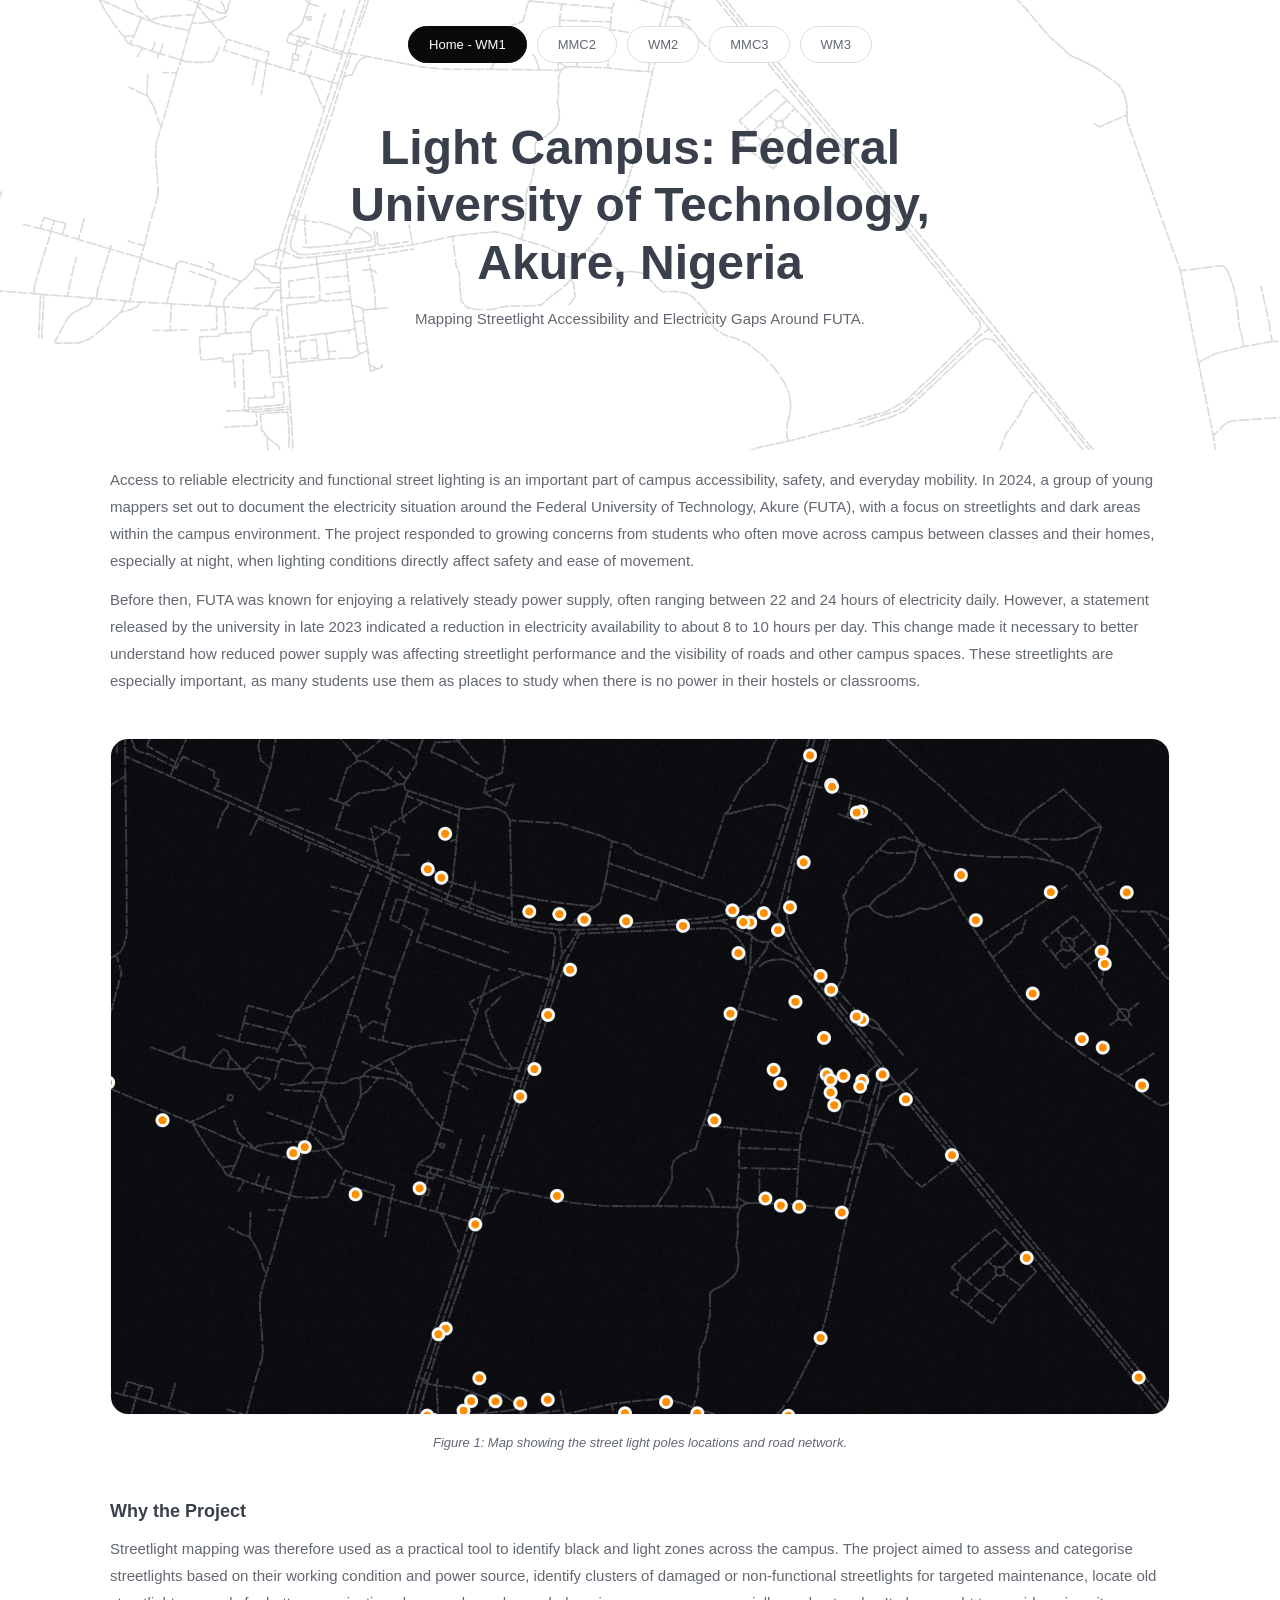
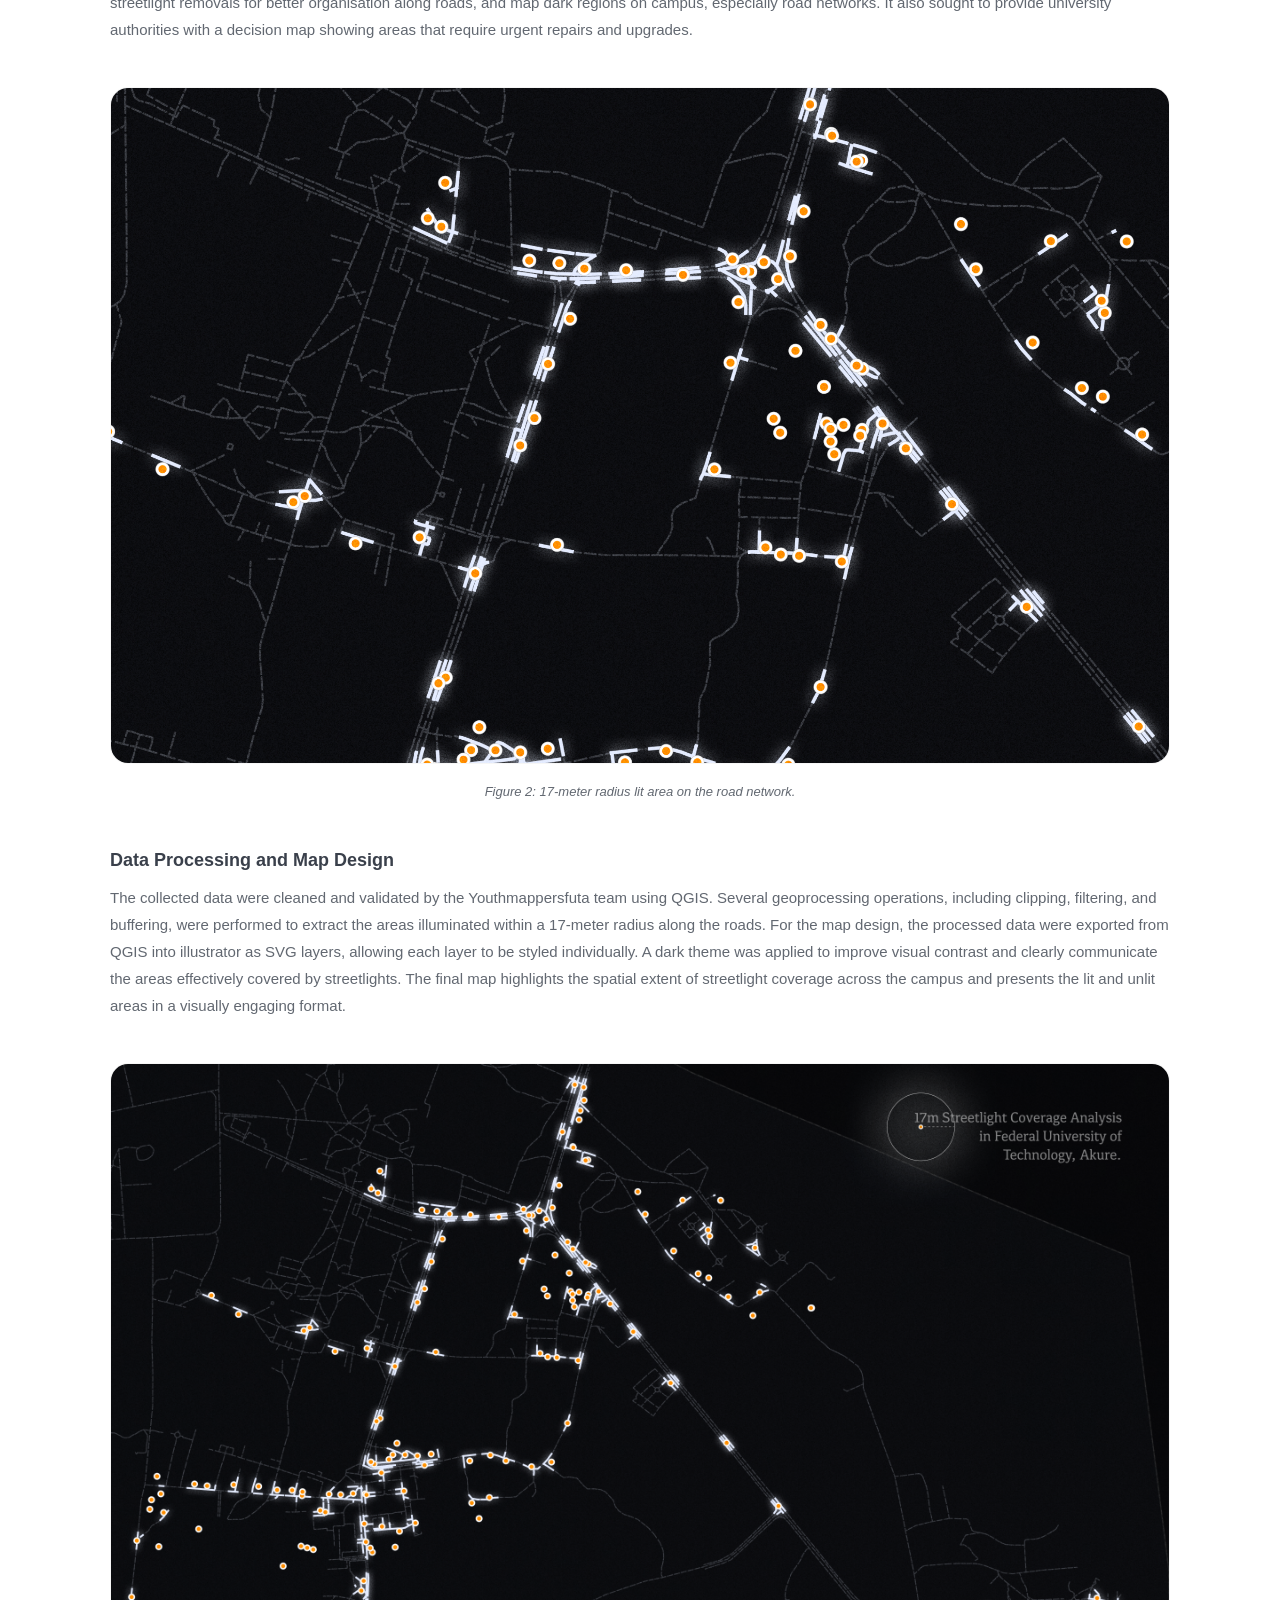
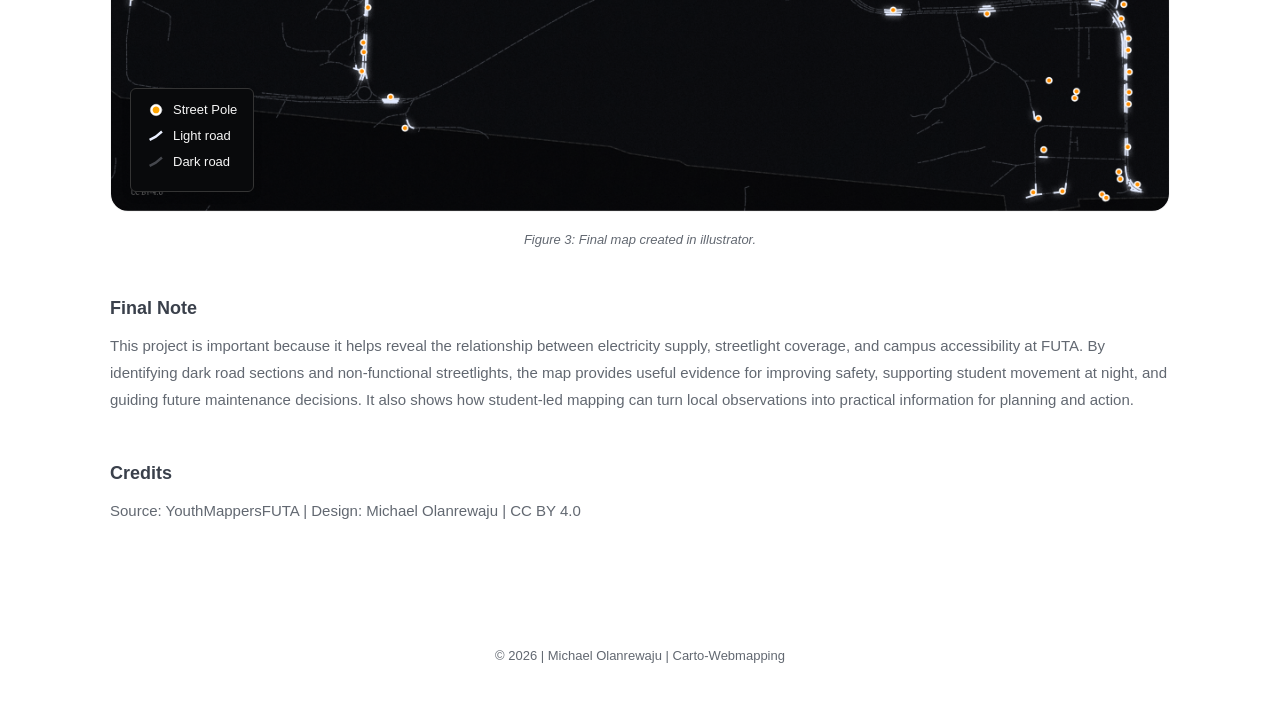
<file: index.html>
<!doctype html>
<html>

<head>
    <meta charset="utf-8" />
    <meta name="viewport" content="width=device-width, initial-scale=1.0" />
    <title>Carto-Webmapping</title>
    <link rel="stylesheet" href="style.css" />
    <link rel="icon" type="image/jpg" href="image/Favicon.png" />
</head>

<body>
    <header>
        <nav class="navigation">
            <!--the navigation does not have to be in the header, it can also be placed somewhere else-->
            <ul>
                <!--the navigation items correspond with the upcomming assignments and you fill the pages progressively-->
                <!--Home - WM1-->
                <li><a href="index.html" class="active">Home - WM1</a></li>
                <!--SVG - MMC2-->
                <li><a href="mmc2.html">MMC2</a></li>
                <!--Static map and Leaflet map - WM2-->
                <li><a href="wm2.html">WM2</a></li>
                <!--Responsive - MMC3-->
                <li><a href="mmc3.html">MMC3</a></li>
                <!--Basemap - WM3-->
                <li><a href="wm3.html">WM3</a></li>
            </ul>
        </nav>
    </header>

    <main>
        <!--Hero section-->
        <section class="hero-index">
            <div class="hero-content">
                <h1>
                    Light Campus: Federal University of Technology, Akure, Nigeria
                </h1>
                <p>
                    Mapping Streetlight Accessibility and Electricity Gaps Around FUTA.
                </p>
            </div>
        </section>


        <!--Content sections for introduction text-->
        <section class="content-section">
            <div class="container">
                <p>Access to reliable electricity and functional street lighting is an important part of campus
                    accessibility, safety, and everyday mobility. In 2024, a group of young mappers set out to document
                    the electricity situation around the Federal University of Technology, Akure (FUTA), with a focus on
                    streetlights and dark areas within the campus environment. The project responded to growing concerns
                    from students who often move across campus between classes and their homes, especially at night,
                    when lighting conditions directly affect safety and ease of movement.</p>
                <p>Before then, FUTA was known for enjoying a relatively steady power supply, often ranging between 22
                    and 24 hours of electricity daily. However, a statement released by the university in late 2023
                    indicated a reduction in electricity availability to about 8 to 10 hours per day. This change made
                    it necessary to better understand how reduced power supply was affecting streetlight performance and
                    the visibility of roads and other campus spaces. These streetlights are especially important, as
                    many students use them as places to study when there is no power in their hostels or classrooms.</p>
            </div>
        </section>

        <!--Introduction image section-->
        <section class="content-section">
            <div class="container">
                <figure>
                    <img src="image/map2.jpg"
                        alt="Figure 1: Map showing the street light poles locations and road network.">
                    <figcaption>Figure 1: Map showing the street light poles locations and road network.</figcaption>
                </figure>
            </div>
        </section>

        <!--Why the project section-->
        <section class="content-section">
            <div class="container">
                <h3>Why the Project</h3>
                <p>Streetlight mapping was therefore used as a practical tool to identify black and light zones across
                    the campus. The project aimed to assess and categorise streetlights based on their working condition
                    and power source, identify clusters of damaged or non-functional streetlights for targeted
                    maintenance, locate old streetlight removals for better organisation along roads, and map dark
                    regions on campus, especially road networks. It also sought to provide university authorities with a
                    decision map showing areas that require urgent repairs and upgrades.
                </p>
            </div>
        </section>

        <!--Introduction image section-->
        <section class="content-section">
            <div class="container">
                <figure>
                    <img src="image/map1.jpg" alt="Figure 2: 17-meter radius lit area on the road network.">
                    <figcaption>Figure 2: 17-meter radius lit area on the road network.</figcaption>
                </figure>
            </div>
        </section>

        <!--Data processing and map design section-->
        <section class="content-section">
            <div class="container">
                <h3>Data Processing and Map Design</h3>
                <p>The collected data were cleaned and validated by the Youthmappersfuta team using QGIS. Several
                    geoprocessing operations, including clipping, filtering, and buffering, were performed to extract
                    the areas illuminated within a 17-meter radius along the roads.
                    For the map design, the processed data were exported from QGIS into illustrator as SVG layers,
                    allowing
                    each layer to be styled individually. A dark theme was applied to improve visual contrast and
                    clearly communicate the areas effectively covered by streetlights. The final map highlights the
                    spatial extent of streetlight coverage across the campus and presents the lit and unlit areas in a
                    visually engaging format.
                </p>
            </div>
        </section>


        <!--Map container-->
        <section class="content-section">

            <!-- The map container placed inside the legend -->
            <div class="map-container">
                <figure>
                    <img src="image/StreetLight-FUTA.png" class="styled-map" alt="FUTA Project Image">
                    <figcaption>Figure 3: Final map created in illustrator.
                    </figcaption>
                </figure>


                <!--Legend container -->
                <div class="map-legend">
                    <div class="legend-item">
                        <img src="image/Pole.svg" class="legend-svg">
                        <span class="label">Street Pole</span>
                    </div>

                    <!-- second legend item -->
                    <div class="legend-item">
                        <img src="image/Light pole.svg" class="legend-svg">
                        <span class="label">Light road</span>
                    </div>
                    <!-- Third legend item -->
                    <div class="legend-item">
                        <img src="image/Dark Pole.svg" class="legend-svg">
                        <span class="label">Dark road</span>
                    </div>
                </div>


            </div>
        </section>


        <!--Final Note Section-->
        <section class="content-section">
            <div class="container">
                <h3>Final Note</h3>
                <p>This project is important because it helps reveal the relationship between electricity supply,
                    streetlight coverage, and campus accessibility at FUTA. By identifying dark road sections and
                    non-functional streetlights, the map provides useful evidence for improving safety, supporting
                    student movement at night, and guiding future maintenance decisions. It also shows how student-led
                    mapping can turn local observations into practical information for planning and action.
                </p>
            </div>
        </section>

        <!--Credit section-->
        <section class="content-section">
            <div class="container">
                <h3>Credits</h3>
                <p>Source: YouthMappersFUTA | Design: Michael Olanrewaju | CC BY 4.0 </p>
        </section>
    </main>

    <!--Footer section-->
    <footer>
        <div class="footer-content" <p>&copy; 2026 | Michael Olanrewaju | Carto-Webmapping</p>
        </div>
    </footer>
</body>

</html>
</file>
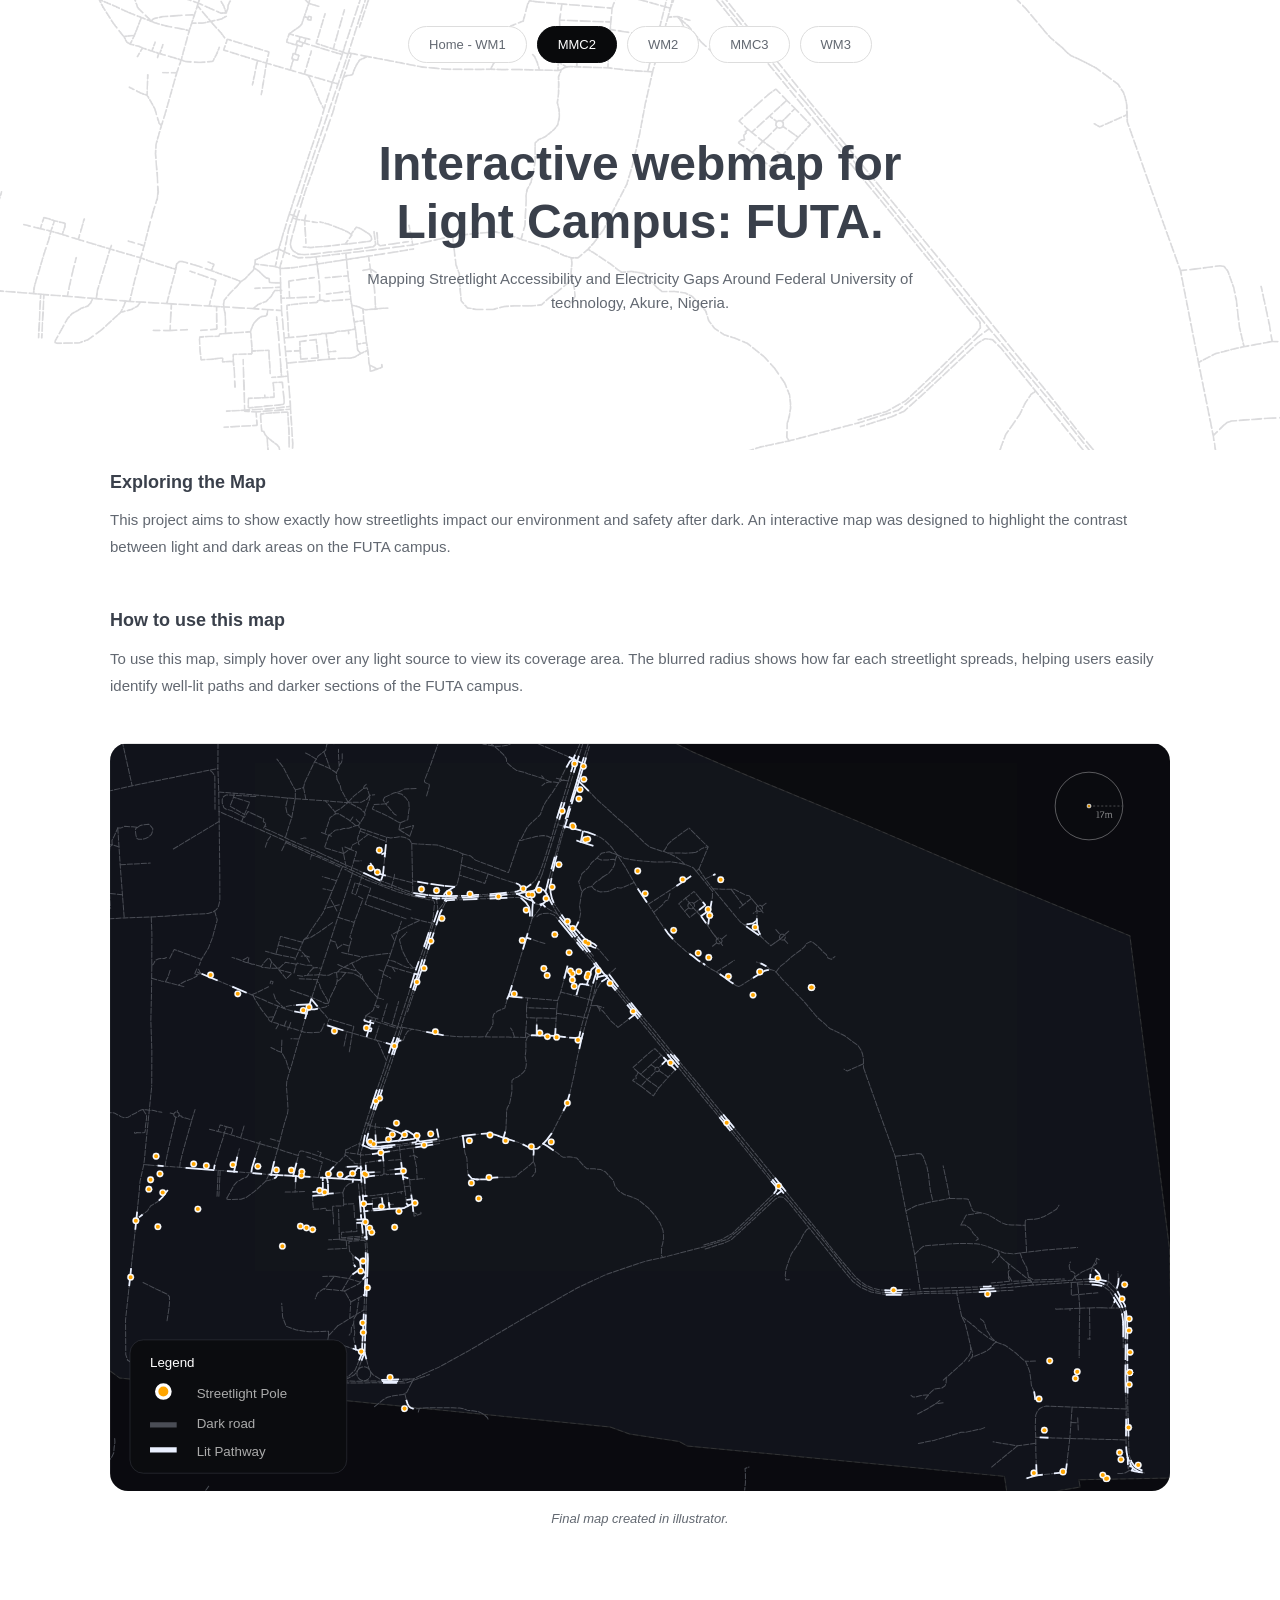
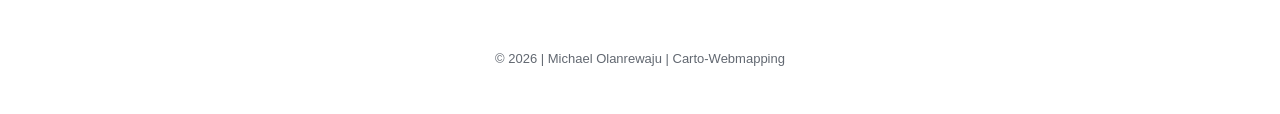
<file: mmc2.html>
<!doctype html>
<html>

<head>
    <meta charset="utf-8" />
    <meta name="viewport" content="width=device-width, initial-scale=1.0" />
    <title>Carto-Webmapping</title>
    <link rel="stylesheet" href="style.css" />
    <link rel="icon" type="image/jpg" href="image/Favicon.png" />
</head>

<body>
    <header>
        <nav class="navigation">
            <!--the navigation does not have to be in the header, it can also be placed somewhere else-->
            <ul>
                <!--the navigation items correspond with the upcomming assignments and you fill the pages progressively-->
                <!--Home - WM1-->
                <li><a href="index.html">Home - WM1</a></li>
                <!--SVG - MMC2-->
                <li><a href="mmc2.html" class="active">MMC2</a></li>
                <!--Static map and Leaflet map - WM2-->
                <li><a href="wm2.html">WM2</a></li>
                <!--Responsive - MMC3-->
                <li><a href="mmc3.html">MMC3</a></li>
                <!--Basemap - WM3-->
                <li><a href="wm3.html">WM3</a></li>
            </ul>
        </nav>
    </header>
    <main>
        <!--Hero section-->
        <section class="hero-index">
            <div class="hero-content">
                <h1>Interactive webmap for Light Campus: FUTA.</h1>
                <p>
                    Mapping Streetlight Accessibility and Electricity Gaps Around
                    Federal University of technology, Akure, Nigeria.
                </p>
            </div>
        </section>

        <!--Explore the map-->
        </section>
        <section class="content-section">
            <div class="container">
                <h3>Exploring the Map</h3>
                <p> This project aims to show exactly how streetlights impact our environment and safety after
                    dark. An interactive map was designed to highlight the contrast between light and dark areas on the
                    FUTA
                    campus. </p>
        </section>

        <!--How to use this map-->
        <section class="content-section">
            <div class="container">
                <h3>How to use this map</h3>
                <p> To use this map, simply hover over any light source to view its coverage area. The blurred radius
                    shows how far each streetlight spreads, helping users easily identify well-lit paths and darker
                    sections of the FUTA campus.</p>
        </section>


        <!--Map container-->
        <section class="content-section">

            <!-- The map container placed inside the legend -->
            <div class="map-container">
                <svg id="Layer_1" data-name="Layer 1" xmlns="http://www.w3.org/2000/svg"
                    xmlns:xlink="http://www.w3.org/1999/xlink" viewBox="0 0 3179 2245">
                    <defs>
                        <clipPath id="clip-path">
                            <rect x="0.22" y="3.14" width="3178.56" height="2238.71" fill="none" />
                        </clipPath>
                    </defs>
                    <rect id="BG" x="0.19" y="2.7" width="3178.81" height="2242.3" fill="#0b0c0f" />
                    <g id="Boundary_Area" data-name="Boundary Area">
                        <g clip-path="url(#clip-path)">
                            <g>
                                <g opacity="0.2">
                                    <path
                                        d="M3240.47,2184l-37.8,37.38-19.37-16.93-277.63,5.16,3.79,22-216.81,36.54-10.05-68.7-951.72-91.3-23.55-13.06-149.07-22.73-58.28-21L29.11,1904.54-185,1746.7V-224H1194.13l117.06,45.75L1603.1-46,1748,27.17,1906,95.28,2250.37,238.1l399.25,171.18,409.12,169L3177.5,1516l12.58,626.31Z"
                                        fill="#222732" stroke="#7d7d7d" stroke-width="3" stroke-dasharray="16 8"
                                        fill-rule="evenodd" />
                                </g>
                                <g opacity="0.2">
                                    <path
                                        d="M3240.47,2184l-37.8,37.38-19.37-16.93-277.63,5.16,3.79,22-216.81,36.54-10.05-68.7-951.72-91.3-23.55-13.06-149.07-22.73-58.28-21L29.11,1904.54-185,1746.7V-224H1194.13l117.06,45.75L1603.1-46,1748,27.17,1906,95.28,2250.37,238.1l399.25,171.18,409.12,169L3177.5,1516l12.58,626.31Z"
                                        fill="none" stroke="#7d7d7d" stroke-width="4" />
                                </g>
                            </g>
                        </g>
                    </g>
                    <g id="_17m_circle" data-name="17m circle">
                        <path d="M2936.34,189H3036" fill="none" stroke="#fff" stroke-dasharray="6.08 6.08" />
                        <path d="M2943,189.14a6.89,6.89,0,1,1-6.89-6.9A6.9,6.9,0,0,1,2943,189.14Z" fill="#fff"
                            stroke="#d4d4d4" stroke-linecap="square" stroke-linejoin="bevel" stroke-width="0.51"
                            fill-rule="evenodd" />
                        <path d="M2940.13,189A4.09,4.09,0,1,1,2936,185,4.09,4.09,0,0,1,2940.13,189Z" fill="orange"
                            fill-rule="evenodd" />
                        <circle cx="2936" cy="189" r="101.5" fill="#0d0f12" fill-opacity="0.41" stroke="#fff" />
                    </g>
                    <g id="Darkroad">
                        <g clip-path="url(#clip-path)">
                            <g>
                                <rect width="3178.56" height="2244.8" fill="none" />
                                <path
                                    d="M101.37,1264.29,90,1314.71l-1.42,15.48-1,15.67L74.79,1469.34,46.58,1729.73l.68,104.3,5.37,16.5"
                                    fill="none" stroke="#4a4d55" stroke-linecap="round" stroke-linejoin="bevel"
                                    stroke-width="3" stroke-dasharray="16 5" />
                                <path
                                    d="M123.68,522l1.93,50.23-.37,80.4.18,14.41-.59,38.43-.29,38.63-2.06,88.29,3,92.38-.43,104.48"
                                    fill="none" stroke="#4a4d55" stroke-linecap="round" stroke-linejoin="bevel"
                                    stroke-width="3" stroke-dasharray="16 5" />
                                <path d="M116.61,1265.8l-15.24-1.51,2.4-19.65,2.39-28.26,11.6-114.69,7.34-72.45"
                                    fill="none" stroke="#4a4d55" stroke-linecap="round" stroke-linejoin="bevel"
                                    stroke-width="3" stroke-dasharray="16 5" />
                                <path
                                    d="M14.11,2086l.66,11.44-2.4,15.13-1.09,16-5.66,12.53-10,13.37-8,18.35,1.09,18.78-.44,19.65-7.82,13.38-6.75,2.16L-34,2242.09l-3.47,8-.44,5.62-1.09,7.56"
                                    fill="none" stroke="#4a4d55" stroke-linecap="round" stroke-linejoin="bevel"
                                    stroke-width="3" stroke-dasharray="16 5" />
                                <path d="M171.08,1732.58l5.39-34.38,1.94-19.55-.16-18.34-6.91-7.19-34-15.93-42.17-21.08"
                                    fill="none" stroke="#4a4d55" stroke-linecap="round" stroke-linejoin="bevel"
                                    stroke-width="3" stroke-dasharray="16 5" />
                                <path d="M88.83,1421.2l24.24-18.84,8.5-13.81,22.07-13.45,15-14.9,13.21-17.58"
                                    fill="none" stroke="#4a4d55" stroke-linecap="round" stroke-linejoin="bevel"
                                    stroke-width="3" stroke-dasharray="16 5" />
                                <path
                                    d="M99.2,1099.17l3.26,6,3.26,5,3.28,4.32.86,8.86-1.3,10.56-1.52,9.93-.88,7.56V1160l-1.74,8-8,.86H88.31l-9.14-.86-2.82,4.53-3-4.74"
                                    fill="none" stroke="#4a4d55" stroke-linecap="round" stroke-linejoin="bevel"
                                    stroke-width="3" stroke-dasharray="16 5" />
                                <path
                                    d="M-11.32,1109.69l3.46,1.13,3.26-.21,4.79-2.16,4.13.22H8.46l3.47.64,5.67,2.81,5,2.81,5.46,2.37,4.34,3.24,8.93,3,6.08-.65,6.32-.65,5.22-2.59,4.79-3.67,12.18-5.39,6.53-4.54,10.88-5.39,5.88-1.51,9.13,1.07,9.43,1.45,1.9.29,7-.44,7.84,1.51,8.26,2.6,12.88,1.91"
                                    fill="none" stroke="#4a4d55" stroke-linecap="round" stroke-linejoin="bevel"
                                    stroke-width="3" stroke-dasharray="16 5" />
                                <path
                                    d="M884.45,1951.77l4.79,20.51,3.47,10.47,4.58,7.56,4.57,3.34,6.53,2.48,9.9.42,9.42-1,4.84-.51,28.83-1.51,30,.23h36.14l21.21.64,10.45,2.27,11.74,4.1,5,1,5.21.48,6.55.6,15.89,2.27,9.35,3.88,9.68,5.51,9.25,8.85,1.88,4.26"
                                    fill="none" stroke="#4a4d55" stroke-linecap="round" stroke-linejoin="bevel"
                                    stroke-width="3" stroke-dasharray="16 5" />
                                <path d="M924.46,2006.7l3.25-11.15" fill="none" stroke="#4a4d55" stroke-linecap="round"
                                    stroke-linejoin="bevel" stroke-width="3" stroke-dasharray="16 5" />
                                <path
                                    d="M905.08,1917.71l-14.22,28-6.41,6-6.19,2.38-28.51,3.44-17.85,4.55-14.15,8.42L790,1993.28"
                                    fill="none" stroke="#4a4d55" stroke-linecap="round" stroke-linejoin="bevel"
                                    stroke-width="3" stroke-dasharray="16 5" />
                                <path d="M529.44,1903.43l-31.89,60.65" fill="none" stroke="#4a4d55"
                                    stroke-linecap="round" stroke-linejoin="bevel" stroke-width="3"
                                    stroke-dasharray="16 5" />
                                <path
                                    d="M533.32,1913l18.91,1.93,16.93,1.72h54.55l100,2.63,82.22-.38,81.47.76,70.47-25.55"
                                    fill="none" stroke="#4a4d55" stroke-linecap="round" stroke-linejoin="bevel"
                                    stroke-width="3" stroke-dasharray="16 5" />
                                <path d="M910,1907.91l-5,9.8" fill="none" stroke="#4a4d55" stroke-linecap="round"
                                    stroke-linejoin="bevel" stroke-width="3" stroke-dasharray="16 5" />
                                <path d="M678,1907.78l17.54,5.81,60.62.4,6-.68,113.11,1.49,23.35-7.25" fill="none"
                                    stroke="#4a4d55" stroke-linecap="round" stroke-linejoin="bevel" stroke-width="3"
                                    stroke-dasharray="16 5" />
                                <path
                                    d="M781.35,1897.57l.91-6.38-1.1-6.27-3-5.76-4.33-4.3-5.42-2.88-6-1.2-6.1.59-5.68,2.3-4.76,3.83-3.81,5.83-1.65,6.75.68,6.89,2.92,6.31,4.85,5,6.25,3.13,7,1.9,6.26-2.17,5.7-3.08,4.47-4.68Z"
                                    fill="none" stroke="#4a4d55" stroke-linecap="round" stroke-linejoin="bevel"
                                    stroke-width="3" stroke-dasharray="16 5" />
                                <path d="M516.41,1911.27l16.91,1.72" fill="none" stroke="#4a4d55" stroke-linecap="round"
                                    stroke-linejoin="bevel" stroke-width="3" stroke-dasharray="16 5" />
                                <path d="M910.4,1907.2l-.36.71" fill="none" stroke="#4a4d55" stroke-linecap="round"
                                    stroke-linejoin="bevel" stroke-width="3" stroke-dasharray="16 5" />
                                <path
                                    d="M759.53,1747.54l-3.23,62.91,1.15,15.5-21.82,54.11-22.69,21.37-22.68.28-34.76,1.7-42.77.86"
                                    fill="none" stroke="#4a4d55" stroke-linecap="round" stroke-linejoin="bevel"
                                    stroke-width="3" stroke-dasharray="16 5" />
                                <path
                                    d="M758.62,1206.4l-7.54,26,.19,5.75.78,23.5,0,7.56.23,5.79.57,14,.86,21.72,4.73,48.91,2.31,23.87,2,20.9,2.27,23.4,2.77,28.65,1.59,25,.33,5.13,3.87,61L771,1612l-2.18,59.58-2.17,67.34-3,88.5"
                                    fill="none" stroke="#4a4d55" stroke-linecap="round" stroke-linejoin="bevel"
                                    stroke-width="3" stroke-dasharray="16 5" />
                                <path d="M757.45,1826l-20.32-7.14-27.85-8.63-23.5-10.36-26.55-2.59-7.4.86" fill="none"
                                    stroke="#4a4d55" stroke-linecap="round" stroke-linejoin="bevel" stroke-width="3"
                                    stroke-dasharray="16 5" />
                                <path d="M730.6,1741.1l3.49,28.07L731,1786.86l5.23,23.32.87,8.63" fill="none"
                                    stroke="#4a4d55" stroke-linecap="round" stroke-linejoin="bevel" stroke-width="3"
                                    stroke-dasharray="16 5" />
                                <path d="M682.92,1748l-27.61,29.8-3.47,20.29-23.08,8.63" fill="none" stroke="#4a4d55"
                                    stroke-linecap="round" stroke-linejoin="bevel" stroke-width="3"
                                    stroke-dasharray="16 5" />
                                <path d="M739.42,1713.7l-7.51,11.86-1.31,15.54-6.53,12.09-.87,15.11-6.09,7.77"
                                    fill="none" stroke="#4a4d55" stroke-linecap="round" stroke-linejoin="bevel"
                                    stroke-width="3" stroke-dasharray="16 5" />
                                <path
                                    d="M703.5,1643.43l44.36-22.22,3.36-4.21,15.07-18.79-2.55,56.39-2.07,45.58-2.14,47.36"
                                    fill="none" stroke="#4a4d55" stroke-linecap="round" stroke-linejoin="bevel"
                                    stroke-width="3" stroke-dasharray="16 5" />
                                <path d="M682.92,1748,719,1726.06l20.38-12.36,22.25-13.52" fill="none" stroke="#4a4d55"
                                    stroke-linecap="round" stroke-linejoin="bevel" stroke-width="3"
                                    stroke-dasharray="16 5" />
                                <path
                                    d="M719,1726.06l3-49.73-18.53-32.9-7.61-.76-52.61-5.27-3.13-.33-18.06,13.16-6.64,16.8"
                                    fill="none" stroke="#4a4d55" stroke-linecap="round" stroke-linejoin="bevel"
                                    stroke-width="3" stroke-dasharray="16 5" />
                                <path d="M739.42,1713.7l7.32-50.24" fill="none" stroke="#4a4d55" stroke-linecap="round"
                                    stroke-linejoin="bevel" stroke-width="3" stroke-dasharray="16 5" />
                                <path d="M722,1676.33l24.71-12.87,17-8.86" fill="none" stroke="#4a4d55"
                                    stroke-linecap="round" stroke-linejoin="bevel" stroke-width="3"
                                    stroke-dasharray="16 5" />
                                <path d="M695.89,1642.67l21.19-36,5.86-10L743.75,1582l9.27-.37" fill="none"
                                    stroke="#4a4d55" stroke-linecap="round" stroke-linejoin="bevel" stroke-width="3"
                                    stroke-dasharray="16 5" />
                                <path d="M751.22,1617l-34.14-10.33-43.91-7.74-29.89,38.47" fill="none" stroke="#4a4d55"
                                    stroke-linecap="round" stroke-linejoin="bevel" stroke-width="3"
                                    stroke-dasharray="16 5" />
                                <path d="M673.17,1598.93l-35.24.79" fill="none" stroke="#4a4d55" stroke-linecap="round"
                                    stroke-linejoin="bevel" stroke-width="3" stroke-dasharray="16 5" />
                                <path
                                    d="M718.2,1522.78l-1.75-20.51.11-7.13,15.24-1.7,11.69-.83,16-.6,5.29,0,1,16.24,1.09,16.62.23,17.7.42,29.25-.42,12.41-.44,6.15-.33,7.88"
                                    fill="none" stroke="#4a4d55" stroke-linecap="round" stroke-linejoin="bevel"
                                    stroke-width="3" stroke-dasharray="16 5" />
                                <path
                                    d="M766.62,1590.33l-3.82-2.81-9.78-5.94-1.2-10-1.31-10.79-1-5.82-3.49-4.55-10-7.54-8-6.59-4.13-5.18-1.63-4.54-3.58-.86-.44-2.9"
                                    fill="none" stroke="#4a4d55" stroke-linecap="round" stroke-linejoin="bevel"
                                    stroke-width="3" stroke-dasharray="16 5" />
                                <path d="M728,1536.26l.56,10,1.41,14.87,4.9,8.54" fill="none" stroke="#4a4d55"
                                    stroke-linecap="round" stroke-linejoin="bevel" stroke-width="3"
                                    stroke-dasharray="16 5" />
                                <path d="M769.39,1481.5l-35.95,4.3-45.55,2.53-32.15,1.8" fill="none" stroke="#4a4d55"
                                    stroke-linecap="round" stroke-linejoin="bevel" stroke-width="3"
                                    stroke-dasharray="16 5" />
                                <path
                                    d="M739.52,1439.13l15.45-.65,2.73,26.22.76,10.26-1.53,3.13-7.95,1-19.8,1.72-17.08,1.84L696.86,1484l-2.5-.65.12-11.44.21-4.64,17-.65,12.19-.76,15.46-.65,1.25-.26-1.15-18.52-.7-7.22Z"
                                    fill="none" stroke="#4a4d55" stroke-linecap="round" stroke-linejoin="bevel"
                                    stroke-width="3" stroke-dasharray="16 5" />
                                <path d="M723.85,1465.89l-.21-4.21" fill="none" stroke="#4a4d55" stroke-linecap="round"
                                    stroke-linejoin="bevel" stroke-width="3" stroke-dasharray="16 5" />
                                <path
                                    d="M733.53,1422.94l-1.94-31.51-.44-9.72-15.79.55-12.61.74-1.75-.21-.44,5.18-32.86,1.18.12,12.42,1.85,17.7,1.08,27.84"
                                    fill="none" stroke="#4a4d55" stroke-linecap="round" stroke-linejoin="bevel"
                                    stroke-width="3" stroke-dasharray="16 5" />
                                <path d="M765,1427.87l-11.36.83-16.92,1.2" fill="none" stroke="#4a4d55"
                                    stroke-linecap="round" stroke-linejoin="bevel" stroke-width="3"
                                    stroke-dasharray="16 5" />
                                <path d="M752.68,1417.76l1,10.94" fill="none" stroke="#4a4d55" stroke-linecap="round"
                                    stroke-linejoin="bevel" stroke-width="3" stroke-dasharray="16 5" />
                                <path d="M910.35,1408l1.09,5.19.32,5.83,6.32-1.74,5.43-2" fill="none" stroke="#4a4d55"
                                    stroke-linecap="round" stroke-linejoin="bevel" stroke-width="3"
                                    stroke-dasharray="16 5" />
                                <path
                                    d="M762.76,1404.47l9.62-.84,20.23-1.74,13.18-1.18,20.44-2.28,4.37-.32,8.09-.63,26.28-1.85h10.24l8.48-1.72,8.38-4.92,2.6-1.56"
                                    fill="none" stroke="#4a4d55" stroke-linecap="round" stroke-linejoin="bevel"
                                    stroke-width="3" stroke-dasharray="16 5" />
                                <path
                                    d="M781.16,1884.92l7.22,9.34,25.46,15.86,84.73-2.57,11.83-.36,26.38-13.27,49.83-22,91.41-50.51,168.21-99.29,156.25-88.5,83.18-38.57,42.62-14.8,77.55-26.09,51.82-11.11.91-.2,124.18-32.24,69.63-22.36,38.7-32.06,38.71-36,7.31-7.83,25.26-24,30.73-29.6,21.18-15.6"
                                    fill="none" stroke="#4a4d55" stroke-linecap="round" stroke-linejoin="bevel"
                                    stroke-width="3" stroke-dasharray="16 5" />
                                <path
                                    d="M412.43,1900l76.73,1.65,40.28,1.74,99.86,4.3,48.66,0,31.61,0,23.53-13,12.73-17.31,5.11-16.37,12.63-33.69,9.08,34.69,3.48,12.42,2,4.61"
                                    fill="none" stroke="#4a4d55" stroke-linecap="round" stroke-linejoin="bevel"
                                    stroke-width="3" stroke-dasharray="16 5" />
                                <path d="M708.4,1491.36,688,1490.18l-.06-1.85-2.45-89.78" fill="none" stroke="#4a4d55"
                                    stroke-linecap="round" stroke-linejoin="bevel" stroke-width="3"
                                    stroke-dasharray="16 5" />
                                <path d="M769.72,1486.63l-61.32,4.73,1.64,24-58.55,3.34" fill="none" stroke="#4a4d55"
                                    stroke-linecap="round" stroke-linejoin="bevel" stroke-width="3"
                                    stroke-dasharray="16 5" />
                                <path
                                    d="M1259.28,517.67V506l-2.61-13.81-8.26-12.53-14.36-13.8-6.54-2.16-14.36-.44L1075,468.89l-65.51,2.81-19.58,38.85-49.4,151.31-48.09,144"
                                    fill="none" stroke="#4a4d55" stroke-linecap="round" stroke-linejoin="bevel"
                                    stroke-width="3" stroke-dasharray="16 5" />
                                <path
                                    d="M908.13,449.26l16,2.69,24,3.56,26.87,2.8,25.35.54,21.22.55,23.06-.88,33.18-.86,20-1.83,32.33-1.94,37-3,26.22-2.05,23.83-2.81,18.28-6.58,13.92-5.94,13.6-9.93,12.85-11.86,10.34-18.15,9.57-24.27,7.82-23,8.6-27.41,8.93-28.05,2.4-5.73,6.08-21.58,5.34-20.19,12.73-40.58,6.19-20.4,10-33.34,10.63-35.21L1386,75.41l3-14.46.33-6.48.39-6.88,8.42-19.66,4.57-9.72,5.11-12.42,1.64-5.93"
                                    fill="none" stroke="#4a4d55" stroke-linecap="round" stroke-linejoin="bevel"
                                    stroke-width="3" stroke-dasharray="16 5" />
                                <path d="M1007.91,466l-11.5,20-12.84,16.84" fill="none" stroke="#4a4d55"
                                    stroke-linecap="round" stroke-linejoin="bevel" stroke-width="3"
                                    stroke-dasharray="16 5" />
                                <path d="M1000.33,458.85l2.72-6.36,7.84-8.1L1028,434.25l4.79-3.13" fill="none"
                                    stroke="#4a4d55" stroke-linecap="round" stroke-linejoin="bevel" stroke-width="3"
                                    stroke-dasharray="16 5" />
                                <path
                                    d="M1252.76-5.53l-21.32,4.32-17,2.15-11.33.43L1191.83,7l-11.33,1.3-12.18,1.3h-15.66l-32.21-6.06-16.54-7.33-14.36-2.6-7.39-3.44-6.54-3.89-14.36-3-10.45-.44L1043-19.36l-7.84-.42L1023-20.22l-7.84,1.74-8.69,4.32"
                                    fill="none" stroke="#4a4d55" stroke-linecap="round" stroke-linejoin="bevel"
                                    stroke-width="3" stroke-dasharray="16 5" />
                                <path
                                    d="M1323.49,285.1l-11.1-5.29-13.06-2.16-22.2,3-32.21,8.21-9.14,2.58-8.07.65-1.84,5.4L1195,388.79l-99-37.6-14-12-23.5-6.47"
                                    fill="none" stroke="#4a4d55" stroke-linecap="round" stroke-linejoin="bevel"
                                    stroke-width="3" stroke-dasharray="16 5" />
                                <path
                                    d="M1301.18,107l-37.53-11.55-10-2.91-8.93-3.89L1219,82.2l-9.57-6.91-15.56-13.16L1189.33,56l-.55-9.07-7.94-11.11-13.71-13.39L1152.66,9.58,1136.12-2.07l-12.41-10.58L1111-23.88l-6.31-6"
                                    fill="none" stroke="#4a4d55" stroke-linecap="round" stroke-linejoin="bevel"
                                    stroke-width="3" stroke-dasharray="16 5" />
                                <path
                                    d="M1126.11,881.06l1.41-2.86,3.15-6.32,8.89-12.09.8-1.07,5.66-9.4,3-10.35-1-16.2,3.27-9.93,5.82-4.75,5.18-4.2,21.75-8.75.9-3.39,5.86-22.18,1.13-4.32,3.42-6.31"
                                    fill="none" stroke="#4a4d55" stroke-linecap="round" stroke-linejoin="bevel"
                                    stroke-width="3" stroke-dasharray="16 5" />
                                <path
                                    d="M1265.9,526.29l-17,57.62-48.51,160.25-1.63,5.22-1.79,4.59-1.52,5,10.28,1.67,8.21.76,39.06,3.35,89.44,7.66"
                                    fill="none" stroke="#4a4d55" stroke-linecap="round" stroke-linejoin="bevel"
                                    stroke-width="3" stroke-dasharray="16 5" />
                                <path d="M1235.46,439.43l-3.16-6.69-4-6.8-6.7-3.78-5.48-2.16-4.21-.6" fill="none"
                                    stroke="#4a4d55" stroke-linecap="round" stroke-linejoin="bevel" stroke-width="3"
                                    stroke-dasharray="16 5" />
                                <path d="M1221.51,452.26l26.4,14,18.64,7" fill="none" stroke="#4a4d55"
                                    stroke-linecap="round" stroke-linejoin="bevel" stroke-width="3"
                                    stroke-dasharray="16 5" />
                                <path
                                    d="M1389.81,47.59,1383.1,52l-3.7,2.91-14.79,25.47-13.85,28.09-5.3,10.76-17.85,28.07-20.44,28.49-7.4,13.81-6.1,15.54-2.62,9.06-15.66,15.11-12.62,11.22-10.89,11.23-6.08,11.65-12.71,24.34-5.38,4.37"
                                    fill="none" stroke="#4a4d55" stroke-linecap="round" stroke-linejoin="bevel"
                                    stroke-width="3" stroke-dasharray="16 5" />
                                <path
                                    d="M1414.55,885.7l-8.7-.55-32.53-2-38.41-4.64-55.36-1.7L1268,876.4l-6.63.55-4.86,1.9-4.64,3.07-6,1.51"
                                    fill="none" stroke="#4a4d55" stroke-linecap="round" stroke-linejoin="bevel"
                                    stroke-width="3" stroke-dasharray="16 5" />
                                <path d="M1261.38,877l-14.72-8.63,2.61-35.5" fill="none" stroke="#4a4d55"
                                    stroke-linecap="round" stroke-linejoin="bevel" stroke-width="3"
                                    stroke-dasharray="16 5" />
                                <path
                                    d="M1291.88,437.59l-8.16-.29-7.79,2.45-4.56,3.05-5.31,6.46-2.74,7.87.16,8.32,3.07,7.76,1.9,2.66,7.35,6,9.12,2.66,8.66-.7,2.32-.94,7.48-4.76,5.23-7.14,2.24-8.52-1.06-8.76-4.17-7.74-6.13-5.35Z"
                                    fill="none" stroke="#4a4d55" stroke-linecap="round" stroke-linejoin="bevel"
                                    stroke-width="3" stroke-dasharray="16 5" />
                                <path d="M1268.45,475.87l-1.62,19.55-.47,15.24-.46,15.63" fill="none" stroke="#4a4d55"
                                    stroke-linecap="round" stroke-linejoin="bevel" stroke-width="3"
                                    stroke-dasharray="16 5" />
                                <path d="M1265.9,526.29l20.84-26.42,3.83-6.1,3-10" fill="none" stroke="#4a4d55"
                                    stroke-linecap="round" stroke-linejoin="bevel" stroke-width="3"
                                    stroke-dasharray="16 5" />
                                <path
                                    d="M1397.9,758.78l4.25-14.57,4.35-15.44,3-5.4,3.8-.29,10.89.84,6.08.54,15.24,6.36,8.55-28.31,5.81-16.36,2.94-10.16-3.41-3.94-2.91-3.39L1448,656.47l-15.67-18.79-18.71-23.41-13.18-16.08-54.5-66.27-13.06-15.11-10-4.32-7.82-2.15-15.67.86-12.19,3.89-7,6"
                                    fill="none" stroke="#4a4d55" stroke-linecap="round" stroke-linejoin="bevel"
                                    stroke-width="3" stroke-dasharray="16 5" />
                                <path d="M1295.9,482.85l9.63,9.08,15.07,9.12,21.18,12.08" fill="none" stroke="#4a4d55"
                                    stroke-linecap="round" stroke-linejoin="bevel" stroke-width="3"
                                    stroke-dasharray="16 5" />
                                <path d="M1437.6-61.34l-4.53,16.43L1401.6,53.83l-58.87,191-2.06,6.31-44.5,141.82"
                                    fill="none" stroke="#4a4d55" stroke-linecap="round" stroke-linejoin="bevel"
                                    stroke-width="3" stroke-dasharray="16 5" />
                                <path d="M1321.41,116.85l-11.31-5-8.92-4.85-1.51-2.35-2.84-4.45-2.58-1.78" fill="none"
                                    stroke="#4a4d55" stroke-linecap="round" stroke-linejoin="bevel" stroke-width="3"
                                    stroke-dasharray="16 5" />
                                <path d="M1345.46,119.22l-13.6-2.58-10.45.21-5.76.11L1304,120.84l-8.37,7.3" fill="none"
                                    stroke="#4a4d55" stroke-linecap="round" stroke-linejoin="bevel" stroke-width="3"
                                    stroke-dasharray="16 5" />
                                <path d="M1341.78,513.13l-32-59.46" fill="none" stroke="#4a4d55" stroke-linecap="round"
                                    stroke-linejoin="bevel" stroke-width="3" stroke-dasharray="16 5" />
                                <path d="M1317.94,399.4l39.27-143,2.5-7,41.89-138.7,14-50.22L1447.35-40,1452-54.8"
                                    fill="none" stroke="#4a4d55" stroke-linecap="round" stroke-linejoin="bevel"
                                    stroke-width="3" stroke-dasharray="16 5" />
                                <path
                                    d="M1449.91,638.77,1406.62,585l-17.2-23.53-25.9-32.6-22-32.37-9.15-13.6-7-16-4.14-19-.65-21.81,4.57-27.19,10.88-47.48,18.07-66.27,9.14-31.3,1.18-3.41,11.87-40.19,15.23-51.81L1406.75,115l16.61-55.82,14.36-48.56"
                                    fill="none" stroke="#4a4d55" stroke-linecap="round" stroke-linejoin="bevel"
                                    stroke-width="3" stroke-dasharray="16 5" />
                                <path
                                    d="M1334.91,878.46l3.22-52.9.92-15.33,1.18-13.32,2.18-24.53,9.36-25.48,19.81-76.62"
                                    fill="none" stroke="#4a4d55" stroke-linecap="round" stroke-linejoin="bevel"
                                    stroke-width="3" stroke-dasharray="16 5" />
                                <path d="M1339.05,810.23l47.59,7.35,34.58,5.33,10.24,1.57" fill="none" stroke="#4a4d55"
                                    stroke-linecap="round" stroke-linejoin="bevel" stroke-width="3"
                                    stroke-dasharray="16 5" />
                                <path d="M1374.47,113.8l-11-2-12.76-3.31-12.33-3" fill="none" stroke="#4a4d55"
                                    stroke-linecap="round" stroke-linejoin="bevel" stroke-width="3"
                                    stroke-dasharray="16 5" />
                                <path d="M1363.52,111.77l-10.45.87-7.61,6.58" fill="none" stroke="#4a4d55"
                                    stroke-linecap="round" stroke-linejoin="bevel" stroke-width="3"
                                    stroke-dasharray="16 5" />
                                <path d="M1446.11,772.26l-9.59-2.68-38.62-10.8-46.13-11.88" fill="none" stroke="#4a4d55"
                                    stroke-linecap="round" stroke-linejoin="bevel" stroke-width="3"
                                    stroke-dasharray="16 5" />
                                <path
                                    d="M1389.42,561.5l5.61-6.88,2.66-3.28,9.58-19.42,4.35-22.44-3.5-19.86,4.79-30.66,2.62-12.08-5.65-16-4.41-16.49"
                                    fill="none" stroke="#4a4d55" stroke-linecap="round" stroke-linejoin="bevel"
                                    stroke-width="3" stroke-dasharray="16 5" />
                                <path d="M1133.89,392.83l35.53,13,42.46,13.53" fill="none" stroke="#4a4d55"
                                    stroke-linecap="round" stroke-linejoin="bevel" stroke-width="3"
                                    stroke-dasharray="16 5" />
                                <path
                                    d="M1053,365.94l36.16,12,36,12,8.7,2.89-7.13,21.06-2.48,7.35L1100,413.17l-39-13-13.16-4.38"
                                    fill="none" stroke="#4a4d55" stroke-linecap="round" stroke-linejoin="bevel"
                                    stroke-width="3" stroke-dasharray="16 5" />
                                <path
                                    d="M905,301.39l23.52,1.74,52.21,2.8,28.72,8.85,32,9.93,17,8-4.35,25-1.08,8.21L1050.16,383l-2.36,12.82-1.12,5.74-6.1,23.95-7.83,5.62-33.07-3.23-46.36-6.26L920,415.36l-12.64-1.7"
                                    fill="none" stroke="#4a4d55" stroke-linecap="round" stroke-linejoin="bevel"
                                    stroke-width="3" stroke-dasharray="16 5" />
                                <path d="M1248.87,583.91,1305,601.59" fill="none" stroke="#4a4d55"
                                    stroke-linecap="round" stroke-linejoin="bevel" stroke-width="3"
                                    stroke-dasharray="16 5" />
                                <path d="M1338.13,825.56l-58.13-1-30.19-.51-.87-30.45,91.29,3.33" fill="none"
                                    stroke="#4a4d55" stroke-linecap="round" stroke-linejoin="bevel" stroke-width="3"
                                    stroke-dasharray="16 5" />
                                <path d="M1248.94,793.58l4-28.86" fill="none" stroke="#4a4d55" stroke-linecap="round"
                                    stroke-linejoin="bevel" stroke-width="3" stroke-dasharray="16 5" />
                                <path d="M1279.55,876.76l.45-52.22" fill="none" stroke="#4a4d55" stroke-linecap="round"
                                    stroke-linejoin="bevel" stroke-width="3" stroke-dasharray="16 5" />
                                <path d="M1468.86,676.2l-21.78-30.54L1413.24,604l-71.46-90.86" fill="none"
                                    stroke="#4a4d55" stroke-linecap="round" stroke-linejoin="bevel" stroke-width="3"
                                    stroke-dasharray="16 5" />
                                <path
                                    d="M742.57,1232.67l4.67-22.23,1.53-9.4,2.94-10.25,2-6,1.68-7,4.25-13.37,6.08-20.19,1.82-5.47,3.62-10.93,4.36-14.14,7.24-20.75,2.82-8,11-33.57,11.76-34.76,14.36-41.65,6.52-22.67,13.06-41.66"
                                    fill="none" stroke="#4a4d55" stroke-linecap="round" stroke-linejoin="bevel"
                                    stroke-width="3" stroke-dasharray="16 5" />
                                <path d="M745,1322.35l3.15,31.74,2,26.54,2.19,26.34.42,10.79" fill="none"
                                    stroke="#4a4d55" stroke-linecap="round" stroke-linejoin="bevel" stroke-width="3"
                                    stroke-dasharray="16 5" />
                                <path
                                    d="M988.69,1201.16l-34.56,5.72-27.47,4.24-18.11,2.81-10.73,1.65-9.34,1.45-10.08,1.55-8.58,1.32-10.24,1.59-6.93,1.07-15.46,2.38-13.86,2.15-6.26,1-7.52,1.17-17.64,2.71-16.17,2.5-13,.91-10,.5"
                                    fill="none" stroke="#4a4d55" stroke-linecap="round" stroke-linejoin="bevel"
                                    stroke-width="3" stroke-dasharray="16 5" />
                                <path
                                    d="M758.42,1359.7l8.18-.81,23.19-1.9,22.73-3.13,10.89-.75,1.74-1.5,7.75,0,5.47-.49,7.06-.24,4.41-1.69,3.12-1.35,12.3-.81,7.54-1,12.24-2.36,1.25,9.15L888,1370.7l1.31,10.58,5.33,6.15,12.62-5.72,2.06,21.48,1,4.85,8.49,4,4.67,3.25,9.36-3.46-.55-4.43"
                                    fill="none" stroke="#4a4d55" stroke-linecap="round" stroke-linejoin="bevel"
                                    stroke-width="3" stroke-dasharray="16 5" />
                                <path
                                    d="M766.6,1358.89l-3.45-57.31,13-1.83,16.44-1.74,18.71-1.3,4-.1,2.45-1,.12-1.51,3.63-1.84"
                                    fill="none" stroke="#4a4d55" stroke-linecap="round" stroke-linejoin="bevel"
                                    stroke-width="3" stroke-dasharray="16 5" />
                                <path
                                    d="M781.54,1144.62l-.87,3.62-1.43,5.86-2.84,10.46-5.55,20.19-1.52,8.42,2.08,7.34,3,4.1,8.83,5.62,10.75,1.06,19.7-1.39L836.8,1207l17-1.51,17.51-2,38.31-5.2,7.61-1.07,4.14-4.1-2-13.81-.86-8.63"
                                    fill="none" stroke="#4a4d55" stroke-linecap="round" stroke-linejoin="bevel"
                                    stroke-width="3" stroke-dasharray="16 5" />
                                <path d="M782.07,1142.87l8.16-26.11,5.55-18" fill="none" stroke="#4a4d55"
                                    stroke-linecap="round" stroke-linejoin="bevel" stroke-width="3"
                                    stroke-dasharray="16 5" />
                                <path
                                    d="M792.52,1197.58l13,1.09,14.59-1.51,15-.86,15.67-1.94,16.33-1.95L878.91,1176l-1.43-1-5.76-4L860.94,1166l-8.7-3.25-15.67-5.94L822.21,1153"
                                    fill="none" stroke="#4a4d55" stroke-linecap="round" stroke-linejoin="bevel"
                                    stroke-width="3" stroke-dasharray="16 5" />
                                <path d="M829.28,952.39l-8-15.55-6.1-15.1-6.74-15.32-5.66-11.67L800,891.44" fill="none"
                                    stroke="#4a4d55" stroke-linecap="round" stroke-linejoin="bevel" stroke-width="3"
                                    stroke-dasharray="16 5" />
                                <path
                                    d="M809.05,1062.26l7.17-21.91,6.75-19.74,5.23-13.83,8.92-26.55L845.93,955l5.76-21.16,7.84-24.6,4.35-13.83,6.1-3,5.34-.44,4.78-1.51,3.27-9.29,3.79-7.77,5.67-8.84,9.25-4,3.88-2.39"
                                    fill="none" stroke="#4a4d55" stroke-linecap="round" stroke-linejoin="bevel"
                                    stroke-width="3" stroke-dasharray="16 5" />
                                <path d="M821.56,1292.23l-.11-25.57-2.34-22-.49-4.58L817.07,1228l-1.81-13" fill="none"
                                    stroke="#4a4d55" stroke-linecap="round" stroke-linejoin="bevel" stroke-width="3"
                                    stroke-dasharray="16 5" />
                                <path d="M846.49,898.42l15.21-43.16" fill="none" stroke="#4a4d55" stroke-linecap="round"
                                    stroke-linejoin="bevel" stroke-width="3" stroke-dasharray="16 5" />
                                <path
                                    d="M1245.91,883.43l-16.76-.65-16-.39-37.83-.91-30.22.13-19-.55-19.6.32-59.06-.32L1003.26,877l-38.18-7.45L906,858.16l-28-5.38-5.12-1"
                                    fill="none" stroke="#4a4d55" stroke-linecap="round" stroke-linejoin="bevel"
                                    stroke-width="3" stroke-dasharray="16 5" />
                                <path d="M885,1343.74l-1.9-12.53-2.71-18.47-1.75-11.44-1.63-10.46" fill="none"
                                    stroke="#4a4d55" stroke-linecap="round" stroke-linejoin="bevel" stroke-width="3"
                                    stroke-dasharray="16 5" />
                                <path d="M878.68,1301.3l12,2.81,7.94,3.89,1.52,20.4,4.47,35,.55,4.85,2.17,13.49"
                                    fill="none" stroke="#4a4d55" stroke-linecap="round" stroke-linejoin="bevel"
                                    stroke-width="3" stroke-dasharray="16 5" />
                                <path d="M908.55,1213.93l3.42,23,7,32.58,1.76,27,.65,11.65" fill="none" stroke="#4a4d55"
                                    stroke-linecap="round" stroke-linejoin="bevel" stroke-width="3"
                                    stroke-dasharray="16 5" />
                                <path d="M923.51,1172.12l.65,5.62.88,14.46,4.13,3.23,50.05-7.24" fill="none"
                                    stroke="#4a4d55" stroke-linecap="round" stroke-linejoin="bevel" stroke-width="3"
                                    stroke-dasharray="16 5" />
                                <path
                                    d="M1058.22,1178.33l6.22,51.25,5.87,15.74,1.77,32.08,1.77,16.32,10.92,12.45,16.11,2.73"
                                    fill="none" stroke="#4a4d55" stroke-linecap="round" stroke-linejoin="bevel"
                                    stroke-width="3" stroke-dasharray="16 5" />
                                <path
                                    d="M1100.88,1308.9h29.4l20-5.26,19.41-1.17h29.4l17.64-1.75,13.21-12.17,15-11.15,18.8-15.75,5.89-7v-12.83l1.17-15.16L1270,1217"
                                    fill="none" stroke="#4a4d55" stroke-linecap="round" stroke-linejoin="bevel"
                                    stroke-width="3" stroke-dasharray="16 5" />
                                <path d="M774.88,863.45l-2.71-1.07,2.17-9.49,3.38.86" fill="none" stroke="#4a4d55"
                                    stroke-linecap="round" stroke-linejoin="bevel" stroke-width="3"
                                    stroke-dasharray="16 5" />
                                <path d="M1213.13,882.39l-4.33-14.07-4.25-9.6-3.47-3.9" fill="none" stroke="#4a4d55"
                                    stroke-linecap="round" stroke-linejoin="bevel" stroke-width="3"
                                    stroke-dasharray="16 5" />
                                <path d="M1246.66,868.32l-.75,15.11" fill="none" stroke="#4a4d55" stroke-linecap="round"
                                    stroke-linejoin="bevel" stroke-width="3" stroke-dasharray="16 5" />
                                <path d="M1269.63,1254.65l4.89,10.71,2,20.09-6.31,10.35-4.35,4.53" fill="none"
                                    stroke="#4a4d55" stroke-linecap="round" stroke-linejoin="bevel" stroke-width="3"
                                    stroke-dasharray="16 5" />
                                <path
                                    d="M1180.31,1184.1l7.17-26,.65-18.77,1.3-24.62-.21-8.19,1.73-10.79,7.19-13.6,3.47-15.76,3.93-22-.23-19.65.23-12.51,6.08-5.82,11.54-5,8.49-6.7,8-6.89,5.87-7.78,2-8.63,1.09-7.35-.86-11.65-2.84-11.65,2.18-16.63.22-16-.22-13.81,4.78-12.41"
                                    fill="none" stroke="#4a4d55" stroke-linecap="round" stroke-linejoin="bevel"
                                    stroke-width="3" stroke-dasharray="16 5" />
                                <path d="M836.84,1384.19l13.43-.88" fill="none" stroke="#4a4d55" stroke-linecap="round"
                                    stroke-linejoin="bevel" stroke-width="3" stroke-dasharray="16 5" />
                                <path d="M838.7,1397.48l-1.86-13.29-3.94-32.55" fill="none" stroke="#4a4d55"
                                    stroke-linecap="round" stroke-linejoin="bevel" stroke-width="3"
                                    stroke-dasharray="16 5" />
                                <path
                                    d="M758.62,1206.4l24.32,10.4,22.12-.46,10.2-1.34,53-6.32,67.68-8.06,51.61-6.64,70.7-15.65,39-4.48,36.76-3.28,19.38,4.09,8.87,2.48,18.13,7,45,13.71,31.56,15.11L1270,1217l11.94-.2,17.12-14.68"
                                    fill="none" stroke="#4a4d55" stroke-linecap="round" stroke-linejoin="bevel"
                                    stroke-width="3" stroke-dasharray="16 5" />
                                <path d="M922.1,1243l-5.66-3.67-4.47-2.48-8.48,1.5-4.68,1" fill="none" stroke="#4a4d55"
                                    stroke-linecap="round" stroke-linejoin="bevel" stroke-width="3"
                                    stroke-dasharray="16 5" />
                                <path d="M821.56,1292.23l7.72.52.07,1.84,47.7-3.75" fill="none" stroke="#4a4d55"
                                    stroke-linecap="round" stroke-linejoin="bevel" stroke-width="3"
                                    stroke-dasharray="16 5" />
                                <path d="M767.56,1138.81l7.4,2.89,6.58,2.92" fill="none" stroke="#4a4d55"
                                    stroke-linecap="round" stroke-linejoin="bevel" stroke-width="3"
                                    stroke-dasharray="16 5" />
                                <path d="M842.34,910.73l1.71-6.45" fill="none" stroke="#4a4d55" stroke-linecap="round"
                                    stroke-linejoin="bevel" stroke-width="3" stroke-dasharray="16 5" />
                                <path d="M872.8,1346.1l.56,5.83" fill="none" stroke="#4a4d55" stroke-linecap="round"
                                    stroke-linejoin="bevel" stroke-width="3" stroke-dasharray="16 5" />
                                <path d="M846.49,898.42l-2.44,5.86" fill="none" stroke="#4a4d55" stroke-linecap="round"
                                    stroke-linejoin="bevel" stroke-width="3" stroke-dasharray="16 5" />
                                <path d="M883.14,1331.21l17-2.81" fill="none" stroke="#4a4d55" stroke-linecap="round"
                                    stroke-linejoin="bevel" stroke-width="3" stroke-dasharray="16 5" />
                                <path d="M888,1370.7l17.09-2.48" fill="none" stroke="#4a4d55" stroke-linecap="round"
                                    stroke-linejoin="bevel" stroke-width="3" stroke-dasharray="16 5" />
                                <path d="M898.59,1308l5,1.61,10.45-1.18,7.29-.33" fill="none" stroke="#4a4d55"
                                    stroke-linecap="round" stroke-linejoin="bevel" stroke-width="3"
                                    stroke-dasharray="16 5" />
                                <path d="M921.34,1308.1l11-1.07,10.34-.44" fill="none" stroke="#4a4d55"
                                    stroke-linecap="round" stroke-linejoin="bevel" stroke-width="3"
                                    stroke-dasharray="16 5" />
                                <path d="M987.52,1194l-6.78-34.8" fill="none" stroke="#4a4d55" stroke-linecap="round"
                                    stroke-linejoin="bevel" stroke-width="3" stroke-dasharray="16 5" />
                                <path d="M868.23,1208.68l.92,10,.83,8.95,2.38,21.37,3.06,27.41,1.63,14.46" fill="none"
                                    stroke="#4a4d55" stroke-linecap="round" stroke-linejoin="bevel" stroke-width="3"
                                    stroke-dasharray="16 5" />
                                <path
                                    d="M1446.11,772.26l-4.06,16.07-10.59,36.15-16.91,61.22-13.16,57.84-9.8,52.24L1379.84,1048l-11.1,37.78-17,32.59-24.16,47.91-17.62,24-10.55,11.44-.39.42"
                                    fill="none" stroke="#4a4d55" stroke-linecap="round" stroke-linejoin="bevel"
                                    stroke-width="3" stroke-dasharray="16 5" />
                                <path
                                    d="M1299.44,1201.71l10.55,6.46,30.47,20.29,13,10.36,6.1,3.89,17.18-1.51,11.1,1.72,12.19,1.95,10,11.21,11.54,13,9.78,8,21.78-.23,18.91,2.6,13.07,6.26,15.17,16.29,8.76,9.4,5.44,17.47,10.45,13.83,17.2,11.44,18.71,5.82,22.63,9.5,29.81,23.73,18.71,20.73,17.85,25.91,8.48,20.93,1.74,14,.23,10.35-2.61,15.54-3.27,11.23-.87,24.39,4.05,6.77"
                                    fill="none" stroke="#4a4d55" stroke-linecap="round" stroke-linejoin="bevel"
                                    stroke-width="3" stroke-dasharray="16 5" />
                                <path
                                    d="M1495.91,693.17l32.08,42.4,56.45,70.65,42.06,48.12,69.33,86.81,72,85.68,62.52,76.68,86,104.83,57.59,70.28,39,48.86,39.42,49.23,70.08,85.69,54.94,69.9,33,39.47,28.41,32.69"
                                    fill="none" stroke="#4a4d55" stroke-linecap="round" stroke-linejoin="bevel"
                                    stroke-width="3" stroke-dasharray="16 5" />
                                <path d="M1978.92,1309.59l-153-188.93-148.49-180" fill="none" stroke="#4a4d55"
                                    stroke-linecap="round" stroke-linejoin="bevel" stroke-width="3"
                                    stroke-dasharray="16 5" />
                                <path
                                    d="M1780.94,1505.46l50.5-14.86,34.49-19.34,54-51.08,55-53.56,15.5-14.38,8-10.9-1-10.42-18.5-21.33"
                                    fill="none" stroke="#4a4d55" stroke-linecap="round" stroke-linejoin="bevel"
                                    stroke-width="3" stroke-dasharray="16 5" />
                                <path
                                    d="M1784.88,1517.65l55.69-17.67,22-9.77,31.84-28.56,100-93.2,12.51-7.51,13.25,1.86,15.16,15,61.84,76.8,23.79,29.55,70.1,86.83,37.12,44.34,23.5,17.29,30.68,13.9,45.86,8.26,56.82.76,44.7-4.14,37.15-1.11,72.67-.2,55-2.82,114-6.38"
                                    fill="none" stroke="#4a4d55" stroke-linecap="round" stroke-linejoin="bevel"
                                    stroke-width="3" stroke-dasharray="16 5" />
                                <path
                                    d="M1885.36,730.07l8.05-3.24,17-11.23,52-32.16,8.71-2.37,9.57-1.87,12.41,3.72,4.45,4,17.53,20.47,64.84,66.27L2107.85,807l2.1,2.27,3.26,4.32L2124,825.48,2137.68,837l7.07,5.82,5.11,5.41,3.15,3.13,7.08,5.6,11.86,5.19,6.75,3.44,7.06,3.46,8.82,4.54,10.13,5.29,38.71,28.59,9.71,14.57,3.68,10.7,2.52,12.39.43,16.91.33,12.44"
                                    fill="none" stroke="#4a4d55" stroke-linecap="round" stroke-linejoin="bevel"
                                    stroke-width="3" stroke-dasharray="16 5" />
                                <path
                                    d="M1913.51,2331.45l-2.82-30.74-2.18-21.58L1904,2264l-1.31-16.2,3-29.63v-23.09l-.44-10.8-.87-8.2,12-4.75"
                                    fill="none" stroke="#4a4d55" stroke-linecap="round" stroke-linejoin="bevel"
                                    stroke-width="3" stroke-dasharray="16 5" />
                                <path
                                    d="M2037.27,1610l-10.61.37-1.53-15,2.66-19.16,8-23.67,8-21,11.73-16.55,13.65-19.91,9.08-19.16,11-16.17,8-5.06"
                                    fill="none" stroke="#4a4d55" stroke-linecap="round" stroke-linejoin="bevel"
                                    stroke-width="3" stroke-dasharray="16 5" />
                                <path d="M2259.76,962.06l-48.64,21.63-9.79-5.58" fill="none" stroke="#4a4d55"
                                    stroke-linecap="round" stroke-linejoin="bevel" stroke-width="3"
                                    stroke-dasharray="16 5" />
                                <path d="M2238.78,1604.46l25.77,20.3,20.46,9.4,21.6,5.62,42.8,2.63,51.15-4.51"
                                    fill="none" stroke="#4a4d55" stroke-linecap="round" stroke-linejoin="bevel"
                                    stroke-width="3" stroke-dasharray="16 5" />
                                <path d="M2354.85,1239.68l27.52-2.91,43-5.68,7.5,1.48" fill="none" stroke="#4a4d55"
                                    stroke-linecap="round" stroke-linejoin="bevel" stroke-width="3"
                                    stroke-dasharray="16 5" />
                                <path d="M2422,2012.39l28.47-15.14,26-15.82,12.53-9.72" fill="none" stroke="#4a4d55"
                                    stroke-linecap="round" stroke-linejoin="bevel" stroke-width="3"
                                    stroke-dasharray="16 5" />
                                <path d="M2424.33,2100.73l46.3-9.14,81.63-24.21,16.16-.67,44.53-9.65,12.88-4.9"
                                    fill="none" stroke="#4a4d55" stroke-linecap="round" stroke-linejoin="bevel"
                                    stroke-width="3" stroke-dasharray="16 5" />
                                <path
                                    d="M2432.87,1232.57l6.31,8,10.66,29.79,4.78,23.53,2.62,24.61,3.05,23.53,7.84,33.23"
                                    fill="none" stroke="#4a4d55" stroke-linecap="round" stroke-linejoin="bevel"
                                    stroke-width="3" stroke-dasharray="16 5" />
                                <path d="M2438.71,1635.63l60.33-.92,135.29-4.68,61.06-7,51.6-5.24" fill="none"
                                    stroke="#4a4d55" stroke-linecap="round" stroke-linejoin="bevel" stroke-width="3"
                                    stroke-dasharray="16 5" />
                                <path d="M2498.55,1979l-15.15,1.69-7,.78" fill="none" stroke="#4a4d55"
                                    stroke-linecap="round" stroke-linejoin="bevel" stroke-width="3"
                                    stroke-dasharray="16 5" />
                                <path
                                    d="M2518.17,1366l52.34,1.39,3.8,1.83,2.4,5.5,10.11,26.88,4.37,3.13,4.23,1.29,15.37,2.83,6.94,1.28,13.39,3.55,15.33,8.1,18,11.55L2677,1440l10.89,4.2,17,1.3,39.61.76"
                                    fill="none" stroke="#4a4d55" stroke-linecap="round" stroke-linejoin="bevel"
                                    stroke-width="3" stroke-dasharray="16 5" />
                                <path d="M2552.06,1445.22l11.56.06,16.52,11.21,9.49,15.27L2603,1484.9l.88,3.23-7,3.77"
                                    fill="none" stroke="#4a4d55" stroke-linecap="round" stroke-linejoin="bevel"
                                    stroke-width="3" stroke-dasharray="16 5" />
                                <path
                                    d="M2658,1796.74l27.79,10.37,29.36,21.06,22.19,20.37,8.59,5.92,5.5,13.24,4.36,10.79,2.75,8.53,3,22.07,1.73,17.07,4.45,10.63,3.42,6.54,2.15,11.84,1.42,12.43"
                                    fill="none" stroke="#4a4d55" stroke-linecap="round" stroke-linejoin="bevel"
                                    stroke-width="3" stroke-dasharray="16 5" />
                                <path d="M2775.61,1853.47l-29.72,1" fill="none" stroke="#4a4d55" stroke-linecap="round"
                                    stroke-linejoin="bevel" stroke-width="3" stroke-dasharray="16 5" />
                                <path d="M2744.49,1446.25l4.56,80.94" fill="none" stroke="#4a4d55"
                                    stroke-linecap="round" stroke-linejoin="bevel" stroke-width="3"
                                    stroke-dasharray="16 5" />
                                <path d="M2747,1617.77l17.73-.65,57.29-1.48,64.06-4.76" fill="none" stroke="#4a4d55"
                                    stroke-linecap="round" stroke-linejoin="bevel" stroke-width="3"
                                    stroke-dasharray="16 5" />
                                <path d="M2754.49,1601.31l16.45,9.33,91.39-3.24" fill="none" stroke="#4a4d55"
                                    stroke-linecap="round" stroke-linejoin="bevel" stroke-width="3"
                                    stroke-dasharray="16 5" />
                                <path d="M2849.72,1697.81l-13.29.49v-2.65" fill="none" stroke="#4a4d55"
                                    stroke-linecap="round" stroke-linejoin="bevel" stroke-width="3"
                                    stroke-dasharray="16 5" />
                                <path d="M2879.09,1696.58l-29.37,1.23" fill="none" stroke="#4a4d55"
                                    stroke-linecap="round" stroke-linejoin="bevel" stroke-width="3"
                                    stroke-dasharray="16 5" />
                                <path
                                    d="M2386.94,1403.3l14.59-7.56,15.45-8,34.38-8.86,16.77-3.67,43-8,7-1.29-5-30.45L2498.6,1268"
                                    fill="none" stroke="#4a4d55" stroke-linecap="round" stroke-linejoin="bevel"
                                    stroke-width="3" stroke-dasharray="16 5" />
                                <path
                                    d="M2413.28,1533.66l18.18-18.12,6.74-5.29,7.94-2.69,66.7-4.87,30.57-1.4,52.89.21,14.8,2.28,18.38,5.4,32.09,12.4,20.24,8,26.77,2.59,21-2.59,19.47-2.38,54.62-6.48,98.15-8"
                                    fill="none" stroke="#4a4d55" stroke-linecap="round" stroke-linejoin="bevel"
                                    stroke-width="3" stroke-dasharray="16 5" />
                                <path
                                    d="M2744.49,1446.25l.42-11.65,1.53-3.36,3.37-1.93,21.76-1.08,13.18-2,17-6.15L2821.4,1409l11.45-7.12,6.29-4.41,6.86-11.13"
                                    fill="none" stroke="#4a4d55" stroke-linecap="round" stroke-linejoin="bevel"
                                    stroke-width="3" stroke-dasharray="16 5" />
                                <path
                                    d="M2661.57,1521.58l3.72,7.54,4.77,9.74,4,4.85,14.79,13.16,4.4,3.49,65.57,52.08,5.88,4.68,4.26,8.69"
                                    fill="none" stroke="#4a4d55" stroke-linecap="round" stroke-linejoin="bevel"
                                    stroke-width="3" stroke-dasharray="16 5" />
                                <path
                                    d="M3052.29,2144.28l-3.52-18.09-1-12.48-.75-23.56.65-92.66-1.1-29.19-.9-31.19-.68-37.56.86-82.23-1.94-105.18-10.07-25.66-11.72-21.56-12.82-19.62-18.7-19-23.51-8.42-24.37-3-42.89,2.14-16.74.83-9.79.49L2769,1625.81l-66.28,6.64L2540,1642l-109.5,3.73-82.27,3.67-38.73-2.58-27.42-7.77-29.6-14.46-24.14-20.72-24.16-29.37-65.72-83.55-124.18-147.78-276.33-341.35-50.82-61.92-3.71-4.18-20.67-23.44L1579.6,809.91l-22.94-28.25-65.31-78.91-3.13-3.36-2.4-2.56-6.75-7.34-10.21-13.29"
                                    fill="none" stroke="#4a4d55" stroke-linecap="round" stroke-linejoin="bevel"
                                    stroke-width="3" stroke-dasharray="16 5" />
                                <path
                                    d="M3047.68,1997.49l-162.2-5.79-77.35-3.13-11.42,2.8-9.35,5.41-6.1,7-5,11.88-1.31,35,1.44,31.51.07,18.09V2121l2.5,75.23"
                                    fill="none" stroke="#4a4d55" stroke-linecap="round" stroke-linejoin="bevel"
                                    stroke-width="3" stroke-dasharray="16 5" />
                                <path d="M2885.48,1991.7l-3.42,46.38-3.52,47.73" fill="none" stroke="#4a4d55"
                                    stroke-linecap="round" stroke-linejoin="bevel" stroke-width="3"
                                    stroke-dasharray="16 5" />
                                <path
                                    d="M2540,1642l-.42,8.16,10.83,52.35,3.91,17.91,9.8,19.21,7.46,29,6.25,26.53,3.7,17-1.32,16-3.91,8.84-16.09,19.44-52.61,47.09-8.48,7.61"
                                    fill="none" stroke="#4a4d55" stroke-linecap="round" stroke-linejoin="bevel"
                                    stroke-width="3" stroke-dasharray="16 5" />
                                <path d="M2776.39,2082.15l50.24,1.91,51.91,1.75,168.49,4.33" fill="none"
                                    stroke="#4a4d55" stroke-linecap="round" stroke-linejoin="bevel" stroke-width="3"
                                    stroke-dasharray="16 5" />
                                <path
                                    d="M2878.54,2085.81l-11.1,92.61-2.61,4.85-4.35,3-6.75,2.27-74.76,7.66-21.85,6.58-9.69,3.14"
                                    fill="none" stroke="#4a4d55" stroke-linecap="round" stroke-linejoin="bevel"
                                    stroke-width="3" stroke-dasharray="16 5" />
                                <path d="M2581.5,1812.11l3.15,9.63,2.07,8.27-.19,9.21-1.45,2.23-4.42,6.78-5.31,6"
                                    fill="none" stroke="#4a4d55" stroke-linecap="round" stroke-linejoin="bevel"
                                    stroke-width="3" stroke-dasharray="16 5" />
                                <path
                                    d="M2554.29,1720.38l7.63,5,6.62,6.19,8.71,6,8.14,7.31,8.34,5.83,5.51,5.26,5.48,6,11.18,7.89,10,7.34,7.58,6,9.85,5.64,14.59,7.88"
                                    fill="none" stroke="#4a4d55" stroke-linecap="round" stroke-linejoin="bevel"
                                    stroke-width="3" stroke-dasharray="16 5" />
                                <path
                                    d="M2610.4,1727l8.14,5.83,3.8,6.2,2.47,7.51,2.27,8.84,3,7.14,5.12,7.14,3.6,6.4,5.67,9,13.46,11.65"
                                    fill="none" stroke="#4a4d55" stroke-linecap="round" stroke-linejoin="bevel"
                                    stroke-width="3" stroke-dasharray="16 5" />
                                <path
                                    d="M2658,1796.74l-6.64,4.33-6.62,7.52-4.56,6.57-10.59,7.9L2618,1828.5l-25.75,10.9-7.15,2"
                                    fill="none" stroke="#4a4d55" stroke-linecap="round" stroke-linejoin="bevel"
                                    stroke-width="3" stroke-dasharray="16 5" />
                                <path
                                    d="M2507.57,1903.46l.54,7.16-.57,8.65-3.41,8.83-9.28,6.39-11.57,1.31-10.79,1.69-10.42,9-7.69,8.78L2452,1958l-6.44,8.47-.77,1.31"
                                    fill="none" stroke="#4a4d55" stroke-linecap="round" stroke-linejoin="bevel"
                                    stroke-width="3" stroke-dasharray="16 5" />
                                <path d="M2454.38,1955.29l-9,.24-8.71.38-7.58,1.88-9.85,2.82-3.21.92h-7.4l-6.25-5.25"
                                    fill="none" stroke="#4a4d55" stroke-linecap="round" stroke-linejoin="bevel"
                                    stroke-width="3" stroke-dasharray="16 5" />
                                <path d="M2260.09,974.5l43.27,122.21,51.49,143,32.09,163.62,26.34,130.36,17.2,112"
                                    fill="none" stroke="#4a4d55" stroke-linecap="round" stroke-linejoin="bevel"
                                    stroke-width="3" stroke-dasharray="16 5" />
                                <path d="M2776.46,2100.24l-55.11,7.72-72.9-12.05" fill="none" stroke="#4a4d55"
                                    stroke-linecap="round" stroke-linejoin="bevel" stroke-width="3"
                                    stroke-dasharray="16 5" />
                                <path d="M2721.35,2108l-77.38,63.4" fill="none" stroke="#4a4d55" stroke-linecap="round"
                                    stroke-linejoin="bevel" stroke-width="3" stroke-dasharray="16 5" />
                                <path d="M2610.79,1408.82l-43.12,7.11-15.61,29.29" fill="none" stroke="#4a4d55"
                                    stroke-linecap="round" stroke-linejoin="bevel" stroke-width="3"
                                    stroke-dasharray="16 5" />
                                <path d="M2729.58,1529.57l8,22.75,12,21.65,4.89,27.34,10.24,15.81" fill="none"
                                    stroke="#4a4d55" stroke-linecap="round" stroke-linejoin="bevel" stroke-width="3"
                                    stroke-dasharray="16 5" />
                                <path d="M2665.29,1529.12l0,9-22.53,23.49" fill="none" stroke="#4a4d55"
                                    stroke-linecap="round" stroke-linejoin="bevel" stroke-width="3"
                                    stroke-dasharray="16 5" />
                                <path d="M2693.28,1560.36l3.44,21.79-3,4.31,1.08,9.5,10,18.35,54.06-1.87" fill="none"
                                    stroke="#4a4d55" stroke-linecap="round" stroke-linejoin="bevel" stroke-width="3"
                                    stroke-dasharray="16 5" />
                                <path d="M2694.77,1596l-.43,8.63,4.78,9.72-56.58,5" fill="none" stroke="#4a4d55"
                                    stroke-linecap="round" stroke-linejoin="bevel" stroke-width="3"
                                    stroke-dasharray="16 5" />
                                <path
                                    d="M983.57,502.79l-13.85,40-23.36,75.49-17.54,57.57-5.7,18.71L872.8,851.8l-.68,2.08L854.4,907.33l-50.58,147.16-18.49,59.68"
                                    fill="none" stroke="#4a4d55" stroke-linecap="round" stroke-linejoin="bevel"
                                    stroke-width="3" stroke-dasharray="16 5" />
                                <path d="M863.88,895.4l7.84-23.85,6.2-18.77" fill="none" stroke="#4a4d55"
                                    stroke-linecap="round" stroke-linejoin="bevel" stroke-width="3"
                                    stroke-dasharray="16 5" />
                                <path d="M650.52,846.74,708.3,864.8l2.78.79,15.69,4.56,42.41,12.33,25,7.28,5.81,1.68"
                                    fill="none" stroke="#4a4d55" stroke-linecap="round" stroke-linejoin="bevel"
                                    stroke-width="3" stroke-dasharray="16 5" />
                                <path
                                    d="M769.18,882.48l2.66-9.75,3-9.28,7.19,1.74,2.61-8.86-7-2.58,1.94-7.33,2.62-8.21-2.89-.7-6.13-1.46-10.78-3.46L767.27,818l19.37,5.19"
                                    fill="none" stroke="#4a4d55" stroke-linecap="round" stroke-linejoin="bevel"
                                    stroke-width="3" stroke-dasharray="16 5" />
                                <path d="M866.43,839.39,863.56,849l-.46,1.53-1.4,4.69" fill="none" stroke="#4a4d55"
                                    stroke-linecap="round" stroke-linejoin="bevel" stroke-width="3"
                                    stroke-dasharray="16 5" />
                                <path
                                    d="M782.28,838.21l7.51,2.27,2.17-6.59,2.73.81,21,6.2L829,845l23.72,7.23,6.32,1.62,2.7,1.4"
                                    fill="none" stroke="#4a4d55" stroke-linecap="round" stroke-linejoin="bevel"
                                    stroke-width="3" stroke-dasharray="16 5" />
                                <path d="M965.21,540.53l-16.08,49.09L913.21,691.86l-18.82,63.51-28,84-.72,2.14"
                                    fill="none" stroke="#4a4d55" stroke-linecap="round" stroke-linejoin="bevel"
                                    stroke-width="3" stroke-dasharray="16 5" />
                                <path d="M779.39,837.51l2.24-7.08,3.16,1.06,7.17,2.4" fill="none" stroke="#4a4d55"
                                    stroke-linecap="round" stroke-linejoin="bevel" stroke-width="3"
                                    stroke-dasharray="16 5" />
                                <path d="M794.69,834.7l2.29-8.79-10.34-2.7-1.85,8.28" fill="none" stroke="#4a4d55"
                                    stroke-linecap="round" stroke-linejoin="bevel" stroke-width="3"
                                    stroke-dasharray="16 5" />
                                <path d="M797,825.91l6.83,1.67" fill="none" stroke="#4a4d55" stroke-linecap="round"
                                    stroke-linejoin="bevel" stroke-width="3" stroke-dasharray="16 5" />
                                <path d="M603.85,767.73l14.57,17.48,9,10.55,5.76,6.73,12.4,13.37,6.7,9.09" fill="none"
                                    stroke="#4a4d55" stroke-linecap="round" stroke-linejoin="bevel" stroke-width="3"
                                    stroke-dasharray="16 5" />
                                <path
                                    d="M767.27,818l7.28-5.29,9.37-6.36,3.37-2.92,2.61-3.35,3.48-10.67.71-2.08,4.19-12.17,3.91-11.34,9.91,2.81,7.73,2.48"
                                    fill="none" stroke="#4a4d55" stroke-linecap="round" stroke-linejoin="bevel"
                                    stroke-width="3" stroke-dasharray="16 5" />
                                <path d="M794.09,787.35l6.8,1.75m0,0-1,3.23,5.76,1.42.65-2.6.65-2.81-5.11-1.72Z"
                                    fill="none" stroke="#4a4d55" stroke-linecap="round" stroke-linejoin="bevel"
                                    stroke-width="3" stroke-dasharray="16 5" />
                                <path
                                    d="M598.79,783.24l5.06-15.51,1.48-4.51,15.79-48.42,1.67-5.13,4.93-15.15,6.07-18.63L661,592.49l11.64-35.7,11.21-34.17L727,390.88l2.36-7.24"
                                    fill="none" stroke="#4a4d55" stroke-linecap="round" stroke-linejoin="bevel"
                                    stroke-width="3" stroke-dasharray="16 5" />
                                <path
                                    d="M679.35,688l1.74,15.76.23,10.79-4.79,15.54-17.85,36.48-.78,6.36L655,780.8l-4.14-12.3-12.39-21.16-7.63-14.25-3.91-13.18-5.79-5.11"
                                    fill="none" stroke="#4a4d55" stroke-linecap="round" stroke-linejoin="bevel"
                                    stroke-width="3" stroke-dasharray="16 5" />
                                <path
                                    d="M802.19,763.84l-20.77-23-22.64-31.51L750.39,703l-5.53-4.2-16.11-8.21L707.2,688.4,684.14,686l-4.79,2-10.66,1.93-12.41,6.49-16.32.43-12.24-2.31"
                                    fill="none" stroke="#4a4d55" stroke-linecap="round" stroke-linejoin="bevel"
                                    stroke-width="3" stroke-dasharray="16 5" />
                                <path
                                    d="M684.14,686l4.35-6.47,13.35-7,4.06-2.11,15.45-8.84L725,660l18.13-8.09,15-9.71,13.92-2.8,22.41-3.67,44-5,3,1.94-6.36,18.49L832.77,658l-4.13,8.63-7.19,19L819.27,693l-17.08,70.89"
                                    fill="none" stroke="#4a4d55" stroke-linecap="round" stroke-linejoin="bevel"
                                    stroke-width="3" stroke-dasharray="16 5" />
                                <path d="M681.32,714.53l9.13-5.83,16.75-20.3" fill="none" stroke="#4a4d55"
                                    stroke-linecap="round" stroke-linejoin="bevel" stroke-width="3"
                                    stroke-dasharray="16 5" />
                                <path
                                    d="M683.27,664.32l18.57,8.28,24.94,7.71,11.93,2.92,1.39.34,10.55,10.64,5.18,1.53,2.95,13.61"
                                    fill="none" stroke="#4a4d55" stroke-linecap="round" stroke-linejoin="bevel"
                                    stroke-width="3" stroke-dasharray="16 5" />
                                <path d="M819.27,693l22.64,12.3" fill="none" stroke="#4a4d55" stroke-linecap="round"
                                    stroke-linejoin="bevel" stroke-width="3" stroke-dasharray="16 5" />
                                <path d="M750.65,694.21l-.26,8.76" fill="none" stroke="#4a4d55" stroke-linecap="round"
                                    stroke-linejoin="bevel" stroke-width="3" stroke-dasharray="16 5" />
                                <path d="M828.64,666.61l17.42,5.47,12.82,4,36.56,11,17.77,4.74,2.46.65,7.45,2"
                                    fill="none" stroke="#4a4d55" stroke-linecap="round" stroke-linejoin="bevel"
                                    stroke-width="3" stroke-dasharray="16 5" />
                                <path d="M821.45,685.6l-15-5.39" fill="none" stroke="#4a4d55" stroke-linecap="round"
                                    stroke-linejoin="bevel" stroke-width="3" stroke-dasharray="16 5" />
                                <path d="M846.06,672.08l8.41,13.22" fill="none" stroke="#4a4d55" stroke-linecap="round"
                                    stroke-linejoin="bevel" stroke-width="3" stroke-dasharray="16 5" />
                                <path d="M725,660l13.73,23.21" fill="none" stroke="#4a4d55" stroke-linecap="round"
                                    stroke-linejoin="bevel" stroke-width="3" stroke-dasharray="16 5" />
                                <path
                                    d="M916.76,673.51l-7.67,1.1-4.51.63-15.66-3-14.8-6.48-10.89-5.61-11.75-5.62-16.37-3.32"
                                    fill="none" stroke="#4a4d55" stroke-linecap="round" stroke-linejoin="bevel"
                                    stroke-width="3" stroke-dasharray="16 5" />
                                <path d="M909.09,674.61,893.7,656.24l-17.41-34.53L868,589.77l15.23-15.11,7-7.34"
                                    fill="none" stroke="#4a4d55" stroke-linecap="round" stroke-linejoin="bevel"
                                    stroke-width="3" stroke-dasharray="16 5" />
                                <path d="M682.58,615l16.2-11.68,19.45,5.73-4.74,23.53,44.64,9.6" fill="none"
                                    stroke="#4a4d55" stroke-linecap="round" stroke-linejoin="bevel" stroke-width="3"
                                    stroke-dasharray="16 5" />
                                <path d="M841.47,632.71l7-21.37,5.62-17.21,8.61-26.47,1.07-3L897,547l32.26-15.4"
                                    fill="none" stroke="#4a4d55" stroke-linecap="round" stroke-linejoin="bevel"
                                    stroke-width="3" stroke-dasharray="16 5" />
                                <path d="M695.06,628.15l18.43,4.47" fill="none" stroke="#4a4d55" stroke-linecap="round"
                                    stroke-linejoin="bevel" stroke-width="3" stroke-dasharray="16 5" />
                                <path d="M661,592.49l14.87,4.43L682.58,615l-.73,4.53" fill="none" stroke="#4a4d55"
                                    stroke-linecap="round" stroke-linejoin="bevel" stroke-width="3"
                                    stroke-dasharray="16 5" />
                                <path d="M718.23,609.09,725,586.68l-6-3.81L732.41,540" fill="none" stroke="#4a4d55"
                                    stroke-linecap="round" stroke-linejoin="bevel" stroke-width="3"
                                    stroke-dasharray="16 5" />
                                <path d="M863.73,564.7l-19.34,10.57,9.66,18.86" fill="none" stroke="#4a4d55"
                                    stroke-linecap="round" stroke-linejoin="bevel" stroke-width="3"
                                    stroke-dasharray="16 5" />
                                <path d="M863.73,564.7,874,534.82" fill="none" stroke="#4a4d55" stroke-linecap="round"
                                    stroke-linejoin="bevel" stroke-width="3" stroke-dasharray="16 5" />
                                <path d="M969.72,542.77l-4.51-2.24-36-8.91-26.32-7.25" fill="none" stroke="#4a4d55"
                                    stroke-linecap="round" stroke-linejoin="bevel" stroke-width="3"
                                    stroke-dasharray="16 5" />
                                <path d="M845.75,844.91l20-69.84" fill="none" stroke="#4a4d55" stroke-linecap="round"
                                    stroke-linejoin="bevel" stroke-width="3" stroke-dasharray="16 5" />
                                <path d="M831.25,782.09,815.36,835l30.39,9.93,17.35,5.66,9,3.31" fill="none"
                                    stroke="#4a4d55" stroke-linecap="round" stroke-linejoin="bevel" stroke-width="3"
                                    stroke-dasharray="16 5" />
                                <path d="M794.2,889.76l12.68-41.19" fill="none" stroke="#4a4d55" stroke-linecap="round"
                                    stroke-linejoin="bevel" stroke-width="3" stroke-dasharray="16 5" />
                                <path d="M717.65,926.27l9.12-56.12,4.47-19.86-74.08-22.76-6.64,19.21" fill="none"
                                    stroke="#4a4d55" stroke-linecap="round" stroke-linejoin="bevel" stroke-width="3"
                                    stroke-dasharray="16 5" />
                                <path d="M1523.36,852.63l50.55-38.39,5.69-4.33" fill="none" stroke="#4a4d55"
                                    stroke-linecap="round" stroke-linejoin="bevel" stroke-width="3"
                                    stroke-dasharray="16 5" />
                                <path
                                    d="M1520.75,335l21.86,11.12,37.87,6.47,51.57,4.11,49.85-.23,25,3.68,16.58,4.11,5.18,1.28,20.23,8.42,8.92,10.26,8.38-6"
                                    fill="none" stroke="#4a4d55" stroke-linecap="round" stroke-linejoin="bevel"
                                    stroke-width="3" stroke-dasharray="16 5" />
                                <path
                                    d="M1526.29,229.3l25.89,21.58L1587,283.7l15.43,15.21,17,13.5,36.14,12.51,4.14-.42,5.65-6.06,8.16-14.89,9.15-8.73,5.65-5.19,13.27-9.38,34.82-25.37"
                                    fill="none" stroke="#4a4d55" stroke-linecap="round" stroke-linejoin="bevel"
                                    stroke-width="3" stroke-dasharray="16 5" />
                                <path
                                    d="M1646.36,982.54l17.25,12.27,10.34,7.44-28.19,32-23.82-16.84-11-8-18.72,19.95-25-17.26L1573,1007l5.45.1-1.43-8.43,4.26-3.87-1.65-2.38,2-1.41"
                                    fill="none" stroke="#4a4d55" stroke-linecap="round" stroke-linejoin="bevel"
                                    stroke-width="3" stroke-dasharray="16 5" />
                                <path
                                    d="M1584.39,988l-15.77-14.9L1601.8,943l20.68-18.23,11.76-8.31,19.24,19.86,14.7,14.68-13.93,14.25-9.19,9"
                                    fill="none" stroke="#4a4d55" stroke-linecap="round" stroke-linejoin="bevel"
                                    stroke-width="3" stroke-dasharray="16 5" />
                                <path d="M1573.91,814.24l103.54,126.42" fill="none" stroke="#4a4d55"
                                    stroke-linecap="round" stroke-linejoin="bevel" stroke-width="3"
                                    stroke-dasharray="16 5" />
                                <path d="M1581.57,991l2.82-3,6.75,5.38,31.56-28.91,14.35-13.06,10.24-9.29,6.19-5.82"
                                    fill="none" stroke="#4a4d55" stroke-linecap="round" stroke-linejoin="bevel"
                                    stroke-width="3" stroke-dasharray="16 5" />
                                <path d="M1591.14,993.39l19.81,16,8.49-7.45,17-17.53" fill="none" stroke="#4a4d55"
                                    stroke-linecap="round" stroke-linejoin="bevel" stroke-width="3"
                                    stroke-dasharray="16 5" />
                                <path d="M1592.23,1029.33l37.43,28.93,16.1-24.06" fill="none" stroke="#4a4d55"
                                    stroke-linecap="round" stroke-linejoin="bevel" stroke-width="3"
                                    stroke-dasharray="16 5" />
                                <path d="M1614.21,483.56l53.08-33.88,35-23.09,39.4-26.77" fill="none" stroke="#4a4d55"
                                    stroke-linecap="round" stroke-linejoin="bevel" stroke-width="3"
                                    stroke-dasharray="16 5" />
                                <path
                                    d="M1614.21,483.56l16,24.33,20.33,30.94,22.63,31.95,21.76,24.81,32.65,29.58,20.23,13.6,16.54,13.39,16.76,10.78,21.76,14.9,15.67,8.63,25.24,16.84,16.32,12.29,18.73,12.74,6.52,1.73"
                                    fill="none" stroke="#4a4d55" stroke-linecap="round" stroke-linejoin="bevel"
                                    stroke-width="3" stroke-dasharray="16 5" />
                                <path d="M1636.41,974.49l-13.71-10" fill="none" stroke="#4a4d55" stroke-linecap="round"
                                    stroke-linejoin="bevel" stroke-width="3" stroke-dasharray="16 5" />
                                <path
                                    d="M1634.09,980.38l.8-4.59,1.52-1.3,2.06-1.72,4.71,0,1.88,1.55,1.74,1.43.84,4.6-1.28,2.22-1,1.83-4.42,1.61-4.43-1.58Z"
                                    fill="none" stroke="#4a4d55" stroke-linecap="round" stroke-linejoin="bevel"
                                    stroke-width="3" stroke-dasharray="16 5" />
                                <path d="M1630.22,507.89l14.24-12,10.87-8.64,10-13.38,8.27-3.46,5.66-19" fill="none"
                                    stroke="#4a4d55" stroke-linecap="round" stroke-linejoin="bevel" stroke-width="3"
                                    stroke-dasharray="16 5" />
                                <path d="M1659.7,324.5l13.64,5.72,7,2.94,17.18,8.52,15,10.65,11,11.89" fill="none"
                                    stroke="#4a4d55" stroke-linecap="round" stroke-linejoin="bevel" stroke-width="3"
                                    stroke-dasharray="16 5" />
                                <path d="M1668.18,951l16.43,17.15,11.21,11.33L1674,1002.25" fill="none" stroke="#4a4d55"
                                    stroke-linecap="round" stroke-linejoin="bevel" stroke-width="3"
                                    stroke-dasharray="16 5" />
                                <path d="M1673.34,330.23l30.61-.62,22.23.91,21.42-1.61" fill="none" stroke="#4a4d55"
                                    stroke-linecap="round" stroke-linejoin="bevel" stroke-width="3"
                                    stroke-dasharray="16 5" />
                                <path d="M1735.75,494.37l-12.56,10.27-17.59-22.31L1726,465.28" fill="none"
                                    stroke="#4a4d55" stroke-linecap="round" stroke-linejoin="bevel" stroke-width="3"
                                    stroke-dasharray="16 5" />
                                <path d="M1769.94,466.87l15.51,19.45-25.26,19.81-22,17.28-15-18.77" fill="none"
                                    stroke="#4a4d55" stroke-linecap="round" stroke-linejoin="bevel" stroke-width="3"
                                    stroke-dasharray="16 5" />
                                <path d="M1726,465.28l25.51-20,18.42,21.62" fill="none" stroke="#4a4d55"
                                    stroke-linecap="round" stroke-linejoin="bevel" stroke-width="3"
                                    stroke-dasharray="16 5" />
                                <path
                                    d="M1757.83,384.18l28,34.2,21.11,26.22-.32,17.82-6.85,37.66-27.31,19.1-12.23-13-10.52-11.19-12-15.22L1726,465.28"
                                    fill="none" stroke="#4a4d55" stroke-linecap="round" stroke-linejoin="bevel"
                                    stroke-width="3" stroke-dasharray="16 5" />
                                <path
                                    d="M1735.75,494.37l3.12,2.22,3.71.89,3.8-.58,3.29-2,2.29-3.05.94-3.64-.49-3.71-1.84-3.27-2.94-2.33-3.62-1.09-4,.39-2.4,1.48-3.54,3.55-1,3.81.58,3.91Z"
                                    fill="none" stroke="#4a4d55" stroke-linecap="round" stroke-linejoin="bevel"
                                    stroke-width="3" stroke-dasharray="16 5" />
                                <path d="M1747.6,328.91l9.58-1.4,7.84-4.31,9.58-6.48,10.43-4.31,8.71-.44-57.34-57.09"
                                    fill="none" stroke="#4a4d55" stroke-linecap="round" stroke-linejoin="bevel"
                                    stroke-width="3" stroke-dasharray="16 5" />
                                <path d="M1750.56,481.27l19.38-14.4" fill="none" stroke="#4a4d55" stroke-linecap="round"
                                    stroke-linejoin="bevel" stroke-width="3" stroke-dasharray="16 5" />
                                <path d="M1766.21,378.14,1793.74,312" fill="none" stroke="#4a4d55"
                                    stroke-linecap="round" stroke-linejoin="bevel" stroke-width="3"
                                    stroke-dasharray="16 5" />
                                <path d="M295.93,2229.14l-12.42,17.91-8.26,16.85-3.48,5.61" fill="none" stroke="#4a4d55"
                                    stroke-linecap="round" stroke-linejoin="bevel" stroke-width="3"
                                    stroke-dasharray="16 5" />
                                <path d="M295.88,1886.23l-16.69,56" fill="none" stroke="#4a4d55" stroke-linecap="round"
                                    stroke-linejoin="bevel" stroke-width="3" stroke-dasharray="16 5" />
                                <path d="M436.54,1903.12l79.87,8.15" fill="none" stroke="#4a4d55" stroke-linecap="round"
                                    stroke-linejoin="bevel" stroke-width="3" stroke-dasharray="16 5" />
                                <path d="M612.73,1904.27l-20.84-2.66-72.75-5.26-65.17-6" fill="none" stroke="#4a4d55"
                                    stroke-linecap="round" stroke-linejoin="bevel" stroke-width="3"
                                    stroke-dasharray="16 5" />
                                <path
                                    d="M52.63,1850.53l19.58,13.83,60.07,9.49,64.63,5.61,46.35,2.58,29.38,2.16,23.24,2,12.44,1.66,26.34,3.45,45.25,1.72,32.52,7"
                                    fill="none" stroke="#4a4d55" stroke-linecap="round" stroke-linejoin="bevel"
                                    stroke-width="3" stroke-dasharray="16 5" />
                                <path
                                    d="M655.31,1777.8l.22-13.36-20.46.37-36.36,1.13-41.69-6-28.78-10.71-10.62-28-2.65-41"
                                    fill="none" stroke="#4a4d55" stroke-linecap="round" stroke-linejoin="bevel"
                                    stroke-width="3" stroke-dasharray="16 5" />
                                <path
                                    d="M351,1364l-.87,3.66,3.7,1.51,39-.64,15.88-5.62,23.93-17.26,25.68-23.53,8.94-8.2,6.29-13,2.25-7"
                                    fill="none" stroke="#4a4d55" stroke-linecap="round" stroke-linejoin="bevel"
                                    stroke-width="3" stroke-dasharray="16 5" />
                                <path
                                    d="M351,1364l10.87-19.65,10.62-19.16,8.32-9.12,9.78-5.18,6.32-4.11,12-4.08,5.14-5.9,3.2-7.64"
                                    fill="none" stroke="#4a4d55" stroke-linecap="round" stroke-linejoin="bevel"
                                    stroke-width="3" stroke-dasharray="16 5" />
                                <path d="M330.44,1282.4l-3.94,77.07" fill="none" stroke="#4a4d55" stroke-linecap="round"
                                    stroke-linejoin="bevel" stroke-width="3" stroke-dasharray="16 5" />
                                <path d="M467.2,1313.94l19.13-5,10.88-6,5.08-7.24" fill="none" stroke="#4a4d55"
                                    stroke-linecap="round" stroke-linejoin="bevel" stroke-width="3"
                                    stroke-dasharray="16 5" />
                                <path
                                    d="M549.19,1298.42l1.55-6.07,4.58-17.92,10-37.12-11.75-3.46-34.39-10.79-16.32-6-54.62-15.76L426,1273.78l-1.3,8.21-1,7.7"
                                    fill="none" stroke="#4a4d55" stroke-linecap="round" stroke-linejoin="bevel"
                                    stroke-width="3" stroke-dasharray="16 5" />
                                <path
                                    d="M116.61,1265.8l49.07,3.38,43.39,3.39,103.05,8.08,12.44,1,5.88.7,41.62,3,45.14,3.75,6.57.51,52,4.26,7.47.62"
                                    fill="none" stroke="#4a4d55" stroke-linecap="round" stroke-linejoin="bevel"
                                    stroke-width="3" stroke-dasharray="16 5" />
                                <path
                                    d="M589.36,812.2l-10.32,37-4.13,15.33-8,22.88L546.4,960.16l-6.75,21.37-5,17.06-4.58,16.82-.87,16.2,3.26,41,1.43,27.31-1.53,11.23-7.3,23.2-8.26,30-7.84,31-6.1,21.7-11.52,42.73-8.13,34.81"
                                    fill="none" stroke="#4a4d55" stroke-linecap="round" stroke-linejoin="bevel"
                                    stroke-width="3" stroke-dasharray="16 5" />
                                <path
                                    d="M312.12,1280.65l.78-10.53,3-11.23,6.31-20.72,8.93-30.22,8.05-24,3.7-14.46L349,1151l-11.54-4.11-7.17-1.51L324,1165"
                                    fill="none" stroke="#4a4d55" stroke-linecap="round" stroke-linejoin="bevel"
                                    stroke-width="3" stroke-dasharray="16 5" />
                                <path d="M209.07,1272.57l1.33-13.25,7.4-30.64,13.27-47.27,14.26-50.84,9.67-31.19"
                                    fill="none" stroke="#4a4d55" stroke-linecap="round" stroke-linejoin="bevel"
                                    stroke-width="3" stroke-dasharray="16 5" />
                                <path d="M165.68,1269.18l.76-9.21,4.9-24.17,5.76-26.34,5.34-23.31,5.65-25,6-22.44"
                                    fill="none" stroke="#4a4d55" stroke-linecap="round" stroke-linejoin="bevel"
                                    stroke-width="3" stroke-dasharray="16 5" />
                                <path
                                    d="M450.64,1194.89l-2.4,6.38-31.33-9.51-25.34-7.55-28.43-8.89-6.95-2.12-13.27-3.67L324,1165l-29.39-7.33"
                                    fill="none" stroke="#4a4d55" stroke-linecap="round" stroke-linejoin="bevel"
                                    stroke-width="3" stroke-dasharray="16 5" />
                                <path d="M480.77,1187.12l28.19,8.21" fill="none" stroke="#4a4d55" stroke-linecap="round"
                                    stroke-linejoin="bevel" stroke-width="3" stroke-dasharray="16 5" />
                                <path d="M391.56,1184.21l6.41-21.58,4.14-14.68" fill="none" stroke="#4a4d55"
                                    stroke-linecap="round" stroke-linejoin="bevel" stroke-width="3"
                                    stroke-dasharray="16 5" />
                                <path d="M349,1151l14.8,3.45,4.35,1.09-.65,7-4.38,12.8" fill="none" stroke="#4a4d55"
                                    stroke-linecap="round" stroke-linejoin="bevel" stroke-width="3"
                                    stroke-dasharray="16 5" />
                                <path d="M207.36,1117.22l8.26,1.91-.65,2.81,11,3,11.21,3.13,8.16,2.48" fill="none"
                                    stroke="#4a4d55" stroke-linecap="round" stroke-linejoin="bevel" stroke-width="3"
                                    stroke-dasharray="16 5" />
                                <path d="M515.48,891.09l-1.3,36.26,7.62,12.95L528.11,952l7.4,25,4.14,4.54" fill="none"
                                    stroke="#4a4d55" stroke-linecap="round" stroke-linejoin="bevel" stroke-width="3"
                                    stroke-dasharray="16 5" />
                                <path
                                    d="M428.66,756.73l7.19,13.91,18,28.28,16.81,21.65,2.29,2.15,4.79,9.82,6.31,3.67,16.42,4.27,5.39,2.69,16.8,5.52,12.15,4,1.91.56,25.07,7.21,13.07,4.11,7.6,2.81,25.67,1.5,22.87-1.71,6.73-12.53,5-12.51"
                                    fill="none" stroke="#4a4d55" stroke-linecap="round" stroke-linejoin="bevel"
                                    stroke-width="3" stroke-dasharray="16 5" />
                                <path d="M534.86,852.66l-2,7.56" fill="none" stroke="#4a4d55" stroke-linecap="round"
                                    stroke-linejoin="bevel" stroke-width="3" stroke-dasharray="16 5" />
                                <path d="M505.91,843.17,497,858.5" fill="none" stroke="#4a4d55" stroke-linecap="round"
                                    stroke-linejoin="bevel" stroke-width="3" stroke-dasharray="16 5" />
                                <path d="M536.77,853.22l5.54-15.88" fill="none" stroke="#4a4d55" stroke-linecap="round"
                                    stroke-linejoin="bevel" stroke-width="3" stroke-dasharray="16 5" />
                                <path d="M522.71,848.69l5.83-15.77" fill="none" stroke="#4a4d55" stroke-linecap="round"
                                    stroke-linejoin="bevel" stroke-width="3" stroke-dasharray="16 5" />
                                <path d="M484.1,836.21l7.45-15.48,4.58-11.44,5.22-13.83,2.82-6.57" fill="none"
                                    stroke="#4a4d55" stroke-linecap="round" stroke-linejoin="bevel" stroke-width="3"
                                    stroke-dasharray="16 5" />
                                <path d="M491.55,820.73l-7,.65L473,822.72" fill="none" stroke="#4a4d55"
                                    stroke-linecap="round" stroke-linejoin="bevel" stroke-width="3"
                                    stroke-dasharray="16 5" />
                                <path d="M589.36,812.2l4.27-13.09,4.46-13.7.7-2.17" fill="none" stroke="#4a4d55"
                                    stroke-linecap="round" stroke-linejoin="bevel" stroke-width="3"
                                    stroke-dasharray="16 5" />
                                <path
                                    d="M589.36,812.2,574.73,809l-27.67-5.22-18.35-5.26-8-3.11-16.59-6.48-19.47-7.61-9.2-3.94-17.41-8.14-29.43-12.47-3.82-1.59L273.29,691.65,257,685"
                                    fill="none" stroke="#4a4d55" stroke-linecap="round" stroke-linejoin="bevel"
                                    stroke-width="3" stroke-dasharray="16 5" />
                                <path d="M593.63,799.11l19.78-.3,14.05-3,18.81-4.08,8.68-5" fill="none" stroke="#4a4d55"
                                    stroke-linecap="round" stroke-linejoin="bevel" stroke-width="3"
                                    stroke-dasharray="16 5" />
                                <path
                                    d="M490.9,752.63l6.31,17.8,1.63,2.38,20,19.52,1.9,3,5.39-4.54,16.22-3.56,21.86-1.51,31-1.83,2.85,1.48"
                                    fill="none" stroke="#4a4d55" stroke-linecap="round" stroke-linejoin="bevel"
                                    stroke-width="3" stroke-dasharray="16 5" />
                                <path d="M540.84,740.42l64.49,22.8,40.4,17.9,9.25-.32" fill="none" stroke="#4a4d55"
                                    stroke-linecap="round" stroke-linejoin="bevel" stroke-width="3"
                                    stroke-dasharray="16 5" />
                                <path d="M424.84,755.14l15.68-6.73,14.15-7,20.67-10.47" fill="none" stroke="#4a4d55"
                                    stroke-linecap="round" stroke-linejoin="bevel" stroke-width="3"
                                    stroke-dasharray="16 5" />
                                <path d="M201.62,1106.7l.62-4.51" fill="none" stroke="#4a4d55" stroke-linecap="round"
                                    stroke-linejoin="bevel" stroke-width="3" stroke-dasharray="16 5" />
                                <path d="M191.4,1112.35,180.48,1110" fill="none" stroke="#4a4d55" stroke-linecap="round"
                                    stroke-linejoin="bevel" stroke-width="3" stroke-dasharray="16 5" />
                                <path d="M197.09,1122.49,194.84,1135l-.77,3.67" fill="none" stroke="#4a4d55"
                                    stroke-linecap="round" stroke-linejoin="bevel" stroke-width="3"
                                    stroke-dasharray="16 5" />
                                <path
                                    d="M191.4,1112.35l-.07,4.23,2.08,3.72,3.68,2.19,4.29.07,3.73-2.06,2.25-3.28,0-4.63-2.08-3.71-3.68-2.18-4.29-.08-3.73,2.08Z"
                                    fill="none" stroke="#4a4d55" stroke-linecap="round" stroke-linejoin="bevel"
                                    stroke-width="3" stroke-dasharray="16 5" />
                                <path d="M372.06,1285.43l4.15-19.84,5.88-26.13L388,1216.8" fill="none" stroke="#4a4d55"
                                    stroke-linecap="round" stroke-linejoin="bevel" stroke-width="3"
                                    stroke-dasharray="16 5" />
                                <path d="M324.56,1281.7,321,1359.05" fill="none" stroke="#4a4d55" stroke-linecap="round"
                                    stroke-linejoin="bevel" stroke-width="3" stroke-dasharray="16 5" />
                                <path d="M124.83,705.46l28.13,8,13.48,2.6,10,2.8,28.72,7.57,18.53,4.78" fill="none"
                                    stroke="#4a4d55" stroke-linecap="round" stroke-linejoin="bevel" stroke-width="3"
                                    stroke-dasharray="16 5" />
                                <path d="M700.41,331.62l18.73-13.81,3.16,1.43,16.86,7.62" fill="none" stroke="#4a4d55"
                                    stroke-linecap="round" stroke-linejoin="bevel" stroke-width="3"
                                    stroke-dasharray="16 5" />
                                <path d="M656,276.79l-12.63,37.13,57,17.7" fill="none" stroke="#4a4d55"
                                    stroke-linecap="round" stroke-linejoin="bevel" stroke-width="3"
                                    stroke-dasharray="16 5" />
                                <path d="M774.34,274.06l-30,22.59-17.06,9-5,13.57" fill="none" stroke="#4a4d55"
                                    stroke-linecap="round" stroke-linejoin="bevel" stroke-width="3"
                                    stroke-dasharray="16 5" />
                                <path d="M719.14,317.81l-1.83-.76-16-6.59" fill="none" stroke="#4a4d55"
                                    stroke-linecap="round" stroke-linejoin="bevel" stroke-width="3"
                                    stroke-dasharray="16 5" />
                                <path
                                    d="M753,257.14l-3.36,7.14-2.61,8.2L742.64,285l.43,6.48,1.32,5.17.86,6.05,2.17,2.16"
                                    fill="none" stroke="#4a4d55" stroke-linecap="round" stroke-linejoin="bevel"
                                    stroke-width="3" stroke-dasharray="16 5" />
                                <path d="M749.6,264.28l24.74,9.78,53.94,21.36" fill="none" stroke="#4a4d55"
                                    stroke-linecap="round" stroke-linejoin="bevel" stroke-width="3"
                                    stroke-dasharray="16 5" />
                                <path d="M866.44,259.79l15.94-4.52L910.71,247l-11.63,32.88" fill="none" stroke="#4a4d55"
                                    stroke-linecap="round" stroke-linejoin="bevel" stroke-width="3"
                                    stroke-dasharray="16 5" />
                                <path
                                    d="M823.33,163.08l-4.06,8.77,7.59,10.55-18,1.25-16.18.5-6.07,14.06,29.08,13,26,12.79L862,235.84l8.6,3.52-4.19,20.43L892,275.09l7.08,4.77"
                                    fill="none" stroke="#4a4d55" stroke-linecap="round" stroke-linejoin="bevel"
                                    stroke-width="3" stroke-dasharray="16 5" />
                                <path d="M634.28,268.6l10.59,4,11.17,4.2,8.25,2.6" fill="none" stroke="#4a4d55"
                                    stroke-linecap="round" stroke-linejoin="bevel" stroke-width="3"
                                    stroke-dasharray="16 5" />
                                <path
                                    d="M745.59,246.38l-8.6,1.5-20.9,7.77-15.68.86L689.54,260l-13.92,1.3L663,271.61l-7,5.18"
                                    fill="none" stroke="#4a4d55" stroke-linecap="round" stroke-linejoin="bevel"
                                    stroke-width="3" stroke-dasharray="16 5" />
                                <path
                                    d="M737,247.88l-16.44-13.8-3.52-3-30-18.56H676.12L660,223.78,647.4,262.2l-2.53,10.39"
                                    fill="none" stroke="#4a4d55" stroke-linecap="round" stroke-linejoin="bevel"
                                    stroke-width="3" stroke-dasharray="16 5" />
                                <path d="M750,239.49l-6.58-4.29-.55-.74-3.86-5.2-.6-.82" fill="none" stroke="#4a4d55"
                                    stroke-linecap="round" stroke-linejoin="bevel" stroke-width="3"
                                    stroke-dasharray="16 5" />
                                <path d="M720.55,234.08l4.89-7.69L728.5,222" fill="none" stroke="#4a4d55"
                                    stroke-linecap="round" stroke-linejoin="bevel" stroke-width="3"
                                    stroke-dasharray="16 5" />
                                <path d="M835.47,176.12l-8.61,6.28,9.4,11.31L852.2,213l6.06,3.5" fill="none"
                                    stroke="#4a4d55" stroke-linecap="round" stroke-linejoin="bevel" stroke-width="3"
                                    stroke-dasharray="16 5" />
                                <path d="M676.12,212.55l-1.73-6.49-28.17-32.7" fill="none" stroke="#4a4d55"
                                    stroke-linecap="round" stroke-linejoin="bevel" stroke-width="3"
                                    stroke-dasharray="16 5" />
                                <path d="M674.39,206.06l17.47-9.65,22.3-18.67" fill="none" stroke="#4a4d55"
                                    stroke-linecap="round" stroke-linejoin="bevel" stroke-width="3"
                                    stroke-dasharray="16 5" />
                                <path
                                    d="M823.33,163.08l11.13-5.33L851,150.16l6.23-1.59L867.32,146l16.76-8.31,35.21-1.51"
                                    fill="none" stroke="#4a4d55" stroke-linecap="round" stroke-linejoin="bevel"
                                    stroke-width="3" stroke-dasharray="16 5" />
                                <path
                                    d="M870.63,239.36,893,230.19l2.7-23.85L897.53,196l-1.36-18.28-8.31-12.29-12.54-11.53-18.08-5.31"
                                    fill="none" stroke="#4a4d55" stroke-linecap="round" stroke-linejoin="bevel"
                                    stroke-width="3" stroke-dasharray="16 5" />
                                <path
                                    d="M1415.64,60.51l-14-6.68-11.79-6.24-64.18-27.68L1251-11.24l-225.56-94.18L946-138.59,787.45-205.12l-46.17-19.37"
                                    fill="none" stroke="#4a4d55" stroke-linecap="round" stroke-linejoin="bevel"
                                    stroke-width="3" stroke-dasharray="16 5" />
                                <path
                                    d="M1221.51,452.26,1167,456.81l-54.18,3L1073,463.28,1007.91,466l-28.69-.32L946.36,462l-38.09-5.82L863,439.74l-20.22-6.93-25.27-7.73-8.11-3.81-52.78-24.82-27.25-12.81-6.13-2.73-14.41-6.37-11-4.85-169-74.89-45.66-20.23-88.48-39.2-67.73-30"
                                    fill="none" stroke="#4a4d55" stroke-linecap="round" stroke-linejoin="bevel"
                                    stroke-width="3" stroke-dasharray="16 5" />
                                <path d="M1305.62,445.93l4.16-13.51,8.16-33" fill="none" stroke="#4a4d55"
                                    stroke-linecap="round" stroke-linejoin="bevel" stroke-width="3"
                                    stroke-dasharray="16 5" />
                                <path d="M1271.37,442.8l-49.86,9.46" fill="none" stroke="#4a4d55" stroke-linecap="round"
                                    stroke-linejoin="bevel" stroke-width="3" stroke-dasharray="16 5" />
                                <path d="M1296.17,392.92l-10.23,25.37-10,21.46" fill="none" stroke="#4a4d55"
                                    stroke-linecap="round" stroke-linejoin="bevel" stroke-width="3"
                                    stroke-dasharray="16 5" />
                                <path
                                    d="M326.17,147.06l46.05,3.57,37.29,2.91L533,164.86l22.54,2.06,31.82,2.26,58.85,4.18,58.8,5.23,2,.18,7.16-1,36.57,19L763.41,209l1.29,3-.6,5.24L750,239.49l-4.37,6.89,2.22,8.44,5.15,2.32,4.51,1.49,72,24,12.53,2,13.27-1.51,15.34-2,14.15,2.37,13.48,6.7L905,301.39l2.37,112.27.12,5.66.63,29.94.14,6.9"
                                    fill="none" stroke="#4a4d55" stroke-linecap="round" stroke-linejoin="bevel"
                                    stroke-width="3" stroke-dasharray="16 5" />
                                <path d="M1359.71,249.43l4.78,1.07,23.84,5.34" fill="none" stroke="#4a4d55"
                                    stroke-linecap="round" stroke-linejoin="bevel" stroke-width="3"
                                    stroke-dasharray="16 5" />
                                <path d="M1342.73,244.79l17,4.64" fill="none" stroke="#4a4d55" stroke-linecap="round"
                                    stroke-linejoin="bevel" stroke-width="3" stroke-dasharray="16 5" />
                                <path d="M515.06,322.76l3-6.31,5.55-11,3.7-7.09,1.62-3.54" fill="none" stroke="#4a4d55"
                                    stroke-linecap="round" stroke-linejoin="bevel" stroke-width="3"
                                    stroke-dasharray="16 5" />
                                <path d="M660,76.83,613.57,56.55" fill="none" stroke="#4a4d55" stroke-linecap="round"
                                    stroke-linejoin="bevel" stroke-width="3" stroke-dasharray="16 5" />
                                <path d="M618.57,48.45,596.31,34.89l-9.84-5" fill="none" stroke="#4a4d55"
                                    stroke-linecap="round" stroke-linejoin="bevel" stroke-width="3"
                                    stroke-dasharray="16 5" />
                                <path d="M588.13,285.49l-3.44-.52-3.18-.26-3.7,1.57-5.55.78-4-.78" fill="none"
                                    stroke="#4a4d55" stroke-linecap="round" stroke-linejoin="bevel" stroke-width="3"
                                    stroke-dasharray="16 5" />
                                <path d="M465.88,312.41l3.21-9.61,5-13.11,6.88-8.92,2.24-6.2" fill="none"
                                    stroke="#4a4d55" stroke-linecap="round" stroke-linejoin="bevel" stroke-width="3"
                                    stroke-dasharray="16 5" />
                                <path d="M687.53,66.53l6.41-7.64,2.45-8V29.47" fill="none" stroke="#4a4d55"
                                    stroke-linecap="round" stroke-linejoin="bevel" stroke-width="3"
                                    stroke-dasharray="16 5" />
                                <path d="M580.57,133.71l6.8,35.47" fill="none" stroke="#4a4d55" stroke-linecap="round"
                                    stroke-linejoin="bevel" stroke-width="3" stroke-dasharray="16 5" />
                                <path
                                    d="M1025.43-105.42,999-40.5,960.29,68.72l-17.31,44,.23,4,3.58,2.81,9.25,3.13,1.53,3-.11,4.43-3.05,11.65-2.62,8.86-2.59,9.17"
                                    fill="none" stroke="#4a4d55" stroke-linecap="round" stroke-linejoin="bevel"
                                    stroke-width="3" stroke-dasharray="16 5" />
                                <path
                                    d="M556.05,140.62l24.52-6.91,3.31-15.39L612,59.08l1.55-2.53,5-8.1,6.08-9.88L641.35,26l5.13-3.9,4-19.35L664.86.41l6.88,1.72"
                                    fill="none" stroke="#4a4d55" stroke-linecap="round" stroke-linejoin="bevel"
                                    stroke-width="3" stroke-dasharray="16 5" />
                                <path d="M527.28,298.34l77.32,36.9" fill="none" stroke="#4a4d55" stroke-linecap="round"
                                    stroke-linejoin="bevel" stroke-width="3" stroke-dasharray="16 5" />
                                <path d="M714.16,177.74l18.12-19.48L760,136.55l10.94-2.18,7.39,22.54,15.34-1.9"
                                    fill="none" stroke="#4a4d55" stroke-linecap="round" stroke-linejoin="bevel"
                                    stroke-width="3" stroke-dasharray="16 5" />
                                <path d="M778.28,156.91,771.16,168l-17,9.51-40,.19" fill="none" stroke="#4a4d55"
                                    stroke-linecap="round" stroke-linejoin="bevel" stroke-width="3"
                                    stroke-dasharray="16 5" />
                                <path d="M778.28,156.91l.8,9.67L763.41,209" fill="none" stroke="#4a4d55"
                                    stroke-linecap="round" stroke-linejoin="bevel" stroke-width="3"
                                    stroke-dasharray="16 5" />
                                <path d="M760,136.55l2.43-7.21,6.09-5.45-.29-2.11" fill="none" stroke="#4a4d55"
                                    stroke-linecap="round" stroke-linejoin="bevel" stroke-width="3"
                                    stroke-dasharray="16 5" />
                                <path d="M372.22,150.63l-.52,5.86-1.13,5.91-10.68,27.19,43.4,24.53" fill="none"
                                    stroke="#4a4d55" stroke-linecap="round" stroke-linejoin="bevel" stroke-width="3"
                                    stroke-dasharray="16 5" />
                                <path d="M394.76,235.37l5.35-14,3.19-7.26,15.78-36.18L370.57,162.4" fill="none"
                                    stroke="#4a4d55" stroke-linecap="round" stroke-linejoin="bevel" stroke-width="3"
                                    stroke-dasharray="16 5" />
                                <path
                                    d="M2886.07,1610.88l3.4-4.77,3.67-4.42.78-10.16-4.83-4.81-7-2.69-2.71-2.68-1.55-5.56-1.35-7.5,2.13-7.87,1.55-4"
                                    fill="none" stroke="#4a4d55" stroke-linecap="round" stroke-linejoin="bevel"
                                    stroke-width="3" stroke-dasharray="16 5" />
                                <path d="M2908.51,1695.49l-29.42,1.09v5.24" fill="none" stroke="#4a4d55"
                                    stroke-linecap="round" stroke-linejoin="bevel" stroke-width="3"
                                    stroke-dasharray="16 5" />
                                <path d="M2893.14,1601.69l5.21,8.22" fill="none" stroke="#4a4d55" stroke-linecap="round"
                                    stroke-linejoin="bevel" stroke-width="3" stroke-dasharray="16 5" />
                                <path
                                    d="M2893.14,1601.69l22.55-15.56,29.84-13.07,6.59,4,14.8,15.83,1.17,5.13-2.81,11.67"
                                    fill="none" stroke="#4a4d55" stroke-linecap="round" stroke-linejoin="bevel"
                                    stroke-width="3" stroke-dasharray="16 5" />
                                <path d="M2898.35,1609.91l27.26-1.8,13.63-1.17,26,2.73" fill="none" stroke="#4a4d55"
                                    stroke-linecap="round" stroke-linejoin="bevel" stroke-width="3"
                                    stroke-dasharray="16 5" />
                                <path d="M2901.72,1622.63l24.3.85,30.6,1.35,21.38,3.76,20,14.76,16.72,27.13,15.27,24.28"
                                    fill="none" stroke="#4a4d55" stroke-linecap="round" stroke-linejoin="bevel"
                                    stroke-width="3" stroke-dasharray="16 5" />
                                <path d="M2908.51,1695.49l-1.41,55-.54,92.67" fill="none" stroke="#4a4d55"
                                    stroke-linecap="round" stroke-linejoin="bevel" stroke-width="3"
                                    stroke-dasharray="16 5" />
                                <path d="M2908.51,1695.49l29.25-1.25v4.15" fill="none" stroke="#4a4d55"
                                    stroke-linecap="round" stroke-linejoin="bevel" stroke-width="3"
                                    stroke-dasharray="16 5" />
                                <path d="M2937.76,1698.39l.26,25.66.67,43.37-.49,19.81-6.15.12" fill="none"
                                    stroke="#4a4d55" stroke-linecap="round" stroke-linejoin="bevel" stroke-width="3"
                                    stroke-dasharray="16 5" />
                                <path d="M2938.2,1787.23h2.08" fill="none" stroke="#4a4d55" stroke-linecap="round"
                                    stroke-linejoin="bevel" stroke-width="3" stroke-dasharray="16 5" />
                                <path d="M2937.76,1694.24l37.31-.55.16,3" fill="none" stroke="#4a4d55"
                                    stroke-linecap="round" stroke-linejoin="bevel" stroke-width="3"
                                    stroke-dasharray="16 5" />
                                <path
                                    d="M2939.24,1606.94l.89-11.26,5.4-22.62,7.29-7.69,6.82-4.19-1.42-6.29-1.16-2.1,1.63-7.7,11.06,6.29"
                                    fill="none" stroke="#4a4d55" stroke-linecap="round" stroke-linejoin="bevel"
                                    stroke-width="3" stroke-dasharray="16 5" />
                                <path d="M2945.53,1573.06l11.53-20.27" fill="none" stroke="#4a4d55"
                                    stroke-linecap="round" stroke-linejoin="bevel" stroke-width="3"
                                    stroke-dasharray="16 5" />
                                <path d="M2965.28,1609.67l29.67,5" fill="none" stroke="#4a4d55" stroke-linecap="round"
                                    stroke-linejoin="bevel" stroke-width="3" stroke-dasharray="16 5" />
                                <path d="M2975.07,1693.69l15.22.76,12.77-.21,17.34.24,9.63.28" fill="none"
                                    stroke="#4a4d55" stroke-linecap="round" stroke-linejoin="bevel" stroke-width="3"
                                    stroke-dasharray="16 5" />
                                <path d="M2995,1592.31l0,22.32-4.34,11.64" fill="none" stroke="#4a4d55"
                                    stroke-linecap="round" stroke-linejoin="bevel" stroke-width="3"
                                    stroke-dasharray="16 5" />
                                <path d="M3018.64,1638.55,2995,1614.63" fill="none" stroke="#4a4d55"
                                    stroke-linecap="round" stroke-linejoin="bevel" stroke-width="3"
                                    stroke-dasharray="16 5" />
                                <path d="M3003.06,1694.24l6.88-13.26,4.82-10.5" fill="none" stroke="#4a4d55"
                                    stroke-linecap="round" stroke-linejoin="bevel" stroke-width="3"
                                    stroke-dasharray="16 5" />
                                <path d="M3018.64,1638.55l5.14-16.78,1.33-15.28" fill="none" stroke="#4a4d55"
                                    stroke-linecap="round" stroke-linejoin="bevel" stroke-width="3"
                                    stroke-dasharray="16 5" />
                                <path
                                    d="M3018.64,1638.55l14.78,29.32,10.64,18.76,3.05,16.6,3.48,30,.64,36.87-.42,40.11,1.49,175.73.52,12.66,2.23,102.55,1.44,34.14,6.8,20,9,13L3078,2173l15.87,8.09"
                                    fill="none" stroke="#4a4d55" stroke-linecap="round" stroke-linejoin="bevel"
                                    stroke-width="3" stroke-dasharray="16 5" />
                                <path d="M3025.11,1606.49l-1.75-3.91-.37-17" fill="none" stroke="#4a4d55"
                                    stroke-linecap="round" stroke-linejoin="bevel" stroke-width="3"
                                    stroke-dasharray="16 5" />
                                <path d="M3025.11,1606.49l4-4.85,5-7" fill="none" stroke="#4a4d55"
                                    stroke-linecap="round" stroke-linejoin="bevel" stroke-width="3"
                                    stroke-dasharray="16 5" />
                                <path d="M3035.79,1713.68l-5.76-18.92" fill="none" stroke="#4a4d55"
                                    stroke-linecap="round" stroke-linejoin="bevel" stroke-width="3"
                                    stroke-dasharray="16 5" />
                                <path d="M3035.79,1713.68l2.92,24.37" fill="none" stroke="#4a4d55"
                                    stroke-linecap="round" stroke-linejoin="bevel" stroke-width="3"
                                    stroke-dasharray="16 5" />
                                <path d="M3038.71,1738.05l0,74.93" fill="none" stroke="#4a4d55" stroke-linecap="round"
                                    stroke-linejoin="bevel" stroke-width="3" stroke-dasharray="16 5" />
                                <path d="M3102.13,2189l-1.41-.24-13.93-2.51" fill="none" stroke="#4a4d55"
                                    stroke-linecap="round" stroke-linejoin="bevel" stroke-width="3"
                                    stroke-dasharray="16 5" />
                                <path d="M3022.38,2190.94h11.31l6-.64,5.6-1.85,12.27-6.5" fill="none" stroke="#4a4d55"
                                    stroke-linecap="round" stroke-linejoin="bevel" stroke-width="3"
                                    stroke-dasharray="16 5" />
                                <path d="M3086.79,2186.21,3067.41,2174" fill="none" stroke="#4a4d55"
                                    stroke-linecap="round" stroke-linejoin="bevel" stroke-width="3"
                                    stroke-dasharray="16 5" />
                                <path d="M3063.71,2181.86l9.92,2.43,13.16,1.92" fill="none" stroke="#4a4d55"
                                    stroke-linecap="round" stroke-linejoin="bevel" stroke-width="3"
                                    stroke-dasharray="16 5" />
                                <path d="M3063.54,2169.28l-5.26-12.72-6-12.28" fill="none" stroke="#4a4d55"
                                    stroke-linecap="round" stroke-linejoin="bevel" stroke-width="3"
                                    stroke-dasharray="16 5" />
                                <path d="M3052.29,2144.28l.23,14.23,1.16,15.64" fill="none" stroke="#4a4d55"
                                    stroke-linecap="round" stroke-linejoin="bevel" stroke-width="3"
                                    stroke-dasharray="16 5" />
                                <path
                                    d="M3057.6,2181.94l3.06.65,3.05-.73,2.42-2,1.32-2.82,0-3.1-1.39-2.79-2.48-1.9-3.06-.65-3.05.73-2.42,2-1.33,2.82.05,3.1,1.4,2.79Z"
                                    fill="none" stroke="#4a4d55" stroke-linecap="round" stroke-linejoin="bevel"
                                    stroke-width="3" stroke-dasharray="16 5" />
                                <path d="M2899.84,1617l1.89,5.66,1.84,11.94" fill="none" stroke="#4a4d55"
                                    stroke-linecap="round" stroke-linejoin="bevel" stroke-width="3"
                                    stroke-dasharray="16 5" />
                                <path d="M2903.57,1634.57l1.63,19.31,3.31,41.61" fill="none" stroke="#4a4d55"
                                    stroke-linecap="round" stroke-linejoin="bevel" stroke-width="3"
                                    stroke-dasharray="16 5" />
                                <path d="M2902.26,2023.65l.65,14.9,1.09,25" fill="none" stroke="#4a4d55"
                                    stroke-linecap="round" stroke-linejoin="bevel" stroke-width="3"
                                    stroke-dasharray="16 5" />
                                <path d="M2882.06,2038.08l20.85.47" fill="none" stroke="#4a4d55" stroke-linecap="round"
                                    stroke-linejoin="bevel" stroke-width="3" stroke-dasharray="16 5" />
                                <path d="M2883.1,1617.8v38.68l22.09-2.6,57.55-5.15" fill="none" stroke="#4a4d55"
                                    stroke-linecap="round" stroke-linejoin="bevel" stroke-width="3"
                                    stroke-dasharray="16 5" />
                                <path d="M259.58,694.88l2.29,3L260,699.47l-15.82,7.93-20.23,7.77-16.33,9.5-2.4,1.74"
                                    fill="none" stroke="#4a4d55" stroke-linecap="round" stroke-linejoin="bevel"
                                    stroke-width="3" stroke-dasharray="16 5" />
                                <path d="M482.42,713.67l6.74,1.93-2,7.12-7-1.51Z" fill="none" stroke="#4a4d55"
                                    stroke-linecap="round" stroke-linejoin="bevel" stroke-width="3"
                                    stroke-dasharray="16 5" />
                                <path d="M166.44,716l3.7-7.34,3.91-6.91L180.8,680" fill="none" stroke="#4a4d55"
                                    stroke-linecap="round" stroke-linejoin="bevel" stroke-width="3"
                                    stroke-dasharray="16 5" />
                                <path d="M567.29,707l55.5,2.72" fill="none" stroke="#4a4d55" stroke-linecap="round"
                                    stroke-linejoin="bevel" stroke-width="3" stroke-dasharray="16 5" />
                                <path
                                    d="M558.35,663.8l-10.43-2.37-21.87-3.68-18.41,17.38-2.17,2.06.67,2.48m0,0,38.29,10.24-1.13,2.22-12,12.3L528.11,707l-10.66-13.44-8.54-9.93Z"
                                    fill="none" stroke="#4a4d55" stroke-linecap="round" stroke-linejoin="bevel"
                                    stroke-width="3" stroke-dasharray="16 5" />
                                <path d="M609.61,674.92l-3.81,3.88-4.46,4.54-9.25,12.84-14.69,3.24-17.08-2.16"
                                    fill="none" stroke="#4a4d55" stroke-linecap="round" stroke-linejoin="bevel"
                                    stroke-width="3" stroke-dasharray="16 5" />
                                <path d="M592.09,696.18l25.89-.54,9.74-1.12" fill="none" stroke="#4a4d55"
                                    stroke-linecap="round" stroke-linejoin="bevel" stroke-width="3"
                                    stroke-dasharray="16 5" />
                                <path d="M273.29,691.65l-7.4.86-6.31,2.37-5.44-1.72L257,685l3.91-8,5,2.15,3.26,6.71Z"
                                    fill="none" stroke="#4a4d55" stroke-linecap="round" stroke-linejoin="bevel"
                                    stroke-width="3" stroke-dasharray="16 5" />
                                <path
                                    d="M551.94,689.7l5.11-20.18,1.3-5.72,1.85.22,1-4.21,11,3.13,15.24,3.67,10.43.21,5.55-.65,5.33,5.41.88,3.34,10.66-1.51,7.94,1.51,5.58,1"
                                    fill="none" stroke="#4a4d55" stroke-linecap="round" stroke-linejoin="bevel"
                                    stroke-width="3" stroke-dasharray="16 5" />
                                <path d="M484.59,657.33,482,664.88l-.77,6.21-.76,4.64" fill="none" stroke="#4a4d55"
                                    stroke-linecap="round" stroke-linejoin="bevel" stroke-width="3"
                                    stroke-dasharray="16 5" />
                                <path
                                    d="M507.64,675.13l-6.52.08m0,0-6.52.08-14.15.44-10.06-1.67-14-1.18-2.61-2.49,8.16-12,9.48-10.14,3.26-3.13,6,3.66,3.91,8.54,12,12.09Z"
                                    fill="none" stroke="#4a4d55" stroke-linecap="round" stroke-linejoin="bevel"
                                    stroke-width="3" stroke-dasharray="16 5" />
                                <path
                                    d="M453.79,670.39l-13.72-4.13-9.16-3-4.88.14-11-3.79-8.81-2.15-11.07-4.34-11.24-4.39L366,642.87"
                                    fill="none" stroke="#4a4d55" stroke-linecap="round" stroke-linejoin="bevel"
                                    stroke-width="3" stroke-dasharray="16 5" />
                                <path d="M125.42,667l4.9-3.76,4.35-9.19,3.05-3.45,8.6-3.35,7.93-.85,8.49.11,6.52-3.25"
                                    fill="none" stroke="#4a4d55" stroke-linecap="round" stroke-linejoin="bevel"
                                    stroke-width="3" stroke-dasharray="16 5" />
                                <path d="M415.06,659.58l-.76-4.85,2.08-10.35-.12-2.06-3.16-.1-6,4.21-9.24,4.85-2.7,1.82"
                                    fill="none" stroke="#4a4d55" stroke-linecap="round" stroke-linejoin="bevel"
                                    stroke-width="3" stroke-dasharray="16 5" />
                                <path d="M598.09,657l-7.61-13.81-4.3-4.95-2.45-2.82L568.58,619" fill="none"
                                    stroke="#4a4d55" stroke-linecap="round" stroke-linejoin="bevel" stroke-width="3"
                                    stroke-dasharray="16 5" />
                                <path d="M597.93,641.9l-11.75-3.69-13,1.33" fill="none" stroke="#4a4d55"
                                    stroke-linecap="round" stroke-linejoin="bevel" stroke-width="3"
                                    stroke-dasharray="16 5" />
                                <path d="M497.55,633.46l-31.17-9.08" fill="none" stroke="#4a4d55" stroke-linecap="round"
                                    stroke-linejoin="bevel" stroke-width="3" stroke-dasharray="16 5" />
                                <path d="M313.63,503.65l8,26.87-14.57,54-11.76,30.22-21.11,34.22" fill="none"
                                    stroke="#4a4d55" stroke-linecap="round" stroke-linejoin="bevel" stroke-width="3"
                                    stroke-dasharray="16 5" />
                                <path d="M581.83,589.13,578,597.78,568.58,619l-.9,2-10.8,24.33-2.1,4.72" fill="none"
                                    stroke="#4a4d55" stroke-linecap="round" stroke-linejoin="bevel" stroke-width="3"
                                    stroke-dasharray="16 5" />
                                <path d="M578,597.78l-66.51-17.85-6.68,25.65-7.26,27.88,59.33,11.9" fill="none"
                                    stroke="#4a4d55" stroke-linecap="round" stroke-linejoin="bevel" stroke-width="3"
                                    stroke-dasharray="16 5" />
                                <path d="M504.81,605.58,567.68,621" fill="none" stroke="#4a4d55" stroke-linecap="round"
                                    stroke-linejoin="bevel" stroke-width="3" stroke-dasharray="16 5" />
                                <path d="M179.06,645.89l13.49-26.77,81.6,29.79-6.52,17.91" fill="none" stroke="#4a4d55"
                                    stroke-linecap="round" stroke-linejoin="bevel" stroke-width="3"
                                    stroke-dasharray="16 5" />
                                <path
                                    d="M1388.33,255.84l30.15,8.29,15,4.14,19.36,6.8,18.07,8,15.89,11.77,17.29,17.47L1520.75,335l23,34.76,26.66,45.63,14,24,29.82,44.23"
                                    fill="none" stroke="#4a4d55" stroke-linecap="round" stroke-linejoin="bevel"
                                    stroke-width="3" stroke-dasharray="16 5" />
                                <path
                                    d="M1395,554.62l31.19,34.8,2.58,4.68,1.12,2,10.45,11.65,11.1,5.61,7.39,1.72,4.27,2.27,1.84,1,30.45,35.41"
                                    fill="none" stroke="#4a4d55" stroke-linecap="round" stroke-linejoin="bevel"
                                    stroke-width="3" stroke-dasharray="16 5" />
                                <path
                                    d="M1445.56,730.82l-9,38.76-8.14,32-4.69,11.67-2.47,9.63-7.2,26.62-5.78,26.77-2.39,8.85"
                                    fill="none" stroke="#4a4d55" stroke-linecap="round" stroke-linejoin="bevel"
                                    stroke-width="3" stroke-dasharray="16 5" />
                                <path d="M1401.6,110.73l5.15,4.3,31.52,31.61,20,20.72,22.08,20.07,45.9,41.87"
                                    fill="none" stroke="#4a4d55" stroke-linecap="round" stroke-linejoin="bevel"
                                    stroke-width="3" stroke-dasharray="16 5" />
                                <path
                                    d="M1405.47,414.42l2.87-1.62,7-20.84,18.44-16.85,10-15.39,16.48-14.37,5-5.71,9-9.17,23.25-4.22,7,3.23"
                                    fill="none" stroke="#4a4d55" stroke-linecap="round" stroke-linejoin="bevel"
                                    stroke-width="3" stroke-dasharray="16 5" />
                                <path
                                    d="M1415.53,446.87l5.45-6.68,7-4.75,7.84-3.67,4.75-.86,4.17-.78,4-4.71,5.42-6.29,4.95-4.3,10.46-5.52,8.46-7.46"
                                    fill="none" stroke="#4a4d55" stroke-linecap="round" stroke-linejoin="bevel"
                                    stroke-width="3" stroke-dasharray="16 5" />
                                <path d="M1428.8,594.1l8.08,1.38,15.23,7.12,6.54,6.26,4.48,8.52" fill="none"
                                    stroke="#4a4d55" stroke-linecap="round" stroke-linejoin="bevel" stroke-width="3"
                                    stroke-dasharray="16 5" />
                                <path d="M1430.32,724.46,1444,679.22l12.58-10.56" fill="none" stroke="#4a4d55"
                                    stroke-linecap="round" stroke-linejoin="bevel" stroke-width="3"
                                    stroke-dasharray="16 5" />
                                <path d="M1442.05,788.33l16.91-1.14,7.27,9,4.56,11.86" fill="none" stroke="#4a4d55"
                                    stroke-linecap="round" stroke-linejoin="bevel" stroke-width="3"
                                    stroke-dasharray="16 5" />
                                <path d="M1468.86,676.2l-5.24,16.1-2.29,10.25-2.06,9.17-5.22,27.85-7.94,32.69"
                                    fill="none" stroke="#4a4d55" stroke-linecap="round" stroke-linejoin="bevel"
                                    stroke-width="3" stroke-dasharray="16 5" />
                                <path d="M1446.11,772.26l13.81-33.55,1.14-1.87,2.54-4.22,10-16.58,13.06-8,4.66-5.3"
                                    fill="none" stroke="#4a4d55" stroke-linecap="round" stroke-linejoin="bevel"
                                    stroke-width="3" stroke-dasharray="16 5" />
                                <path
                                    d="M1444.7,430.13l2.87,3.36,4.43,5.08,7,3.66,7.81,3.19,4.85,1.29,20.72-1.43,15.12-5.46,13.39-6.27,3.42.77,8.33.69,8.6-3,15.89-7.08,9.41-4.48,5-1.8"
                                    fill="none" stroke="#4a4d55" stroke-linecap="round" stroke-linejoin="bevel"
                                    stroke-width="3" stroke-dasharray="16 5" />
                                <path d="M1459,787.19l21.91,6.76" fill="none" stroke="#4a4d55" stroke-linecap="round"
                                    stroke-linejoin="bevel" stroke-width="3" stroke-dasharray="16 5" />
                                <path d="M1459,787.19l10.42,9,9.48,8.55,12.07,14.81,10.33,13.1,22.1,19.94" fill="none"
                                    stroke="#4a4d55" stroke-linecap="round" stroke-linejoin="bevel" stroke-width="3"
                                    stroke-dasharray="16 5" />
                                <path d="M1485.82,696.83l-11.1,2.15-13.39,3.57" fill="none" stroke="#4a4d55"
                                    stroke-linecap="round" stroke-linejoin="bevel" stroke-width="3"
                                    stroke-dasharray="16 5" />
                                <path d="M1460.24,345.35l12.51,5.45,21.24-.25,16-2,5.36,2" fill="none" stroke="#4a4d55"
                                    stroke-linecap="round" stroke-linejoin="bevel" stroke-width="3"
                                    stroke-dasharray="16 5" />
                                <path d="M1478,401.85l17.69-11.08,10.17-12.37,7.19-13.53,2.28-14.28,5.39-15.63"
                                    fill="none" stroke="#4a4d55" stroke-linecap="round" stroke-linejoin="bevel"
                                    stroke-width="3" stroke-dasharray="16 5" />
                                <path d="M1488.22,699.39l7.69-6.22,12.33-9.94,8.26-7.77" fill="none" stroke="#4a4d55"
                                    stroke-linecap="round" stroke-linejoin="bevel" stroke-width="3"
                                    stroke-dasharray="16 5" />
                                <path d="M1573.91,814.24l-14.44-18.89-66-81.33" fill="none" stroke="#4a4d55"
                                    stroke-linecap="round" stroke-linejoin="bevel" stroke-width="3"
                                    stroke-dasharray="16 5" />
                                <path d="M1504.5,329.48l16.25,5.48" fill="none" stroke="#4a4d55" stroke-linecap="round"
                                    stroke-linejoin="bevel" stroke-width="3" stroke-dasharray="16 5" />
                                <path d="M1398.78,292.11l13,4.75,35.46,11" fill="none" stroke="#4a4d55"
                                    stroke-linecap="round" stroke-linejoin="bevel" stroke-width="3"
                                    stroke-dasharray="16 5" />
                                <path d="M1418.48,264.13l-6.65,32.73" fill="none" stroke="#4a4d55"
                                    stroke-linecap="round" stroke-linejoin="bevel" stroke-width="3"
                                    stroke-dasharray="16 5" />
                                <path
                                    d="M701,1382.79l-.54-12.3L699.15,1353l-1.09-4.32-40.69,2.7-3.26.23-10.11.85-2.19,4.32-17,.21-17,1.19-.42,4.54,1.29,20.93,1.53,15,17.41-1,11.54-1.3,7.17-.76,2.5.44-.54,6.15,11.54-.65h7.94"
                                    fill="none" stroke="#4a4d55" stroke-linecap="round" stroke-linejoin="bevel"
                                    stroke-width="3" stroke-dasharray="16 5" />
                                <path d="M654.11,1351.61,653.9,1328l-.88-12.08-1.62-7.66-.56-3.87" fill="none"
                                    stroke="#4a4d55" stroke-linecap="round" stroke-linejoin="bevel" stroke-width="3"
                                    stroke-dasharray="16 5" />
                                <path
                                    d="M698.06,1348.68l2.18-5.71,2.4-6,2.06-3.88,3.81-4.22,5-4.64,4.46-2.58,6.87-.76,2.7-2.16,1.69-9.51"
                                    fill="none" stroke="#4a4d55" stroke-linecap="round" stroke-linejoin="bevel"
                                    stroke-width="3" stroke-dasharray="16 5" />
                                <path
                                    d="M483.21,1294.57l19.08,1.12,46.9,2.73,8.24.48,67.22,3.93,13.39.78,12.8.74,52.24,3.1,26.15,1.72,24.46,1.62"
                                    fill="none" stroke="#4a4d55" stroke-linecap="round" stroke-linejoin="bevel"
                                    stroke-width="3" stroke-dasharray="16 5" />
                                <path d="M703.08,1307.45l8.92-7.33,14.36-5.61,8.91-9.06,4.57-7.77,2.18-2.48,11.88.06"
                                    fill="none" stroke="#4a4d55" stroke-linecap="round" stroke-linejoin="bevel"
                                    stroke-width="3" stroke-dasharray="16 5" />
                                <path
                                    d="M650.84,1304.35l-.53-4.88,1.39-7.12,10.68-12.95,12.4-12.3,6.54-7.77,7.82-5.41,8.06-8.84,5-4.75,3.38-4.86,7.72,5.29,8.05,8,5.43,4.31,4.81.65.64,6.91,4.14.65,8,.43h7.63"
                                    fill="none" stroke="#4a4d55" stroke-linecap="round" stroke-linejoin="bevel"
                                    stroke-width="3" stroke-dasharray="16 5" />
                                <path d="M752,1269.26l-45.45,2" fill="none" stroke="#4a4d55" stroke-linecap="round"
                                    stroke-linejoin="bevel" stroke-width="3" stroke-dasharray="16 5" />
                                <path
                                    d="M681.32,1259.32l-9.25-3.87-30.8-11-12.62-4.75-27.43-9.29-24.37-6.89h-5.22l-5.21,5-1.1,8.85"
                                    fill="none" stroke="#4a4d55" stroke-linecap="round" stroke-linejoin="bevel"
                                    stroke-width="3" stroke-dasharray="16 5" />
                                <path d="M628.65,1239.68l4.78-11L623,1224.36" fill="none" stroke="#4a4d55"
                                    stroke-linecap="round" stroke-linejoin="bevel" stroke-width="3"
                                    stroke-dasharray="16 5" />
                                <path d="M707,1220.69l-.54,7.22,16.75,2.16,15.35,2,4,.65,10.22,3.16" fill="none"
                                    stroke="#4a4d55" stroke-linecap="round" stroke-linejoin="bevel" stroke-width="3"
                                    stroke-dasharray="16 5" />
                                <path d="M705.58,1235.47l-1.43-1.62,2.3-5.94" fill="none" stroke="#4a4d55"
                                    stroke-linecap="round" stroke-linejoin="bevel" stroke-width="3"
                                    stroke-dasharray="16 5" />
                                <path d="M707,1220.69l9.25-4.31,10.66-5.94,14.58-6.48,7.29-2.92,9.85,5.36" fill="none"
                                    stroke="#4a4d55" stroke-linecap="round" stroke-linejoin="bevel" stroke-width="3"
                                    stroke-dasharray="16 5" />
                                <path
                                    d="M867.16,1192.41l11.52-1,20.9-2.57,11.53-1.51,3.15-2.93-.53-4.64-3.7-5-8.83-5.61-7-4.42-7.29-2.48-8.76,11.75-.71,1"
                                    fill="none" stroke="#4a4d55" stroke-linecap="round" stroke-linejoin="bevel"
                                    stroke-width="3" stroke-dasharray="16 5" />
                                <path d="M795.78,1098.73l13.27-36.47" fill="none" stroke="#4a4d55"
                                    stroke-linecap="round" stroke-linejoin="bevel" stroke-width="3"
                                    stroke-dasharray="16 5" />
                                <path d="M514.18,927.35l-10.88-3.67-20.67-10.57" fill="none" stroke="#4a4d55"
                                    stroke-linecap="round" stroke-linejoin="bevel" stroke-width="3"
                                    stroke-dasharray="16 5" />
                                <path d="M701.87,908.79,705,893.68l4.47-22,1.59-6.07" fill="none" stroke="#4a4d55"
                                    stroke-linecap="round" stroke-linejoin="bevel" stroke-width="3"
                                    stroke-dasharray="16 5" />
                                <path d="M567,887.42,542.47,887" fill="none" stroke="#4a4d55" stroke-linecap="round"
                                    stroke-linejoin="bevel" stroke-width="3" stroke-dasharray="16 5" />
                                <path d="M800,891.44l44,12.84,10.35,3.05" fill="none" stroke="#4a4d55"
                                    stroke-linecap="round" stroke-linejoin="bevel" stroke-width="3"
                                    stroke-dasharray="16 5" />
                                <path d="M787,1382.58l.76,14.67,31.43-2-3.8-32.79" fill="none" stroke="#4a4d55"
                                    stroke-linecap="round" stroke-linejoin="bevel" stroke-width="3"
                                    stroke-dasharray="16 5" />
                                <path d="M760.73,1383.57l26.24-1-.77-16.52,29.16-3.55" fill="none" stroke="#4a4d55"
                                    stroke-linecap="round" stroke-linejoin="bevel" stroke-width="3"
                                    stroke-dasharray="16 5" />
                                <path d="M796.75,1141.15l-1.93,9.4,2.26,40.24" fill="none" stroke="#4a4d55"
                                    stroke-linecap="round" stroke-linejoin="bevel" stroke-width="3"
                                    stroke-dasharray="16 5" />
                                <path d="M773.47,1145.94l7.2,2.3,14.15,2.31,21.84,3.55" fill="none" stroke="#4a4d55"
                                    stroke-linecap="round" stroke-linejoin="bevel" stroke-width="3"
                                    stroke-dasharray="16 5" />
                                <path d="M872.36,1249l-40.46,3.44" fill="none" stroke="#4a4d55" stroke-linecap="round"
                                    stroke-linejoin="bevel" stroke-width="3" stroke-dasharray="16 5" />
                                <path d="M875.42,1276.38l-41.79,5" fill="none" stroke="#4a4d55" stroke-linecap="round"
                                    stroke-linejoin="bevel" stroke-width="3" stroke-dasharray="16 5" />
                                <path d="M768.11,1288.4l-1.61-30.05,45-6.15" fill="none" stroke="#4a4d55"
                                    stroke-linecap="round" stroke-linejoin="bevel" stroke-width="3"
                                    stroke-dasharray="16 5" />
                                <path d="M752.83,1289.07l15.28-.67,43.55-1.88" fill="none" stroke="#4a4d55"
                                    stroke-linecap="round" stroke-linejoin="bevel" stroke-width="3"
                                    stroke-dasharray="16 5" />
                                <path d="M609.71,1346.31l28.74-2.36-.41-40.34" fill="none" stroke="#4a4d55"
                                    stroke-linecap="round" stroke-linejoin="bevel" stroke-width="3"
                                    stroke-dasharray="16 5" />
                                <path d="M525.28,1346.31l29.81.22,30.69-1.72" fill="none" stroke="#4a4d55"
                                    stroke-linecap="round" stroke-linejoin="bevel" stroke-width="3"
                                    stroke-dasharray="16 5" />
                                <path d="M557.43,1298.9l-2.34,47.63" fill="none" stroke="#4a4d55" stroke-linecap="round"
                                    stroke-linejoin="bevel" stroke-width="3" stroke-dasharray="16 5" />
                                <path d="M624.65,1302.83l12-46.1-45.9-16" fill="none" stroke="#4a4d55"
                                    stroke-linecap="round" stroke-linejoin="bevel" stroke-width="3"
                                    stroke-dasharray="16 5" />
                                <path d="M785.33,1114.17,775,1141.7l-1.49,4.24-6.85,19.48-8,41" fill="none"
                                    stroke="#4a4d55" stroke-linecap="round" stroke-linejoin="bevel" stroke-width="3"
                                    stroke-dasharray="16 5" />
                                <path
                                    d="M-317.82,546.84l17.66-1,8.87-.48,144.51-7.92,125.22-8.83,64.18-4.06L123.68,522,242,514l52-2.48,15.66-5,4-2.9,5.35-3.89,6.32-9.49,4.13-17.92-.22-80.73L327.37,235.1,327,205.35"
                                    fill="none" stroke="#4a4d55" stroke-linecap="round" stroke-linejoin="bevel"
                                    stroke-width="3" stroke-dasharray="16 5" />
                                <path
                                    d="M-317.82,192l62.75-3.49,47.43-4.31,52.31-8.2,7.94-1.25,71.29-14.05L66.45,128.4,112,118.79l78.05-15.61L298.85,81.44l22.88-4.57,1.83-.38"
                                    fill="none" stroke="#4a4d55" stroke-linecap="round" stroke-linejoin="bevel"
                                    stroke-width="3" stroke-dasharray="16 5" />
                                <path d="M6.58,305.07l-7.45,7.39.49,9-6.87,15.84L-19,360.7l-5.41,3.65h-9.08l6.88-67.47"
                                    fill="none" stroke="#4a4d55" stroke-linecap="round" stroke-linejoin="bevel"
                                    stroke-width="3" stroke-dasharray="16 5" />
                                <path d="M37.12-2.58-16.28,10" fill="none" stroke="#4a4d55" stroke-linecap="round"
                                    stroke-linejoin="bevel" stroke-width="3" stroke-dasharray="16 5" />
                                <path d="M6.58,305.07l-.73-12.9,6.88-13.4L23.26,255" fill="none" stroke="#4a4d55"
                                    stroke-linecap="round" stroke-linejoin="bevel" stroke-width="3"
                                    stroke-dasharray="16 5" />
                                <path d="M8.88-128.57l28.24,126,29.33,131" fill="none" stroke="#4a4d55"
                                    stroke-linecap="round" stroke-linejoin="bevel" stroke-width="3"
                                    stroke-dasharray="16 5" />
                                <path d="M23.26,255,27,311.86,30.46,365l.2,3.07,6.65,87,5.31,69.51" fill="none"
                                    stroke="#4a4d55" stroke-linecap="round" stroke-linejoin="bevel" stroke-width="3"
                                    stroke-dasharray="16 5" />
                                <path
                                    d="M23.26,255l8.57.2L44,249.84l24.16,1.67,14.46,1.38m0,0,6.51-4.43,7-2.29L116,243.4l6.94,6.59,5.63,7.28-1.31,8.29-2.94,8.54-8.76,7.64-9.09,4.72-9.85,2.29H85.23L80.7,286l-2.92-9.23-1.64-12.61L77,257Z"
                                    fill="none" stroke="#4a4d55" stroke-linecap="round" stroke-linejoin="bevel"
                                    stroke-width="3" stroke-dasharray="16 5" />
                                <path d="M30.46,365l90.21-4.85" fill="none" stroke="#4a4d55" stroke-linecap="round"
                                    stroke-linejoin="bevel" stroke-width="3" stroke-dasharray="16 5" />
                                <path d="M189.94,318,327.37,235.1" fill="none" stroke="#4a4d55" stroke-linecap="round"
                                    stroke-linejoin="bevel" stroke-width="3" stroke-dasharray="16 5" />
                                <path d="M314.93,198.79l-.57-99.68L307.19,88l-8.34-6.56" fill="none" stroke="#4a4d55"
                                    stroke-linecap="round" stroke-linejoin="bevel" stroke-width="3"
                                    stroke-dasharray="16 5" />
                                <path d="M327,205.35l-.08-5.28-.6-41-.18-12-2.61-70.57L324-13.3l-1.76-128.22-.33-83"
                                    fill="none" stroke="#4a4d55" stroke-linecap="round" stroke-linejoin="bevel"
                                    stroke-width="3" stroke-dasharray="16 5" />
                                <path
                                    d="M437.14,160.45,378.4,157.2l-6.7-.71-22.91-.8-8.69,5.62-3.5,8.21v10.35l4.81,13.83,6.08,4.31,17.09,4.81,35.53,18.56,3.35,1.75,10.45-17.7,47.44,22.45-1.75,8.2,7.84,4.32-2.58,8.35"
                                    fill="none" stroke="#4a4d55" stroke-linecap="round" stroke-linejoin="bevel"
                                    stroke-width="3" stroke-dasharray="16 5" />
                                <path
                                    d="M650.5,2.7,645.65-8l-9.83-21.63-3.44-2.89-20-16.72-81.17-69.2L477.56-154l-33.94-40.56-17.69-13.94-14.57-2.58"
                                    fill="none" stroke="#4a4d55" stroke-linecap="round" stroke-linejoin="bevel"
                                    stroke-width="3" stroke-dasharray="16 5" />
                                <path
                                    d="M633.63,331.67l-14-7.08-15.35-6-30.94-13.13-29.89-12.85L526,284.21l-14.29-6.85L481,263.19l-15.09-5.77-5.29-2.37,4.24-6.3,2.9,1.32"
                                    fill="none" stroke="#4a4d55" stroke-linecap="round" stroke-linejoin="bevel"
                                    stroke-width="3" stroke-dasharray="16 5" />
                                <path d="M555.55,166.92l.5-26.3-4.33-6.35L534.5,101.81l-14.94-29-18.95-24.5" fill="none"
                                    stroke="#4a4d55" stroke-linecap="round" stroke-linejoin="bevel" stroke-width="3"
                                    stroke-dasharray="16 5" />
                                <path d="M555.55,166.92l-1.48,7.92-8.89,48.29-4.95,14.7L536,251.07l-10,33.14"
                                    fill="none" stroke="#4a4d55" stroke-linecap="round" stroke-linejoin="bevel"
                                    stroke-width="3" stroke-dasharray="16 5" />
                                <path d="M545.18,223.13l-14.09-11.62-4.21-20.91L533,164.86" fill="none" stroke="#4a4d55"
                                    stroke-linecap="round" stroke-linejoin="bevel" stroke-width="3"
                                    stroke-dasharray="16 5" />
                                <path d="M581.83,589.13l20.9-6.62L627,567.13l43.7-30.75" fill="none" stroke="#4a4d55"
                                    stroke-linecap="round" stroke-linejoin="bevel" stroke-width="3"
                                    stroke-dasharray="16 5" />
                                <path
                                    d="M697.88,369.69l-18.41,43.39-7.74,18.25-5,11.8L658,463.67,644.31,496l-5.57,13.11-37.6,54.81-9.67,17.38-9.64,7.84"
                                    fill="none" stroke="#4a4d55" stroke-linecap="round" stroke-linejoin="bevel"
                                    stroke-width="3" stroke-dasharray="16 5" />
                                <path d="M641.35,26l10,26L660,76.83l18.53,12.42,2.37,19.61" fill="none" stroke="#4a4d55"
                                    stroke-linecap="round" stroke-linejoin="bevel" stroke-width="3"
                                    stroke-dasharray="16 5" />
                                <path d="M678.51,89.25l4.79-8.78,2.89-4.59,1.34-9.35-1-9L685,29.84l.38-11.26"
                                    fill="none" stroke="#4a4d55" stroke-linecap="round" stroke-linejoin="bevel"
                                    stroke-width="3" stroke-dasharray="16 5" />
                                <path d="M680.88,108.86l9.51,18,2.42,12.46L702.48,157l11.68,20.7" fill="none"
                                    stroke="#4a4d55" stroke-linecap="round" stroke-linejoin="bevel" stroke-width="3"
                                    stroke-dasharray="16 5" />
                                <path d="M37.31,455.07l-39-3.8-4.63-24" fill="none" stroke="#4a4d55"
                                    stroke-linecap="round" stroke-linejoin="bevel" stroke-width="3"
                                    stroke-dasharray="16 5" />
                                <path d="M-1.68,451.27l3.55,45.16" fill="none" stroke="#4a4d55" stroke-linecap="round"
                                    stroke-linejoin="bevel" stroke-width="3" stroke-dasharray="16 5" />
                                <path d="M27,311.86,6.58,305.07l-13.26.49" fill="none" stroke="#4a4d55"
                                    stroke-linecap="round" stroke-linejoin="bevel" stroke-width="3"
                                    stroke-dasharray="16 5" />
                                <path
                                    d="M727,390.88l27.29,12.64,17.42,8.06L817,429l41.51,16.2L894.72,456l59.75,13.75,15.29,1.42,3.55,7.4L969.76,518l-4.55,22.5"
                                    fill="none" stroke="#4a4d55" stroke-linecap="round" stroke-linejoin="bevel"
                                    stroke-width="3" stroke-dasharray="16 5" />
                                <path d="M683.83,522.62l48.47,15.71,12.22-31.81,14.12-39.38-13.78-7.35" fill="none"
                                    stroke="#4a4d55" stroke-linecap="round" stroke-linejoin="bevel" stroke-width="3"
                                    stroke-dasharray="16 5" />
                                <path d="M979.22,465.65l4.35,37.14" fill="none" stroke="#4a4d55" stroke-linecap="round"
                                    stroke-linejoin="bevel" stroke-width="3" stroke-dasharray="16 5" />
                                <path d="M680.78,504l-8-15.07-10-18.89L658,463.67" fill="none" stroke="#4a4d55"
                                    stroke-linecap="round" stroke-linejoin="bevel" stroke-width="3"
                                    stroke-dasharray="16 5" />
                                <path d="M687.61,485.23l-14.83,3.69L644.31,496" fill="none" stroke="#4a4d55"
                                    stroke-linecap="round" stroke-linejoin="bevel" stroke-width="3"
                                    stroke-dasharray="16 5" />
                                <path
                                    d="M633.63,331.67l73.49,34.07,18.33,7.7,86.89,39.83,33.14,12.53,30.73,12.85,31.92,10.61"
                                    fill="none" stroke="#4a4d55" stroke-linecap="round" stroke-linejoin="bevel"
                                    stroke-width="3" stroke-dasharray="16 5" />
                                <path d="M666.73,443.13l-28-6.06" fill="none" stroke="#4a4d55" stroke-linecap="round"
                                    stroke-linejoin="bevel" stroke-width="3" stroke-dasharray="16 5" />
                                <path d="M853.45,393.78l-1.64,10.87-6.33,21.15-2.68,7" fill="none" stroke="#4a4d55"
                                    stroke-linecap="round" stroke-linejoin="bevel" stroke-width="3"
                                    stroke-dasharray="16 5" />
                                <path d="M829.49,282.62l-1.21,12.8L825,329.75l-5,52.33-1.2,13.44-6.46,17.75-2.92,8"
                                    fill="none" stroke="#4a4d55" stroke-linecap="round" stroke-linejoin="bevel"
                                    stroke-width="3" stroke-dasharray="16 5" />
                                <path d="M781.81,362.27,793.13,380l3.48,6.9,5.22,3,17,5.62,33,9.13,55.69,14.67"
                                    fill="none" stroke="#4a4d55" stroke-linecap="round" stroke-linejoin="bevel"
                                    stroke-width="3" stroke-dasharray="16 5" />
                                <path d="M679.47,413.08l-42.71-12.29" fill="none" stroke="#4a4d55"
                                    stroke-linecap="round" stroke-linejoin="bevel" stroke-width="3"
                                    stroke-dasharray="16 5" />
                                <path d="M727,390.88l-22.88-12.29" fill="none" stroke="#4a4d55" stroke-linecap="round"
                                    stroke-linejoin="bevel" stroke-width="3" stroke-dasharray="16 5" />
                                <path d="M723.26,380.91l2.19-7.47,6-20.43,7.46-25.4.23-.75" fill="none" stroke="#4a4d55"
                                    stroke-linecap="round" stroke-linejoin="bevel" stroke-width="3"
                                    stroke-dasharray="16 5" />
                                <path d="M696.51,313.49l3.9,18.13,6.71,34.12,1.73,8.8" fill="none" stroke="#4a4d55"
                                    stroke-linecap="round" stroke-linejoin="bevel" stroke-width="3"
                                    stroke-dasharray="16 5" />
                                <path d="M689.41,371.85,624.25,342l-15.61-5.53-4-1.2-4.24,13" fill="none"
                                    stroke="#4a4d55" stroke-linecap="round" stroke-linejoin="bevel" stroke-width="3"
                                    stroke-dasharray="16 5" />
                                <path d="M731.47,353l16.93.66,5.25-.37" fill="none" stroke="#4a4d55"
                                    stroke-linecap="round" stroke-linejoin="bevel" stroke-width="3"
                                    stroke-dasharray="16 5" />
                                <path d="M825,329.75l-8.58,3.46" fill="none" stroke="#4a4d55" stroke-linecap="round"
                                    stroke-linejoin="bevel" stroke-width="3" stroke-dasharray="16 5" />
                                <path
                                    d="M888,527.39l-123.17-43.6,9.91-28.17,7.06-20L748,422.73l-13.35-2.84-9.57,30.44,12.13,5"
                                    fill="none" stroke="#4a4d55" stroke-linecap="round" stroke-linejoin="bevel"
                                    stroke-width="3" stroke-dasharray="16 5" />
                                <path d="M902.4,500.4,774.78,455.62" fill="none" stroke="#4a4d55" stroke-linecap="round"
                                    stroke-linejoin="bevel" stroke-width="3" stroke-dasharray="16 5" />
                                <path d="M756.64,396.45l-2.32,7.07L748,422.73l-10.78,32.61" fill="none" stroke="#4a4d55"
                                    stroke-linecap="round" stroke-linejoin="bevel" stroke-width="3"
                                    stroke-dasharray="16 5" />
                                <path
                                    d="M1766.21,378.14l15.23,23.14,3.74,6.12,22.35,29.48,82.29,99.24,10.84,8.16,12.41,9.35,40.67,28.44,16.63,15.61,11.81,10"
                                    fill="none" stroke="#4a4d55" stroke-linecap="round" stroke-linejoin="bevel"
                                    stroke-width="3" stroke-dasharray="16 5" />
                                <path d="M1772.42,519.18l21.21,29.68" fill="none" stroke="#4a4d55"
                                    stroke-linecap="round" stroke-linejoin="bevel" stroke-width="3"
                                    stroke-dasharray="16 5" />
                                <path d="M1785.18,407.4l28.31-13" fill="none" stroke="#4a4d55" stroke-linecap="round"
                                    stroke-linejoin="bevel" stroke-width="3" stroke-dasharray="16 5" />
                                <path d="M1799.73,500.08l-6.1,48.78L1806.69,569" fill="none" stroke="#4a4d55"
                                    stroke-linecap="round" stroke-linejoin="bevel" stroke-width="3"
                                    stroke-dasharray="16 5" />
                                <path d="M1819.3,599.53l-12.32,10" fill="none" stroke="#4a4d55" stroke-linecap="round"
                                    stroke-linejoin="bevel" stroke-width="3" stroke-dasharray="16 5" />
                                <path d="M1806.69,569l7.66,9.51" fill="none" stroke="#4a4d55" stroke-linecap="round"
                                    stroke-linejoin="bevel" stroke-width="3" stroke-dasharray="16 5" />
                                <path
                                    d="M1807.53,436.88l27.17,1.69,28.07.11,8.5-.32,34.6,17.47,11.31,2.37,6.2,8,3.45,3.83,8.31,10"
                                    fill="none" stroke="#4a4d55" stroke-linecap="round" stroke-linejoin="bevel"
                                    stroke-width="3" stroke-dasharray="16 5" />
                                <path d="M1814.35,578.55l6.51,8.08,2.4,2.65,8.79,11.35,6.75,8.7" fill="none"
                                    stroke="#4a4d55" stroke-linecap="round" stroke-linejoin="bevel" stroke-width="3"
                                    stroke-dasharray="16 5" />
                                <path
                                    d="M1818,595.91l-.29-3.47,1.09-3.33,2.06-2.48,3.36-1.73,3.5-.25,3.35,1.12,2.77,2.5,1.51,3.39,0,3.72-1.55,3.37-1.71,1.88-3.76,1.43-4,0-2.77-1.26-2.24-1.24Z"
                                    fill="none" stroke="#4a4d55" stroke-linecap="round" stroke-linejoin="bevel"
                                    stroke-width="3" stroke-dasharray="16 5" />
                                <path d="M1818.55,686.47l16.75-11,20.25-12.74,16.54-11" fill="none" stroke="#4a4d55"
                                    stroke-linecap="round" stroke-linejoin="bevel" stroke-width="3"
                                    stroke-dasharray="16 5" />
                                <path d="M1848.57,576.28l-14.73,12" fill="none" stroke="#4a4d55" stroke-linecap="round"
                                    stroke-linejoin="bevel" stroke-width="3" stroke-dasharray="16 5" />
                                <path d="M1898.19,486.16l-35.42-47.48" fill="none" stroke="#4a4d55"
                                    stroke-linecap="round" stroke-linejoin="bevel" stroke-width="3"
                                    stroke-dasharray="16 5" />
                                <path d="M1923.38,466.2l-25.19,20-10.87,8.63" fill="none" stroke="#4a4d55"
                                    stroke-linecap="round" stroke-linejoin="bevel" stroke-width="3"
                                    stroke-dasharray="16 5" />
                                <path d="M1900.66,544.28l14.31-.95,12.92-2.41,11.81-8.73.39-13.87.78-16.1-11.75,8.93"
                                    fill="none" stroke="#4a4d55" stroke-linecap="round" stroke-linejoin="bevel"
                                    stroke-width="3" stroke-dasharray="16 5" />
                                <path d="M1935.14,480l2,2.45,5.4,5.86,11.72,14.6" fill="none" stroke="#4a4d55"
                                    stroke-linecap="round" stroke-linejoin="bevel" stroke-width="3"
                                    stroke-dasharray="16 5" />
                                <path d="M1977.41,677.7l-7.63-7.42-14.8-7.77-16.09-5.83" fill="none" stroke="#4a4d55"
                                    stroke-linecap="round" stroke-linejoin="bevel" stroke-width="3"
                                    stroke-dasharray="16 5" />
                                <path
                                    d="M1940.87,502.22l3.78,2.34,3.62.55,3.55-.88,2.45-1.31,2.22-3.6.67-3.16-.49-3.2-1.55-2.84-2.46-2.14-3-1.17-4,.09-3.09,1.42-3,3.39-1,3.81.7,3.9Z"
                                    fill="none" stroke="#4a4d55" stroke-linecap="round" stroke-linejoin="bevel"
                                    stroke-width="3" stroke-dasharray="16 5" />
                                <path d="M1939.7,532.19l2.12,20.56,1.45,7.37,3.83,8.39,6.64,13.56" fill="none"
                                    stroke="#4a4d55" stroke-linecap="round" stroke-linejoin="bevel" stroke-width="3"
                                    stroke-dasharray="16 5" />
                                <path d="M1954.27,502.92l4.41,6.12" fill="none" stroke="#4a4d55" stroke-linecap="round"
                                    stroke-linejoin="bevel" stroke-width="3" stroke-dasharray="16 5" />
                                <path d="M1955.12,490.12l15.65-11.75" fill="none" stroke="#4a4d55"
                                    stroke-linecap="round" stroke-linejoin="bevel" stroke-width="3"
                                    stroke-dasharray="16 5" />
                                <path d="M1982.18,607.64,1997.09,597" fill="none" stroke="#4a4d55"
                                    stroke-linecap="round" stroke-linejoin="bevel" stroke-width="3"
                                    stroke-dasharray="16 5" />
                                <path
                                    d="M1997.53,686.93l7.56-10.52,7.06-8.26,9.86-7,14.5-13.29,15.22-12.42,20.51-14.94,10.79-9.67,4.52-8.26,12.69-7,7.16,1.82L2121,608.52l11,10.61,6,6.84,9.6,7.72,5.62,11,10.27,4.3,10.69-8.62"
                                    fill="none" stroke="#4a4d55" stroke-linecap="round" stroke-linejoin="bevel"
                                    stroke-width="3" stroke-dasharray="16 5" />
                                <path d="M2010,587.83,1997.09,597" fill="none" stroke="#4a4d55" stroke-linecap="round"
                                    stroke-linejoin="bevel" stroke-width="3" stroke-dasharray="16 5" />
                                <path d="M1997,559.57l13.42,16.11" fill="none" stroke="#4a4d55" stroke-linecap="round"
                                    stroke-linejoin="bevel" stroke-width="3" stroke-dasharray="16 5" />
                                <path
                                    d="M2010.38,575.68l.86-1.15,2.06-1,3.13-.14,2.78.44,4,1.64,1.82,3.91.21,4.2-.78,2.25-1.15,2.65-1.44,1.2-2.23,1h-4l-3.18-.7-2.48-2.11-1.14-2.12-1-3.2.5-2.6.88-2.32Z"
                                    fill="none" stroke="#4a4d55" stroke-linecap="round" stroke-linejoin="bevel"
                                    stroke-width="3" stroke-dasharray="16 5" />
                                <path d="M2010,587.83l6.92-6,6.33-6.42,12.3-11.09" fill="none" stroke="#4a4d55"
                                    stroke-linecap="round" stroke-linejoin="bevel" stroke-width="3"
                                    stroke-dasharray="16 5" />
                                <path d="M2021.89,589.65l10.83,11.57" fill="none" stroke="#4a4d55"
                                    stroke-linecap="round" stroke-linejoin="bevel" stroke-width="3"
                                    stroke-dasharray="16 5" />
                            </g>
                        </g>
                    </g>
                    <g id="Lightroad">
                        <path d="M589.36,812.2l4.27-13.09,4.46-13.7.7-2.17" fill="none" stroke="#eaf0ff"
                            stroke-linecap="square" stroke-linejoin="bevel" stroke-width="5.29" />
                        <path d="M589.36,812.2,574.73,809l-19.47-3.67" fill="none" stroke="#eaf0ff"
                            stroke-linecap="square" stroke-linejoin="bevel" stroke-width="5.29" />
                        <path d="M407.4,747.84l-38.35-16.07" fill="none" stroke="#eaf0ff" stroke-linecap="square"
                            stroke-linejoin="bevel" stroke-width="5.29" />
                        <path d="M320.44,711.4,277,693.19" fill="none" stroke="#eaf0ff" stroke-linecap="square"
                            stroke-linejoin="bevel" stroke-width="5.29" />
                        <path d="M1401.6,110.73l5.15,4.3,27.37,27.44" fill="none" stroke="#eaf0ff"
                            stroke-linecap="square" stroke-linejoin="bevel" stroke-width="5.29" />
                        <path d="M589.36,812.2l-3.74,13.41" fill="none" stroke="#eaf0ff" stroke-linecap="square"
                            stroke-linejoin="bevel" stroke-width="5.29" />
                        <path d="M492.22,1256.49l-.88,3.27-8.13,34.81" fill="none" stroke="#eaf0ff"
                            stroke-linecap="square" stroke-linejoin="bevel" stroke-width="5.29" />
                        <path d="M758.15,1206.14l.47.26" fill="none" stroke="#eaf0ff" stroke-linecap="square"
                            stroke-linejoin="bevel" stroke-width="5.29" />
                        <path d="M650.84,1304.35l-.53-4.88,1.39-7.12,10.68-12.95,7-6.92" fill="none" stroke="#eaf0ff"
                            stroke-linecap="square" stroke-linejoin="bevel" stroke-width="5.29" />
                        <path d="M549.19,1298.42l1.55-6.07,4.58-17.92,3.54-13.14" fill="none" stroke="#eaf0ff"
                            stroke-linecap="square" stroke-linejoin="bevel" stroke-width="5.29" />
                        <path d="M434.4,1246.49,426,1273.78l-1.3,8.21-.42,3.34" fill="none" stroke="#eaf0ff"
                            stroke-linecap="square" stroke-linejoin="bevel" stroke-width="5.29" />
                        <path d="M312.48,1275.78l.42-5.66.81-3" fill="none" stroke="#eaf0ff" stroke-linecap="square"
                            stroke-linejoin="bevel" stroke-width="5.29" />
                        <path d="M966.85,1204.77l-12.72,2.11-27.47,4.24-8.47,1.31" fill="none" stroke="#eaf0ff"
                            stroke-linecap="square" stroke-linejoin="bevel" stroke-width="5.29" />
                        <path d="M836.71,1225l-13.38,2.07-6.26,1-7.52,1.17-17.63,2.71-3.89.6" fill="none"
                            stroke="#eaf0ff" stroke-linecap="square" stroke-linejoin="bevel" stroke-width="5.29" />
                        <path d="M819.93,1252.38l-.82-7.69-.49-4.58L817.07,1228l-1.81-13" fill="none" stroke="#eaf0ff"
                            stroke-linecap="square" stroke-linejoin="bevel" stroke-width="5.29" />
                        <path d="M846.49,898.42,851.56,884" fill="none" stroke="#eaf0ff" stroke-linecap="square"
                            stroke-linejoin="bevel" stroke-width="5.29" />
                        <path d="M782.59,1093.53l.19-.54,2.82-8,11-33.57,3.15-9.31" fill="none" stroke="#eaf0ff"
                            stroke-linecap="square" stroke-linejoin="bevel" stroke-width="5.29" />
                        <path d="M837.05,927.64l5.3-16.91" fill="none" stroke="#eaf0ff" stroke-linecap="square"
                            stroke-linejoin="bevel" stroke-width="5.29" />
                        <path d="M494.48,1304.45l2.73-1.52,5.08-7.24" fill="none" stroke="#eaf0ff"
                            stroke-linecap="square" stroke-linejoin="bevel" stroke-width="5.29" />
                        <path d="M762.76,1404.47l9.31-.82" fill="none" stroke="#eaf0ff" stroke-linecap="square"
                            stroke-linejoin="bevel" stroke-width="5.29" />
                        <path d="M792.37,1401.91l.24,0,13.18-1.18,20.44-2.28,4.37-.32,7.34-.57" fill="none"
                            stroke="#eaf0ff" stroke-linecap="square" stroke-linejoin="bevel" stroke-width="5.29" />
                        <path d="M842.73,1397.19l22.24-1.56h10.24l8.48-1.72,3.95-2.32" fill="none" stroke="#eaf0ff"
                            stroke-linecap="square" stroke-linejoin="bevel" stroke-width="5.29" />
                        <path d="M891.87,1389.11l.2-.12,2.61-1.56" fill="none" stroke="#eaf0ff" stroke-linecap="square"
                            stroke-linejoin="bevel" stroke-width="5.29" />
                        <path d="M758.42,1359.7l8.18-.81,3-.24" fill="none" stroke="#eaf0ff" stroke-linecap="square"
                            stroke-linejoin="bevel" stroke-width="5.29" />
                        <path d="M890.09,1382.14l4.59,5.29,12.62-5.72,2.06,21.48.09.41" fill="none" stroke="#eaf0ff"
                            stroke-linecap="square" stroke-linejoin="bevel" stroke-width="5.29" />
                        <path d="M856.93,1292.42l20.12-1.58" fill="none" stroke="#eaf0ff" stroke-linecap="square"
                            stroke-linejoin="bevel" stroke-width="5.29" />
                        <path d="M766.6,1358.89l-.07-1.13" fill="none" stroke="#eaf0ff" stroke-linecap="square"
                            stroke-linejoin="bevel" stroke-width="5.29" />
                        <path d="M764.22,1319.3l-1.07-17.72,13-1.83,15.77-1.67" fill="none" stroke="#eaf0ff"
                            stroke-linecap="square" stroke-linejoin="bevel" stroke-width="5.29" />
                        <path d="M741.43,1439.05l13.54-.57,2.73,26.22.27,3.73" fill="none" stroke="#eaf0ff"
                            stroke-linecap="square" stroke-linejoin="bevel" stroke-width="5.29" />
                        <path d="M654.11,1351.61,653.9,1328l-.26-3.56" fill="none" stroke="#eaf0ff"
                            stroke-linecap="square" stroke-linejoin="bevel" stroke-width="5.29" />
                        <path d="M653.13,1317.43l-.11-1.55-1.62-7.66-.56-3.87" fill="none" stroke="#eaf0ff"
                            stroke-linecap="square" stroke-linejoin="bevel" stroke-width="5.29" />
                        <path d="M668.33,1350.65l-11,.73-3.26.23-10.12.85-2.18,4.32-17,.21-15.11,1.06" fill="none"
                            stroke="#eaf0ff" stroke-linecap="square" stroke-linejoin="bevel" stroke-width="5.29" />
                        <path d="M748.59,1360.42l1.48,20.21,2,24.26" fill="none" stroke="#eaf0ff"
                            stroke-linecap="square" stroke-linejoin="bevel" stroke-width="5.29" />
                        <path d="M752.6,1415.7l.08,2.06" fill="none" stroke="#eaf0ff" stroke-linecap="square"
                            stroke-linejoin="bevel" stroke-width="5.29" />
                        <path d="M703.08,1307.45l8.92-7.33,14.36-5.61,8.91-9.06,4.57-7.77,2.18-2.48,11.88.06"
                            fill="none" stroke="#eaf0ff" stroke-linecap="square" stroke-linejoin="bevel"
                            stroke-width="5.29" />
                        <path d="M809.05,1062.26l6.78-20.71" fill="none" stroke="#eaf0ff" stroke-linecap="square"
                            stroke-linejoin="bevel" stroke-width="5.29" />
                        <path d="M851.82,933.44l7.71-24.21,4.35-13.83,6.1-3,1.3-.11" fill="none" stroke="#eaf0ff"
                            stroke-linecap="square" stroke-linejoin="bevel" stroke-width="5.29" />
                        <path
                            d="M774.29,1172.24l-3.44,12.51-1.52,8.42,2.08,7.34,3,4.1,8.83,5.62,10.75,1.06,19.7-1.39L836.8,1207l16.43-1.46"
                            fill="none" stroke="#eaf0ff" stroke-linecap="square" stroke-linejoin="bevel"
                            stroke-width="5.29" />
                        <path d="M907.27,1198.55l2.32-.32,7.61-1.07,4.14-4.1-2-13.81-.86-8.63" fill="none"
                            stroke="#eaf0ff" stroke-linecap="square" stroke-linejoin="bevel" stroke-width="5.29" />
                        <path d="M792.52,1197.58l13,1.09,14.59-1.51,15-.86,15.67-1.94,12.14-1.45" fill="none"
                            stroke="#eaf0ff" stroke-linecap="square" stroke-linejoin="bevel" stroke-width="5.29" />
                        <path
                            d="M866.38,1192.5l.78-.09L878.91,1176l-1.43-1-5.76-4L860.94,1166l-8.7-3.25-15.67-5.94-5.65-1.48"
                            fill="none" stroke="#eaf0ff" stroke-linecap="square" stroke-linejoin="bevel"
                            stroke-width="5.29" />
                        <path d="M733.33,1567.07l1.52,2.65" fill="none" stroke="#eaf0ff" stroke-linecap="square"
                            stroke-linejoin="bevel" stroke-width="5.29" />
                        <path d="M766.62,1590.33l-3.82-2.81-9.78-5.94-1.2-10-1.31-10.79-1-5.82-3.49-4.55-9.41-7.09"
                            fill="none" stroke="#eaf0ff" stroke-linecap="square" stroke-linejoin="bevel"
                            stroke-width="5.29" />
                        <path d="M766.89,1529.88l.17,12.64.42,29.25-.42,12.41-.44,6.15-.33,7.88" fill="none"
                            stroke="#eaf0ff" stroke-linecap="square" stroke-linejoin="bevel" stroke-width="5.29" />
                        <path d="M779.39,837.51l1.47-4.65" fill="none" stroke="#eaf0ff" stroke-linecap="square"
                            stroke-linejoin="bevel" stroke-width="5.29" />
                        <path d="M782.28,838.21l7.36,2.22" fill="none" stroke="#eaf0ff" stroke-linecap="square"
                            stroke-linejoin="bevel" stroke-width="5.29" />
                        <path d="M774.88,863.45l-2.71-1.07,2.17-9.49,3.38.86" fill="none" stroke="#eaf0ff"
                            stroke-linecap="square" stroke-linejoin="bevel" stroke-width="5.29" />
                        <path
                            d="M770,879.34l1.8-6.61,3-9.28,7.19,1.74,2.61-8.86-7-2.58,1.94-7.33,2.62-8.21-2.89-.7-6.13-1.46-10.78-3.46.64-2"
                            fill="none" stroke="#eaf0ff" stroke-linecap="square" stroke-linejoin="bevel"
                            stroke-width="5.29" />
                        <path d="M915.35,692.42l.32.09,7.45,2" fill="none" stroke="#eaf0ff" stroke-linecap="square"
                            stroke-linejoin="bevel" stroke-width="5.29" />
                        <path d="M560.51,786l3.72-.26,31-1.83,2.85,1.47" fill="none" stroke="#eaf0ff"
                            stroke-linecap="square" stroke-linejoin="bevel" stroke-width="5.29" />
                        <path d="M728.05,1315.86l1.18-6.69" fill="none" stroke="#eaf0ff" stroke-linecap="square"
                            stroke-linejoin="bevel" stroke-width="5.29" />
                        <path d="M1058.22,1178.33l4.08,33.61" fill="none" stroke="#eaf0ff" stroke-linecap="square"
                            stroke-linejoin="bevel" stroke-width="5.29" />
                        <path d="M1075.67,1295.81l9.1,10.36,16.11,2.73" fill="none" stroke="#eaf0ff"
                            stroke-linecap="square" stroke-linejoin="bevel" stroke-width="5.29" />
                        <path
                            d="M867.16,1192.41l11.52-1,20.9-2.57,11.53-1.51,3.15-2.93-.53-4.64-3.7-5-8.83-5.61-7-4.42-7.29-2.48-8.76,11.75-.71,1"
                            fill="none" stroke="#eaf0ff" stroke-linecap="square" stroke-linejoin="bevel"
                            stroke-width="5.29" />
                        <path d="M923.51,1172.12l.65,5.62.88,14.46,4.13,3.23,50.05-7.24" fill="none" stroke="#eaf0ff"
                            stroke-linecap="square" stroke-linejoin="bevel" stroke-width="5.29" />
                        <path d="M878.68,1301.3l12,2.81,1.53.75" fill="none" stroke="#eaf0ff" stroke-linecap="square"
                            stroke-linejoin="bevel" stroke-width="5.29" />
                        <path d="M903.81,1357.4l.77,6,.55,4.85,2.17,13.49" fill="none" stroke="#eaf0ff"
                            stroke-linecap="square" stroke-linejoin="bevel" stroke-width="5.29" />
                        <path d="M879.75,1308.28l-1.07-7-1.63-10.46" fill="none" stroke="#eaf0ff"
                            stroke-linecap="square" stroke-linejoin="bevel" stroke-width="5.29" />
                        <path d="M891.77,1370.16l13.36-1.94" fill="none" stroke="#eaf0ff" stroke-linecap="square"
                            stroke-linejoin="bevel" stroke-width="5.29" />
                        <path d="M1668.18,951l16.43,17.15,11,11.12" fill="none" stroke="#eaf0ff" stroke-linecap="square"
                            stroke-linejoin="bevel" stroke-width="5.29" />
                        <path d="M1661.34,944.16l6.84,6.83-11.29,11.55" fill="none" stroke="#eaf0ff"
                            stroke-linecap="square" stroke-linejoin="bevel" stroke-width="5.29" />
                        <path d="M1299.44,1201.71l10.55,6.46,18.36,12.23" fill="none" stroke="#eaf0ff"
                            stroke-linecap="square" stroke-linejoin="bevel" stroke-width="5.29" />
                        <path d="M1389.81,47.59,1383.1,52l-3.7,2.91L1370.05,71" fill="none" stroke="#eaf0ff"
                            stroke-linecap="square" stroke-linejoin="bevel" stroke-width="5.29" />
                        <path d="M1389.42,561.5l5.61-6.88,2.66-3.28,6.54-13.27" fill="none" stroke="#eaf0ff"
                            stroke-linecap="square" stroke-linejoin="bevel" stroke-width="5.29" />
                        <path d="M1191.7,766.36l.29-1.11,3.43-6.31" fill="none" stroke="#eaf0ff" stroke-linecap="square"
                            stroke-linejoin="bevel" stroke-width="5.29" />
                        <path d="M1410.23,867.07l-2,9.23-2.39,8.85" fill="none" stroke="#eaf0ff" stroke-linecap="square"
                            stroke-linejoin="bevel" stroke-width="5.29" />
                        <path d="M1399.5,753.31l2.65-9.1,4.35-15.44,3.06-5.4,3.79-.29,2.74.21" fill="none"
                            stroke="#eaf0ff" stroke-linecap="square" stroke-linejoin="bevel" stroke-width="5.29" />
                        <path d="M1419.8,723.58l4.44.34,6.08.54,4.08,1.7" fill="none" stroke="#eaf0ff"
                            stroke-linecap="square" stroke-linejoin="bevel" stroke-width="5.29" />
                        <path d="M1449.3,718.44l4.81-15.93,5.81-16.36,2.94-10.16-3.41-3.94-2.9-3.39-4.41-6.26"
                            fill="none" stroke="#eaf0ff" stroke-linecap="square" stroke-linejoin="bevel"
                            stroke-width="5.29" />
                        <path d="M1418.31,620.18l-4.73-5.92-12.32-15" fill="none" stroke="#eaf0ff"
                            stroke-linecap="square" stroke-linejoin="bevel" stroke-width="5.29" />
                        <path d="M1386.1,580.8l-39-47.4" fill="none" stroke="#eaf0ff" stroke-linecap="square"
                            stroke-linejoin="bevel" stroke-width="5.29" />
                        <path d="M863.88,895.4l2.45-7.46" fill="none" stroke="#eaf0ff" stroke-linecap="square"
                            stroke-linejoin="bevel" stroke-width="5.29" />
                        <path d="M1000.33,458.85l2.72-6.36,7.84-8.1L1028,434.25l4.27-2.8" fill="none" stroke="#eaf0ff"
                            stroke-linecap="square" stroke-linejoin="bevel" stroke-width="5.29" />
                        <path d="M1235.46,439.43l-3.16-6.69-4-6.8-6.7-3.78-1.78-.7" fill="none" stroke="#eaf0ff"
                            stroke-linecap="square" stroke-linejoin="bevel" stroke-width="5.29" />
                        <path d="M912.23,450l11.93,2,24,3.56,3.48.36" fill="none" stroke="#eaf0ff"
                            stroke-linecap="square" stroke-linejoin="bevel" stroke-width="5.29" />
                        <path d="M958.88,456.63l16.1,1.68,25.35.54,21.22.55,18.82-.71" fill="none" stroke="#eaf0ff"
                            stroke-linecap="square" stroke-linejoin="bevel" stroke-width="5.29" />
                        <path d="M1055.45,458.24l22.34-.58,20-1.83,6.3-.38" fill="none" stroke="#eaf0ff"
                            stroke-linecap="square" stroke-linejoin="bevel" stroke-width="5.29" />
                        <path d="M1141.17,453l26-2.12,20-1.56" fill="none" stroke="#eaf0ff" stroke-linecap="square"
                            stroke-linejoin="bevel" stroke-width="5.29" />
                        <path d="M1216.34,446.11l.84-.1,18.28-6.58,13.92-5.94,11.53-8.41" fill="none" stroke="#eaf0ff"
                            stroke-linecap="square" stroke-linejoin="bevel" stroke-width="5.29" />
                        <path d="M1341,223.83l6.61-21.08,6.19-20.4.93-3.1" fill="none" stroke="#eaf0ff"
                            stroke-linecap="square" stroke-linejoin="bevel" stroke-width="5.29" />
                        <path d="M1383.23,84.74l2.81-9.33,3-14.46.33-6.48.39-6.88,4.31-10.06" fill="none"
                            stroke="#eaf0ff" stroke-linecap="square" stroke-linejoin="bevel" stroke-width="5.29" />
                        <path d="M1439.07,625.31,1406.62,585l-1.59-2.18" fill="none" stroke="#eaf0ff"
                            stroke-linecap="square" stroke-linejoin="bevel" stroke-width="5.29" />
                        <path d="M1400.75,577l-11.33-15.49-25.9-32.6-8.21-12.09" fill="none" stroke="#eaf0ff"
                            stroke-linecap="square" stroke-linejoin="bevel" stroke-width="5.29" />
                        <path d="M1329.88,477.15l-4.44-10.2-4.14-19-.65-21.81,3.13-18.57" fill="none" stroke="#eaf0ff"
                            stroke-linecap="square" stroke-linejoin="bevel" stroke-width="5.29" />
                        <path d="M1329.06,382.2l7-30.72,2.89-10.59" fill="none" stroke="#eaf0ff" stroke-linecap="square"
                            stroke-linejoin="bevel" stroke-width="5.29" />
                        <path d="M1363.45,253.5l1-3,5.89-20" fill="none" stroke="#eaf0ff" stroke-linecap="square"
                            stroke-linejoin="bevel" stroke-width="5.29" />
                        <path d="M1373,221.76l3.38-11.45,3.57-12.17" fill="none" stroke="#eaf0ff"
                            stroke-linecap="square" stroke-linejoin="bevel" stroke-width="5.29" />
                        <path d="M1385.17,180.32l6.42-21.82L1406.75,115l16.61-55.82,3.84-13" fill="none"
                            stroke="#eaf0ff" stroke-linecap="square" stroke-linejoin="bevel" stroke-width="5.29" />
                        <path d="M1430.32,724.46,1444,679.22l12.58-10.56" fill="none" stroke="#eaf0ff"
                            stroke-linecap="square" stroke-linejoin="bevel" stroke-width="5.29" />
                        <path d="M752.68,1417.76l1,10.94" fill="none" stroke="#eaf0ff" stroke-linecap="square"
                            stroke-linejoin="bevel" stroke-width="5.29" />
                        <path d="M765,1427.87l-11.36.83-11.56.82" fill="none" stroke="#eaf0ff" stroke-linecap="square"
                            stroke-linejoin="bevel" stroke-width="5.29" />
                        <path d="M769.39,1481.5l-4.62.55" fill="none" stroke="#eaf0ff" stroke-linecap="square"
                            stroke-linejoin="bevel" stroke-width="5.29" />
                        <path d="M1100.88,1308.9h5.21" fill="none" stroke="#eaf0ff" stroke-linecap="square"
                            stroke-linejoin="bevel" stroke-width="5.29" />
                        <path d="M1112.67,1308.9h17.61l20-5.26,11.33-.68" fill="none" stroke="#eaf0ff"
                            stroke-linecap="square" stroke-linejoin="bevel" stroke-width="5.29" />
                        <path d="M1270.21,1234.33l.59-7.67L1270,1217" fill="none" stroke="#eaf0ff"
                            stroke-linecap="square" stroke-linejoin="bevel" stroke-width="5.29" />
                        <path d="M759.36,1606.85l6.93-8.64-.24,5.37" fill="none" stroke="#eaf0ff"
                            stroke-linecap="square" stroke-linejoin="bevel" stroke-width="5.29" />
                        <path d="M765.78,1609.64l-2,45-.1,2.2" fill="none" stroke="#eaf0ff" stroke-linecap="square"
                            stroke-linejoin="bevel" stroke-width="5.29" />
                        <path d="M761,1714.58l-1.49,33" fill="none" stroke="#eaf0ff" stroke-linecap="square"
                            stroke-linejoin="bevel" stroke-width="5.29" />
                        <path d="M761.54,1655.75l2.21-1.15" fill="none" stroke="#eaf0ff" stroke-linecap="square"
                            stroke-linejoin="bevel" stroke-width="5.29" />
                        <path d="M729.08,1592.35l14.67-10.4,9.27-.37" fill="none" stroke="#eaf0ff"
                            stroke-linecap="square" stroke-linejoin="bevel" stroke-width="5.29" />
                        <path d="M2771.78,1947.05l1.47,8.12,1.42,12.43" fill="none" stroke="#eaf0ff"
                            stroke-linecap="square" stroke-linejoin="bevel" stroke-width="5.29" />
                        <path d="M1259.28,517.67V506l-2.61-13.81-8.26-12.53-14.36-13.8-.44-.15" fill="none"
                            stroke="#eaf0ff" stroke-linecap="square" stroke-linejoin="bevel" stroke-width="5.29" />
                        <path d="M1189.28,464.25l-48.22,2" fill="none" stroke="#eaf0ff" stroke-linecap="square"
                            stroke-linejoin="bevel" stroke-width="5.29" />
                        <path d="M1099.51,467.9l-24.54,1-13.84.6" fill="none" stroke="#eaf0ff" stroke-linecap="square"
                            stroke-linejoin="bevel" stroke-width="5.29" />
                        <path d="M1031.68,470.75l-22.22.95-1.17,2.33" fill="none" stroke="#eaf0ff"
                            stroke-linecap="square" stroke-linejoin="bevel" stroke-width="5.29" />
                        <path d="M994.58,501.23l-4.7,9.32-11,33.75" fill="none" stroke="#eaf0ff" stroke-linecap="square"
                            stroke-linejoin="bevel" stroke-width="5.29" />
                        <path d="M970.29,570.54l-15.42,47.24" fill="none" stroke="#eaf0ff" stroke-linecap="square"
                            stroke-linejoin="bevel" stroke-width="5.29" />
                        <path d="M944.09,650.8l-3.61,11.06-26.24,78.56" fill="none" stroke="#eaf0ff"
                            stroke-linecap="square" stroke-linejoin="bevel" stroke-width="5.29" />
                        <path d="M998.28,876l-33.2-6.48L951,866.81" fill="none" stroke="#eaf0ff" stroke-linecap="square"
                            stroke-linejoin="bevel" stroke-width="5.29" />
                        <path d="M1910.1,551.39l3,2.24,31,21.65" fill="none" stroke="#eaf0ff" stroke-linecap="square"
                            stroke-linejoin="bevel" stroke-width="5.29" />
                        <path d="M1557.74,826.52l16.17-12.28,5.69-4.33" fill="none" stroke="#eaf0ff"
                            stroke-linecap="square" stroke-linejoin="bevel" stroke-width="5.29" />
                        <path d="M1911.73,543.54l3.24-.21,12.92-2.41,11.81-8.73.11-4" fill="none" stroke="#eaf0ff"
                            stroke-linecap="square" stroke-linejoin="bevel" stroke-width="5.29" />
                        <path d="M1992.39,1349.53l6-8.19-1-10.42-13.29-15.33" fill="none" stroke="#eaf0ff"
                            stroke-linecap="square" stroke-linejoin="bevel" stroke-width="5.29" />
                        <path d="M1859.09,1161.6l-30-37" fill="none" stroke="#eaf0ff" stroke-linecap="square"
                            stroke-linejoin="bevel" stroke-width="5.29" />
                        <path d="M1702.67,971.23l-25.22-30.57" fill="none" stroke="#eaf0ff" stroke-linecap="square"
                            stroke-linejoin="bevel" stroke-width="5.29" />
                        <path d="M1573.91,814.24l-14.44-18.89-7.16-8.82" fill="none" stroke="#eaf0ff"
                            stroke-linecap="square" stroke-linejoin="bevel" stroke-width="5.29" />
                        <path d="M1514.91,740.44,1493.48,714" fill="none" stroke="#eaf0ff" stroke-linecap="square"
                            stroke-linejoin="bevel" stroke-width="5.29" />
                        <path d="M1573.91,814.24l8.95,10.93" fill="none" stroke="#eaf0ff" stroke-linecap="square"
                            stroke-linejoin="bevel" stroke-width="5.29" />
                        <path d="M1673.2,935.47l4.25,5.19" fill="none" stroke="#eaf0ff" stroke-linecap="square"
                            stroke-linejoin="bevel" stroke-width="5.29" />
                        <path d="M2329.27,1654.83l41.23.55" fill="none" stroke="#eaf0ff" stroke-linecap="square"
                            stroke-linejoin="bevel" stroke-width="5.29" />
                        <path d="M2608,1646.55l47.4-2.65" fill="none" stroke="#eaf0ff" stroke-linecap="square"
                            stroke-linejoin="bevel" stroke-width="5.29" />
                        <path d="M1498.14,696.12l24.95,33" fill="none" stroke="#eaf0ff" stroke-linecap="square"
                            stroke-linejoin="bevel" stroke-width="5.29" />
                        <path d="M1563.94,780.56l20.5,25.66,7.19,8.23" fill="none" stroke="#eaf0ff"
                            stroke-linecap="square" stroke-linejoin="bevel" stroke-width="5.29" />
                        <path d="M1692.69,937.2l3.14,3.95,9.26,11" fill="none" stroke="#eaf0ff" stroke-linecap="square"
                            stroke-linejoin="bevel" stroke-width="5.29" />
                        <path d="M1840.47,1115.84l29.88,36.42" fill="none" stroke="#eaf0ff" stroke-linecap="square"
                            stroke-linejoin="bevel" stroke-width="5.29" />
                        <path d="M1995.58,1305.72l17.38,21.76L2025.4,1343" fill="none" stroke="#eaf0ff"
                            stroke-linecap="square" stroke-linejoin="bevel" stroke-width="5.29" />
                        <path d="M2325.16,1640.92l24.25,1.49,25.37-2.23" fill="none" stroke="#eaf0ff"
                            stroke-linecap="square" stroke-linejoin="bevel" stroke-width="5.29" />
                        <path d="M593.63,799.11l19.78-.3,7.54-1.64" fill="none" stroke="#eaf0ff" stroke-linecap="square"
                            stroke-linejoin="bevel" stroke-width="5.29" />
                        <path d="M605.07,769.2l13.35,16,2.57,3" fill="none" stroke="#eaf0ff" stroke-linecap="square"
                            stroke-linejoin="bevel" stroke-width="5.29" />
                        <path d="M598.79,783.24l4.75-14.56" fill="none" stroke="#eaf0ff" stroke-linecap="square"
                            stroke-linejoin="bevel" stroke-width="5.29" />
                        <path d="M795.87,1098.48l13.18-36.22" fill="none" stroke="#eaf0ff" stroke-linecap="square"
                            stroke-linejoin="bevel" stroke-width="5.29" />
                        <path d="M759.53,1747.54l-2.29,44.61" fill="none" stroke="#eaf0ff" stroke-linecap="square"
                            stroke-linejoin="bevel" stroke-width="5.29" />
                        <path d="M756.79,1800.91l-.49,9.54,1.15,15.5L748,1849.33" fill="none" stroke="#eaf0ff"
                            stroke-linecap="square" stroke-linejoin="bevel" stroke-width="5.29" />
                        <path d="M757.45,1826l-20.32-7.14-6.74-2.09" fill="none" stroke="#eaf0ff"
                            stroke-linecap="square" stroke-linejoin="bevel" stroke-width="5.29" />
                        <path d="M735.84,1808.29l.42,1.89.87,8.63" fill="none" stroke="#eaf0ff" stroke-linecap="square"
                            stroke-linejoin="bevel" stroke-width="5.29" />
                        <path d="M821.54,1919l36.4.34" fill="none" stroke="#eaf0ff" stroke-linecap="square"
                            stroke-linejoin="bevel" stroke-width="5.29" />
                        <path d="M842.34,910.73l1.71-6.45" fill="none" stroke="#eaf0ff" stroke-linecap="square"
                            stroke-linejoin="bevel" stroke-width="5.29" />
                        <path d="M846.49,898.42l-2.44,5.86" fill="none" stroke="#eaf0ff" stroke-linecap="square"
                            stroke-linejoin="bevel" stroke-width="5.29" />
                        <path d="M3012.05,1676.38l2.71-5.9" fill="none" stroke="#eaf0ff" stroke-linecap="square"
                            stroke-linejoin="bevel" stroke-width="5.29" />
                        <path d="M2946.84,1624.39l9.78.44,16.38,2.88" fill="none" stroke="#eaf0ff"
                            stroke-linecap="square" stroke-linejoin="bevel" stroke-width="5.29" />
                        <path d="M3010.7,1663.9l4.06,6.58,12.95,20.6" fill="none" stroke="#eaf0ff"
                            stroke-linecap="square" stroke-linejoin="bevel" stroke-width="5.29" />
                        <path d="M3038.71,1738.05v6" fill="none" stroke="#eaf0ff" stroke-linecap="square"
                            stroke-linejoin="bevel" stroke-width="5.29" />
                        <path d="M3038.71,1744.1v35.23" fill="none" stroke="#eaf0ff" stroke-linecap="square"
                            stroke-linejoin="bevel" stroke-width="5.29" />
                        <path d="M3035.79,1713.68l2.92,24.37" fill="none" stroke="#eaf0ff" stroke-linecap="square"
                            stroke-linejoin="bevel" stroke-width="5.29" />
                        <path d="M3035.79,1713.68l0,0" fill="none" stroke="#eaf0ff" stroke-linecap="square"
                            stroke-linejoin="bevel" stroke-width="5.29" />
                        <path d="M3022.47,1646.16l11,21.71,10.64,18.76.63,3.42" fill="none" stroke="#eaf0ff"
                            stroke-linecap="square" stroke-linejoin="bevel" stroke-width="5.29" />
                        <path d="M3047.23,1704.21l3.36,29,.65,36.87-.17,15.75" fill="none" stroke="#eaf0ff"
                            stroke-linecap="square" stroke-linejoin="bevel" stroke-width="5.29" />
                        <path d="M3050.88,1804.07l-.07,6.14.35,40.55" fill="none" stroke="#eaf0ff"
                            stroke-linecap="square" stroke-linejoin="bevel" stroke-width="5.29" />
                        <path d="M3051.27,1864l.72,84.34" fill="none" stroke="#eaf0ff" stroke-linecap="square"
                            stroke-linejoin="bevel" stroke-width="5.29" />
                        <path d="M3053.46,2027.92l1.07,49.55" fill="none" stroke="#eaf0ff" stroke-linecap="square"
                            stroke-linejoin="bevel" stroke-width="5.29" />
                        <path d="M3062.5,2152.94l.79,2.32,9,13L3078,2173l15.87,8.09" fill="none" stroke="#eaf0ff"
                            stroke-linecap="square" stroke-linejoin="bevel" stroke-width="5.29" />
                        <path d="M3020.1,1633.79l3.68-12,1.25-14.35" fill="none" stroke="#eaf0ff"
                            stroke-linecap="square" stroke-linejoin="bevel" stroke-width="5.29" />
                        <path d="M2620.64,1630.5l13.69-.47,6.56-.75" fill="none" stroke="#eaf0ff"
                            stroke-linecap="square" stroke-linejoin="bevel" stroke-width="5.29" />
                        <path d="M2937.92,1607.06l1.32-.12,26,2.73" fill="none" stroke="#eaf0ff" stroke-linecap="square"
                            stroke-linejoin="bevel" stroke-width="5.29" />
                        <path d="M2939.24,1606.94l.89-11.26.19-.77" fill="none" stroke="#eaf0ff" stroke-linecap="square"
                            stroke-linejoin="bevel" stroke-width="5.29" />
                        <path d="M2956.3,1581.51l10.62,11.36,1.17,5.13-2.81,11.67" fill="none" stroke="#eaf0ff"
                            stroke-linecap="square" stroke-linejoin="bevel" stroke-width="5.29" />
                        <path d="M2965.28,1609.67l20.95,3.51" fill="none" stroke="#eaf0ff" stroke-linecap="square"
                            stroke-linejoin="bevel" stroke-width="5.29" />
                        <path d="M1395,554.62l13.34,14.88" fill="none" stroke="#eaf0ff" stroke-linecap="square"
                            stroke-linejoin="bevel" stroke-width="5.29" />
                        <path d="M1413.41,575.13l12.81,14.29,2.58,4.68,1.12,2,10.45,11.65,11.1,5.61,3.82.89" fill="none"
                            stroke="#eaf0ff" stroke-linecap="square" stroke-linejoin="bevel" stroke-width="5.29" />
                        <path d="M1428.8,594.1l8.08,1.38,15.23,7.12,6,5.77" fill="none" stroke="#eaf0ff"
                            stroke-linecap="square" stroke-linejoin="bevel" stroke-width="5.29" />
                        <path d="M781.81,362.27,793.13,380l3.48,6.9,5.22,3,17,5.62,6,1.67" fill="none" stroke="#eaf0ff"
                            stroke-linecap="square" stroke-linejoin="bevel" stroke-width="5.29" />
                        <path d="M827.24,306.35,825,329.75l-1,10.53" fill="none" stroke="#eaf0ff"
                            stroke-linecap="square" stroke-linejoin="bevel" stroke-width="5.29" />
                        <path d="M821,371.77l-1,10.31-1.2,13.44-5,13.8" fill="none" stroke="#eaf0ff"
                            stroke-linecap="square" stroke-linejoin="bevel" stroke-width="5.29" />
                        <path d="M761.84,390.12l46.71,21.41" fill="none" stroke="#eaf0ff" stroke-linecap="square"
                            stroke-linejoin="bevel" stroke-width="5.29" />
                        <path d="M1811.22,395.41l2.27-1.05" fill="none" stroke="#eaf0ff" stroke-linecap="square"
                            stroke-linejoin="bevel" stroke-width="5.29" />
                        <path d="M88.83,1421.2l6.85-5.33" fill="none" stroke="#eaf0ff" stroke-linecap="square"
                            stroke-linejoin="bevel" stroke-width="5.29" />
                        <path d="M148.11,1370.67l10.54-10.47,13.21-17.58" fill="none" stroke="#eaf0ff"
                            stroke-linecap="square" stroke-linejoin="bevel" stroke-width="5.29" />
                        <path d="M955.49,570.22l-6.36,19.4L942.34,609" fill="none" stroke="#eaf0ff"
                            stroke-linecap="square" stroke-linejoin="bevel" stroke-width="5.29" />
                        <path d="M925.52,656.81l-8,22.67" fill="none" stroke="#eaf0ff" stroke-linecap="square"
                            stroke-linejoin="bevel" stroke-width="5.29" />
                        <path d="M912.92,692.83,901.28,732.1" fill="none" stroke="#eaf0ff" stroke-linecap="square"
                            stroke-linejoin="bevel" stroke-width="5.29" />
                        <path d="M825,329.75l-8.58,3.46" fill="none" stroke="#eaf0ff" stroke-linecap="square"
                            stroke-linejoin="bevel" stroke-width="5.29" />
                        <path d="M1180.31,1184.1l4.44-16.1" fill="none" stroke="#eaf0ff" stroke-linecap="square"
                            stroke-linejoin="bevel" stroke-width="5.29" />
                        <path d="M1799.73,500.08l-5.18,41.39" fill="none" stroke="#eaf0ff" stroke-linecap="square"
                            stroke-linejoin="bevel" stroke-width="5.29" />
                        <path d="M1779.41,478.74l6,7.58-16.53,13" fill="none" stroke="#eaf0ff" stroke-linecap="square"
                            stroke-linejoin="bevel" stroke-width="5.29" />
                        <path d="M836.84,1384.19l1.2-.08" fill="none" stroke="#eaf0ff" stroke-linecap="square"
                            stroke-linejoin="bevel" stroke-width="5.29" />
                        <path d="M838.34,1394.89l-1.5-10.7-.54-4.52" fill="none" stroke="#eaf0ff"
                            stroke-linecap="square" stroke-linejoin="bevel" stroke-width="5.29" />
                        <path d="M1939.7,532.19l2.12,20.56,1.45,7.37,3.83,8.39,2,4.12" fill="none" stroke="#eaf0ff"
                            stroke-linecap="square" stroke-linejoin="bevel" stroke-width="5.29" />
                        <path d="M1774.38,521.93l11.89,16.63" fill="none" stroke="#eaf0ff" stroke-linecap="square"
                            stroke-linejoin="bevel" stroke-width="5.29" />
                        <path d="M1804,476.55l-4.28,23.53-26,18.16" fill="none" stroke="#eaf0ff" stroke-linecap="square"
                            stroke-linejoin="bevel" stroke-width="5.29" />
                        <path d="M1966.42,668.51l-11.44-6-1.66-.61" fill="none" stroke="#eaf0ff" stroke-linecap="square"
                            stroke-linejoin="bevel" stroke-width="5.29" />
                        <path d="M3094.52,2187.6l-7.73-1.39" fill="none" stroke="#eaf0ff" stroke-linecap="square"
                            stroke-linejoin="bevel" stroke-width="5.29" />
                        <path d="M1415.64,60.51l-14-6.68-11.79-6.24-11.68-5" fill="none" stroke="#eaf0ff"
                            stroke-linecap="square" stroke-linejoin="bevel" stroke-width="5.29" />
                        <path d="M982.87,504.81l-10.51,30.33" fill="none" stroke="#eaf0ff" stroke-linecap="square"
                            stroke-linejoin="bevel" stroke-width="5.29" />
                        <path d="M961.54,569.2l-13.91,44.94" fill="none" stroke="#eaf0ff" stroke-linecap="square"
                            stroke-linejoin="bevel" stroke-width="5.29" />
                        <path d="M936.28,651.32l-7.46,24.51-5.7,18.71-14,43.76" fill="none" stroke="#eaf0ff"
                            stroke-linecap="square" stroke-linejoin="bevel" stroke-width="5.29" />
                        <path d="M861.61,885.59l-7.21,21.74-8.66,25.2" fill="none" stroke="#eaf0ff"
                            stroke-linecap="square" stroke-linejoin="bevel" stroke-width="5.29" />
                        <path d="M808.64,1040.47l-4.81,14-13.39,43.18" fill="none" stroke="#eaf0ff"
                            stroke-linecap="square" stroke-linejoin="bevel" stroke-width="5.29" />
                        <path d="M758.62,1206.4l24.32,10.4,22.12-.46,10.2-1.34,16.29-2" fill="none" stroke="#eaf0ff"
                            stroke-linecap="square" stroke-linejoin="bevel" stroke-width="5.29" />
                        <path d="M831.88,1213l12.83-1.53" fill="none" stroke="#eaf0ff" stroke-linecap="square"
                            stroke-linejoin="bevel" stroke-width="5.29" />
                        <path d="M917.62,1202.8l18.29-2.18,29.22-3.76" fill="none" stroke="#eaf0ff"
                            stroke-linecap="square" stroke-linejoin="bevel" stroke-width="5.29" />
                        <path d="M1057.37,1178.51l.85-.18,35.88-4.13" fill="none" stroke="#eaf0ff"
                            stroke-linecap="square" stroke-linejoin="bevel" stroke-width="5.29" />
                        <path d="M1115.28,1172.23l18.65-1.66,19.38,4.09,8.87,2.48,2,.79" fill="none" stroke="#eaf0ff"
                            stroke-linecap="square" stroke-linejoin="bevel" stroke-width="5.29" />
                        <path d="M1166,1178.6l14.32,5.5,31,9.43" fill="none" stroke="#eaf0ff" stroke-linecap="square"
                            stroke-linejoin="bevel" stroke-width="5.29" />
                        <path d="M1239.54,1204.61l17.36,8.31L1270,1217l11.94-.2,6.41-5.49" fill="none" stroke="#eaf0ff"
                            stroke-linecap="square" stroke-linejoin="bevel" stroke-width="5.29" />
                        <path d="M1414.55,885.7l-8.7-.55-26.15-1.65" fill="none" stroke="#eaf0ff"
                            stroke-linecap="square" stroke-linejoin="bevel" stroke-width="5.29" />
                        <path d="M1364.37,882l-29.46-3.56-55.36-1.7L1268,876.4l-3,.25" fill="none" stroke="#eaf0ff"
                            stroke-linecap="square" stroke-linejoin="bevel" stroke-width="5.29" />
                        <path d="M1418.55,871.23l-4,14.47-6.69,29.42" fill="none" stroke="#eaf0ff"
                            stroke-linecap="square" stroke-linejoin="bevel" stroke-width="5.29" />
                        <path d="M1377.65,1055.47l-8.91,30.32-8.13,15.62" fill="none" stroke="#eaf0ff"
                            stroke-linecap="square" stroke-linejoin="bevel" stroke-width="5.29" />
                        <path d="M1323.76,1171.53,1310,1190.27l-10.55,11.44-.22.24" fill="none" stroke="#eaf0ff"
                            stroke-linecap="square" stroke-linejoin="bevel" stroke-width="5.29" />
                        <path d="M1221.51,452.26l-1.5.13" fill="none" stroke="#eaf0ff" stroke-linecap="square"
                            stroke-linejoin="bevel" stroke-width="5.29" />
                        <path d="M1189.12,455l-22.1,1.85-26.65,1.48" fill="none" stroke="#eaf0ff"
                            stroke-linecap="square" stroke-linejoin="bevel" stroke-width="5.29" />
                        <path d="M1103.3,460.65l-30.3,2.63-15.56.64" fill="none" stroke="#eaf0ff"
                            stroke-linecap="square" stroke-linejoin="bevel" stroke-width="5.29" />
                        <path d="M1037.34,464.75,1007.91,466l-10.9-.12" fill="none" stroke="#eaf0ff"
                            stroke-linecap="square" stroke-linejoin="bevel" stroke-width="5.29" />
                        <path d="M987.75,465.75l-8.53-.1-11-1.23" fill="none" stroke="#eaf0ff" stroke-linecap="square"
                            stroke-linejoin="bevel" stroke-width="5.29" />
                        <path d="M943.29,461.51l-24.86-3.8" fill="none" stroke="#eaf0ff" stroke-linecap="square"
                            stroke-linejoin="bevel" stroke-width="5.29" />
                        <path d="M1324.39,375.9l8.86-32.25" fill="none" stroke="#eaf0ff" stroke-linecap="square"
                            stroke-linejoin="bevel" stroke-width="5.29" />
                        <path d="M1366.76,226.08l10.44-34.57" fill="none" stroke="#eaf0ff" stroke-linecap="square"
                            stroke-linejoin="bevel" stroke-width="5.29" />
                        <path d="M1382.41,174.27l19.19-63.54,14-50.22,4.82-15.28" fill="none" stroke="#eaf0ff"
                            stroke-linecap="square" stroke-linejoin="bevel" stroke-width="5.29" />
                        <path
                            d="M1291.88,437.59l-8.16-.29-7.79,2.45-4.56,3.05-5.31,6.46-2.74,7.87.16,8.32,3.07,7.76,1.9,2.66,3.93,3.18"
                            fill="none" stroke="#eaf0ff" stroke-linecap="square" stroke-linejoin="bevel"
                            stroke-width="5.29" />
                        <path
                            d="M1290.61,484l3-.24,2.32-.94,7.48-4.76,5.23-7.14,2.24-8.52-1.06-8.76-4.17-7.74-6.13-5.35-7.61-3"
                            fill="none" stroke="#eaf0ff" stroke-linecap="square" stroke-linejoin="bevel"
                            stroke-width="5.29" />
                        <path d="M1305.62,445.93l4.16-13.51,5.57-22.54" fill="none" stroke="#eaf0ff"
                            stroke-linecap="square" stroke-linejoin="bevel" stroke-width="5.29" />
                        <path d="M1325.69,483.22l-15.9-29.55" fill="none" stroke="#eaf0ff" stroke-linecap="square"
                            stroke-linejoin="bevel" stroke-width="5.29" />
                        <path d="M1295.9,482.85l8.32,7.85" fill="none" stroke="#eaf0ff" stroke-linecap="square"
                            stroke-linejoin="bevel" stroke-width="5.29" />
                        <path d="M483.21,1294.57l19.08,1.12,15.29.89" fill="none" stroke="#eaf0ff"
                            stroke-linecap="square" stroke-linejoin="bevel" stroke-width="5.29" />
                        <path d="M525,1297l24.2,1.41,8.24.48,40.93,2.39" fill="none" stroke="#eaf0ff"
                            stroke-linecap="square" stroke-linejoin="bevel" stroke-width="5.29" />
                        <path d="M632.81,1303.3l5.23.31,12.8.74,52.24,3.1,26.15,1.72,14.06.94" fill="none"
                            stroke="#eaf0ff" stroke-linecap="square" stroke-linejoin="bevel" stroke-width="5.29" />
                        <path d="M747.06,1310.36l6.63.43" fill="none" stroke="#eaf0ff" stroke-linecap="square"
                            stroke-linejoin="bevel" stroke-width="5.29" />
                        <path d="M1252.07,573.05l-3.21,10.86L1239,616.55" fill="none" stroke="#eaf0ff"
                            stroke-linecap="square" stroke-linejoin="bevel" stroke-width="5.29" />
                        <path d="M1205.05,728.67l-4.69,15.49-1.63,5.22-1.79,4.59-1.52,5,10.28,1.67,8.21.76,20.46,1.75"
                            fill="none" stroke="#eaf0ff" stroke-linecap="square" stroke-linejoin="bevel"
                            stroke-width="5.29" />
                        <path d="M1271.37,442.8l-49.86,9.46" fill="none" stroke="#eaf0ff" stroke-linecap="square"
                            stroke-linejoin="bevel" stroke-width="5.29" />
                        <path d="M1286.77,416.23l-.83,2.06-10,21.46" fill="none" stroke="#eaf0ff"
                            stroke-linecap="square" stroke-linejoin="bevel" stroke-width="5.29" />
                        <path d="M1221.51,452.26l26.4,14,18.64,7" fill="none" stroke="#eaf0ff" stroke-linecap="square"
                            stroke-linejoin="bevel" stroke-width="5.29" />
                        <path d="M1268.45,475.87l-.32,3.89" fill="none" stroke="#eaf0ff" stroke-linecap="square"
                            stroke-linejoin="bevel" stroke-width="5.29" />
                        <path d="M1267.64,485.57l-.81,9.85-.47,15.24-.21,7.23" fill="none" stroke="#eaf0ff"
                            stroke-linecap="square" stroke-linejoin="bevel" stroke-width="5.29" />
                        <path d="M1292.85,486.22l.73-2.43" fill="none" stroke="#eaf0ff" stroke-linecap="square"
                            stroke-linejoin="bevel" stroke-width="5.29" />
                        <path d="M1405.7,41l-4.1,12.85-10.18,33" fill="none" stroke="#eaf0ff" stroke-linecap="square"
                            stroke-linejoin="bevel" stroke-width="5.29" />
                        <path d="M1362.67,180.12l-14.62,47.41" fill="none" stroke="#eaf0ff" stroke-linecap="square"
                            stroke-linejoin="bevel" stroke-width="5.29" />
                        <path d="M758.62,1206.4l-.12.41" fill="none" stroke="#eaf0ff" stroke-linecap="square"
                            stroke-linejoin="bevel" stroke-width="5.29" />
                        <path d="M752.06,1270.08l.2,5,.57,14,.86,21.72.48,5" fill="none" stroke="#eaf0ff"
                            stroke-linecap="square" stroke-linejoin="bevel" stroke-width="5.29" />
                        <path d="M758.19,1357.28l.23,2.42,2.31,23.87,2,20.9.18,1.88" fill="none" stroke="#eaf0ff"
                            stroke-linecap="square" stroke-linejoin="bevel" stroke-width="5.29" />
                        <path d="M763.48,1412l1.55,15.92,2.77,28.65,1.59,25,.33,5.13,0,.47" fill="none" stroke="#eaf0ff"
                            stroke-linecap="square" stroke-linejoin="bevel" stroke-width="5.29" />
                        <path d="M772.65,1532.74l.94,14.94-2.07,50.75" fill="none" stroke="#eaf0ff"
                            stroke-linecap="square" stroke-linejoin="bevel" stroke-width="5.29" />
                        <path d="M771.1,1608.75,771,1612l-1.68,46" fill="none" stroke="#eaf0ff" stroke-linecap="square"
                            stroke-linejoin="bevel" stroke-width="5.29" />
                        <path d="M767.35,1716.17l-.73,22.77-1.82,52.78" fill="none" stroke="#eaf0ff"
                            stroke-linecap="square" stroke-linejoin="bevel" stroke-width="5.29" />
                        <path d="M764.41,1803.19l-.84,24.25" fill="none" stroke="#eaf0ff" stroke-linecap="square"
                            stroke-linejoin="bevel" stroke-width="5.29" />
                        <path d="M145.3,1267.77l12.87.89" fill="none" stroke="#eaf0ff" stroke-linecap="square"
                            stroke-linejoin="bevel" stroke-width="5.29" />
                        <path d="M229.3,1274.15l80.83,6.34" fill="none" stroke="#eaf0ff" stroke-linecap="square"
                            stroke-linejoin="bevel" stroke-width="5.29" />
                        <path d="M353.52,1284.08l18.54,1.35,8.53.71" fill="none" stroke="#eaf0ff"
                            stroke-linecap="square" stroke-linejoin="bevel" stroke-width="5.29" />
                        <path d="M429.59,1290.16l23.71,1.95" fill="none" stroke="#eaf0ff" stroke-linecap="square"
                            stroke-linejoin="bevel" stroke-width="5.29" />
                        <path d="M478.58,1294.19l4.63.38" fill="none" stroke="#eaf0ff" stroke-linecap="square"
                            stroke-linejoin="bevel" stroke-width="5.29" />
                        <path d="M1700.87,427.56l1.47-1,38.34-26" fill="none" stroke="#eaf0ff" stroke-linecap="square"
                            stroke-linejoin="bevel" stroke-width="5.29" />
                        <path d="M1930.65,703.06l31.74-19.62,8.71-2.37,2.22-.43" fill="none" stroke="#eaf0ff"
                            stroke-linecap="square" stroke-linejoin="bevel" stroke-width="5.29" />
                        <path d="M654.11,847.86l43.59,13.63" fill="none" stroke="#eaf0ff" stroke-linecap="square"
                            stroke-linejoin="bevel" stroke-width="5.29" />
                        <path d="M1362.89,250.15l1.6.35,23.84,5.34" fill="none" stroke="#eaf0ff" stroke-linecap="square"
                            stroke-linejoin="bevel" stroke-width="5.29" />
                        <path d="M1007.91,466l-3.52,6.11" fill="none" stroke="#eaf0ff" stroke-linecap="square"
                            stroke-linejoin="bevel" stroke-width="5.29" />
                        <path d="M979.22,465.65l.19,1.68" fill="none" stroke="#eaf0ff" stroke-linecap="square"
                            stroke-linejoin="bevel" stroke-width="5.29" />
                        <path d="M1334.91,878.46l1.25-20.6" fill="none" stroke="#eaf0ff" stroke-linecap="square"
                            stroke-linejoin="bevel" stroke-width="5.29" />
                        <path d="M1362.71,704.61l.58-2.27" fill="none" stroke="#eaf0ff" stroke-linecap="square"
                            stroke-linejoin="bevel" stroke-width="5.29" />
                        <path d="M1363.62,701.07l8-30.79" fill="none" stroke="#eaf0ff" stroke-linecap="square"
                            stroke-linejoin="bevel" stroke-width="5.29" />
                        <path d="M1388.33,255.84l22.61,6.22" fill="none" stroke="#eaf0ff" stroke-linecap="square"
                            stroke-linejoin="bevel" stroke-width="5.29" />
                        <path d="M1423,265.37l10.53,2.9,19.36,6.8.94.42" fill="none" stroke="#eaf0ff"
                            stroke-linecap="square" stroke-linejoin="bevel" stroke-width="5.29" />
                        <path d="M1584,438.57l.44.76L1609,475.88" fill="none" stroke="#eaf0ff" stroke-linecap="square"
                            stroke-linejoin="bevel" stroke-width="5.29" />
                        <path d="M889.24,1972.29l3.47,10.46,4.58,7.56,4.57,3.34,6.37,2.42" fill="none" stroke="#eaf0ff"
                            stroke-linecap="square" stroke-linejoin="bevel" stroke-width="5.29" />
                        <path d="M81.12,1408.24l-5.07,49" fill="none" stroke="#eaf0ff" stroke-linecap="square"
                            stroke-linejoin="bevel" stroke-width="5.29" />
                        <path d="M63.08,1577.45l-5.31,48.94" fill="none" stroke="#eaf0ff" stroke-linecap="square"
                            stroke-linejoin="bevel" stroke-width="5.29" />
                        <path d="M3086.79,2186.2,3067.41,2174" fill="none" stroke="#eaf0ff" stroke-linecap="square"
                            stroke-linejoin="bevel" stroke-width="5.29" />
                        <path d="M3065.87,2182.39l7.76,1.9,13.16,1.92" fill="none" stroke="#eaf0ff"
                            stroke-linecap="square" stroke-linejoin="bevel" stroke-width="5.29" />
                        <path d="M3063.53,2169.28l-3.84-9.3" fill="none" stroke="#eaf0ff" stroke-linecap="square"
                            stroke-linejoin="bevel" stroke-width="5.29" />
                        <path d="M3056.34,2152.58l-4.05-8.3" fill="none" stroke="#eaf0ff" stroke-linecap="square"
                            stroke-linejoin="bevel" stroke-width="5.29" />
                        <path d="M3052.29,2144.28l.23,14.23.29,3.88" fill="none" stroke="#eaf0ff"
                            stroke-linecap="square" stroke-linejoin="bevel" stroke-width="5.29" />
                        <path d="M3064.6,2181.14l1.53-1.25,1.31-2.82,0-3.1-1.39-2.79-2.48-1.9-3.06-.65-1.11.27"
                            fill="none" stroke="#eaf0ff" stroke-linecap="square" stroke-linejoin="bevel"
                            stroke-width="5.29" />
                        <path d="M3052.29,2144.28l-3.52-18.09-1-12.48,0-1" fill="none" stroke="#eaf0ff"
                            stroke-linecap="square" stroke-linejoin="bevel" stroke-width="5.29" />
                        <path d="M3047.13,2076.33l.33-47.4" fill="none" stroke="#eaf0ff" stroke-linecap="square"
                            stroke-linejoin="bevel" stroke-width="5.29" />
                        <path d="M3046,1946.29l-.27-9.18-.68-37.56.35-32.8" fill="none" stroke="#eaf0ff"
                            stroke-linecap="square" stroke-linejoin="bevel" stroke-width="5.29" />
                        <path d="M3045.54,1848l.32-30.65-.19-10.54" fill="none" stroke="#eaf0ff" stroke-linecap="square"
                            stroke-linejoin="bevel" stroke-width="5.29" />
                        <path d="M3045.25,1783.88l-1.33-71.74-2-5.16" fill="none" stroke="#eaf0ff"
                            stroke-linecap="square" stroke-linejoin="bevel" stroke-width="5.29" />
                        <path d="M3036.06,1692.09l-2.21-5.61-11.72-21.56-7.58-11.59" fill="none" stroke="#eaf0ff"
                            stroke-linecap="square" stroke-linejoin="bevel" stroke-width="5.29" />
                        <path d="M2980.24,1622.55l-13.14-4.7-24.37-3-2.89.14" fill="none" stroke="#eaf0ff"
                            stroke-linecap="square" stroke-linejoin="bevel" stroke-width="5.29" />
                        <path d="M2650,1635.53l-38.21,2.23" fill="none" stroke="#eaf0ff" stroke-linecap="square"
                            stroke-linejoin="bevel" stroke-width="5.29" />
                        <path d="M2373.87,1648.21l-25.66,1.15-22.08-1.47" fill="none" stroke="#eaf0ff"
                            stroke-linecap="square" stroke-linejoin="bevel" stroke-width="5.29" />
                        <path d="M2019.13,1348.93l-4.87-5.8-26.19-32.35" fill="none" stroke="#eaf0ff"
                            stroke-linecap="square" stroke-linejoin="bevel" stroke-width="5.29" />
                        <path d="M1864.76,1158.46l-31.17-38.5" fill="none" stroke="#eaf0ff" stroke-linecap="square"
                            stroke-linejoin="bevel" stroke-width="5.29" />
                        <path d="M1705.65,962.45l-18.54-22.59-3.71-4.18-1.24-1.42" fill="none" stroke="#eaf0ff"
                            stroke-linecap="square" stroke-linejoin="bevel" stroke-width="5.29" />
                        <path d="M1588.09,820.35l-8.49-10.44-22-27.07" fill="none" stroke="#eaf0ff"
                            stroke-linecap="square" stroke-linejoin="bevel" stroke-width="5.29" />
                        <path d="M1519.06,736.23l-27.71-33.48-3.13-3.36-.22-.23" fill="none" stroke="#eaf0ff"
                            stroke-linecap="square" stroke-linejoin="bevel" stroke-width="5.29" />
                        <path d="M1485.75,696.76l-6.68-7.27-10.21-13.29" fill="none" stroke="#eaf0ff"
                            stroke-linecap="square" stroke-linejoin="bevel" stroke-width="5.29" />
                        <path d="M2778,2165.52l1,30.7" fill="none" stroke="#eaf0ff" stroke-linecap="square"
                            stroke-linejoin="bevel" stroke-width="5.29" />
                        <path d="M2790.85,2082.7l21.16.8" fill="none" stroke="#eaf0ff" stroke-linecap="square"
                            stroke-linejoin="bevel" stroke-width="5.29" />
                        <path d="M2869.24,2163.43l-1.8,15-2.61,4.85-4.35,3-6.75,2.27-20,2" fill="none" stroke="#eaf0ff"
                            stroke-linecap="square" stroke-linejoin="bevel" stroke-width="5.29" />
                        <path d="M2794.92,2194.58l-16,1.64-21.85,6.58-5.79,1.88" fill="none" stroke="#eaf0ff"
                            stroke-linecap="square" stroke-linejoin="bevel" stroke-width="5.29" />
                        <path d="M372.06,1285.43l4.15-19.84,5-22.3" fill="none" stroke="#eaf0ff" stroke-linecap="square"
                            stroke-linejoin="bevel" stroke-width="5.29" />
                        <path d="M740.11,1269.79,712.69,1271" fill="none" stroke="#eaf0ff" stroke-linecap="square"
                            stroke-linejoin="bevel" stroke-width="5.29" />
                        <path d="M985,1180.87l-4.23-21.69" fill="none" stroke="#eaf0ff" stroke-linecap="square"
                            stroke-linejoin="bevel" stroke-width="5.29" />
                        <path d="M873.55,1259.6l1.87,16.78,1.63,14.46" fill="none" stroke="#eaf0ff"
                            stroke-linecap="square" stroke-linejoin="bevel" stroke-width="5.29" />
                        <path d="M1485.71,696.84l-11,2.14-13.39,3.57" fill="none" stroke="#eaf0ff"
                            stroke-linecap="square" stroke-linejoin="bevel" stroke-width="5.29" />
                        <path d="M1468.86,676.2l-5.24,16.1-2.29,10.25-1.15,5.13" fill="none" stroke="#eaf0ff"
                            stroke-linecap="square" stroke-linejoin="bevel" stroke-width="5.29" />
                        <path d="M1475.72,714.76l11-6.71,4.66-5.3" fill="none" stroke="#eaf0ff" stroke-linecap="square"
                            stroke-linejoin="bevel" stroke-width="5.29" />
                        <path d="M1488.22,699.39l1.18-1" fill="none" stroke="#eaf0ff" stroke-linecap="square"
                            stroke-linejoin="bevel" stroke-width="5.29" />
                        <path d="M1031.8,431l-25.53-2.5" fill="none" stroke="#eaf0ff" stroke-linecap="square"
                            stroke-linejoin="bevel" stroke-width="5.29" />
                        <path d="M999.41,427.85,963.81,423" fill="none" stroke="#eaf0ff" stroke-linecap="square"
                            stroke-linejoin="bevel" stroke-width="5.29" />
                        <path d="M951.6,421.3,924,416.11" fill="none" stroke="#eaf0ff" stroke-linecap="square"
                            stroke-linejoin="bevel" stroke-width="5.29" />
                        <path d="M818.13,1914.05l43.31.57" fill="none" stroke="#eaf0ff" stroke-linecap="square"
                            stroke-linejoin="bevel" stroke-width="5.29" />
                        <path d="M1248.87,583.91l11.66,3.67" fill="none" stroke="#eaf0ff" stroke-linecap="square"
                            stroke-linejoin="bevel" stroke-width="5.29" />
                        <path d="M1279.55,876.76l.26-30" fill="none" stroke="#eaf0ff" stroke-linecap="square"
                            stroke-linejoin="bevel" stroke-width="5.29" />
                        <path d="M1468.86,676.2l-11.66-16.34" fill="none" stroke="#eaf0ff" stroke-linecap="square"
                            stroke-linejoin="bevel" stroke-width="5.29" />
                        <path d="M1430.7,625.5,1413.24,604l-11.35-14.42" fill="none" stroke="#eaf0ff"
                            stroke-linecap="square" stroke-linejoin="bevel" stroke-width="5.29" />
                        <path d="M1394.32,580,1350,523.6" fill="none" stroke="#eaf0ff" stroke-linecap="square"
                            stroke-linejoin="bevel" stroke-width="5.29" />
                        <path d="M829.72,900.1l14.33,4.18,10.35,3.05" fill="none" stroke="#eaf0ff"
                            stroke-linecap="square" stroke-linejoin="bevel" stroke-width="5.29" />
                        <path d="M1665.65,560.14l7.53,10.64,13.44,15.32" fill="none" stroke="#eaf0ff"
                            stroke-linecap="square" stroke-linejoin="bevel" stroke-width="5.29" />
                        <path d="M1739.74,633.33l8.08,5.44,16.54,13.39,3.61,2.32" fill="none" stroke="#eaf0ff"
                            stroke-linecap="square" stroke-linejoin="bevel" stroke-width="5.29" />
                        <path d="M1780.23,662.37l.89.57,1.76,1.21" fill="none" stroke="#eaf0ff" stroke-linecap="square"
                            stroke-linejoin="bevel" stroke-width="5.29" />
                        <path d="M1830.58,694.5l13.21,8.81,16.32,12.29,7.72,5.25" fill="none" stroke="#eaf0ff"
                            stroke-linecap="square" stroke-linejoin="bevel" stroke-width="5.29" />
                        <path d="M816.21,1910l47.72-1.44" fill="none" stroke="#eaf0ff" stroke-linecap="square"
                            stroke-linejoin="bevel" stroke-width="5.29" />
                        <path d="M2001.26,1352.71l13-9.58" fill="none" stroke="#eaf0ff" stroke-linecap="square"
                            stroke-linejoin="bevel" stroke-width="5.29" />
                        <path d="M755.12,1850l8.45-22.54,4.7,18" fill="none" stroke="#eaf0ff" stroke-linecap="square"
                            stroke-linejoin="bevel" stroke-width="5.29" />
                        <path d="M790.27,1397.09l28.89-1.79-3.42-29.55" fill="none" stroke="#eaf0ff"
                            stroke-linecap="square" stroke-linejoin="bevel" stroke-width="5.29" />
                        <path d="M760.73,1383.57l24.88-.94" fill="none" stroke="#eaf0ff" stroke-linecap="square"
                            stroke-linejoin="bevel" stroke-width="5.29" />
                        <path d="M1401.4,293.06l10.43,3.8,35.46,11" fill="none" stroke="#eaf0ff" stroke-linecap="square"
                            stroke-linejoin="bevel" stroke-width="5.29" />
                        <path d="M1418.06,266.19l-6.23,30.67" fill="none" stroke="#eaf0ff" stroke-linecap="square"
                            stroke-linejoin="bevel" stroke-width="5.29" />
                        <path d="M796.3,1177l.78,13.84" fill="none" stroke="#eaf0ff" stroke-linecap="square"
                            stroke-linejoin="bevel" stroke-width="5.29" />
                        <path d="M875.42,1276.38l-19.59,2.33" fill="none" stroke="#eaf0ff" stroke-linecap="square"
                            stroke-linejoin="bevel" stroke-width="5.29" />
                        <path d="M768.11,1288.4,767,1267.59" fill="none" stroke="#eaf0ff" stroke-linecap="square"
                            stroke-linejoin="bevel" stroke-width="5.29" />
                        <path d="M807.19,1252.8l4.36-.6" fill="none" stroke="#eaf0ff" stroke-linecap="square"
                            stroke-linejoin="bevel" stroke-width="5.29" />
                        <path d="M752.83,1289.07l15.28-.67,23.13-1" fill="none" stroke="#eaf0ff" stroke-linecap="square"
                            stroke-linejoin="bevel" stroke-width="5.29" />
                        <path d="M769.72,1486.63l-.42,0" fill="none" stroke="#eaf0ff" stroke-linecap="square"
                            stroke-linejoin="bevel" stroke-width="5.29" />
                        <path d="M609.71,1346.31l28.74-2.36-.25-24.56" fill="none" stroke="#eaf0ff"
                            stroke-linecap="square" stroke-linejoin="bevel" stroke-width="5.29" />
                        <path d="M638.11,1310.65l-.07-7" fill="none" stroke="#eaf0ff" stroke-linecap="square"
                            stroke-linejoin="bevel" stroke-width="5.29" />
                        <path d="M557.43,1298.9l-.78,15.88" fill="none" stroke="#eaf0ff" stroke-linecap="square"
                            stroke-linejoin="bevel" stroke-width="5.29" />
                        <path d="M764.21,1177.77l-5.59,28.63" fill="none" stroke="#eaf0ff" stroke-linecap="square"
                            stroke-linejoin="bevel" stroke-width="5.29" />
                    </g>
                    <g id="Pole">
                        <g>
                            <path d="M2972.81,1605.38a10.21,10.21,0,1,1-10.21-10.2A10.21,10.21,0,0,1,2972.81,1605.38Z"
                                fill="#fff" stroke="#d4d4d4" stroke-linecap="square" stroke-linejoin="bevel"
                                stroke-width="0.76" fill-rule="evenodd" />
                            <path d="M3053.13,1624.32a10.21,10.21,0,1,1-10.2-10.2A10.2,10.2,0,0,1,3053.13,1624.32Z"
                                fill="#fff" stroke="#d4d4d4" stroke-linecap="square" stroke-linejoin="bevel"
                                stroke-width="0.76" fill-rule="evenodd" />
                            <path d="M3045.29,1667.32a10.2,10.2,0,1,1-10.2-10.2A10.2,10.2,0,0,1,3045.29,1667.32Z"
                                fill="#fff" stroke="#d4d4d4" stroke-linecap="square" stroke-linejoin="bevel"
                                stroke-width="0.76" fill-rule="evenodd" />
                            <path d="M3066.79,1727.07a10.21,10.21,0,1,1-10.2-10.21A10.2,10.2,0,0,1,3066.79,1727.07Z"
                                fill="#fff" stroke="#d4d4d4" stroke-linecap="square" stroke-linejoin="bevel"
                                stroke-width="0.76" fill-rule="evenodd" />
                            <path d="M3066.11,1761.71a10.21,10.21,0,1,1-10.2-10.2A10.2,10.2,0,0,1,3066.11,1761.71Z"
                                fill="#fff" stroke="#d4d4d4" stroke-linecap="square" stroke-linejoin="bevel"
                                stroke-width="0.76" fill-rule="evenodd" />
                            <path d="M3069.58,1827.38a10.2,10.2,0,1,1-10.2-10.21A10.2,10.2,0,0,1,3069.58,1827.38Z"
                                fill="#fff" stroke="#d4d4d4" stroke-linecap="square" stroke-linejoin="bevel"
                                stroke-width="0.76" fill-rule="evenodd" />
                            <path d="M3067.76,1888.47a10.2,10.2,0,1,1-10.2-10.2A10.19,10.19,0,0,1,3067.76,1888.47Z"
                                fill="#fff" stroke="#d4d4d4" stroke-linecap="square" stroke-linejoin="bevel"
                                stroke-width="0.76" fill-rule="evenodd" />
                            <path d="M3068.55,1887.72a10.21,10.21,0,1,1-10.21-10.2A10.21,10.21,0,0,1,3068.55,1887.72Z"
                                fill="#fff" stroke="#d4d4d4" stroke-linecap="square" stroke-linejoin="bevel"
                                stroke-width="0.76" fill-rule="evenodd" />
                            <path d="M3068.55,1888a10.21,10.21,0,1,1-10.21-10.21A10.21,10.21,0,0,1,3068.55,1888Z"
                                fill="#fff" stroke="#d4d4d4" stroke-linecap="square" stroke-linejoin="bevel"
                                stroke-width="0.76" fill-rule="evenodd" />
                            <path d="M3094,2165.47a10.2,10.2,0,1,1-10.2-10.21A10.2,10.2,0,0,1,3094,2165.47Z" fill="#fff"
                                stroke="#d4d4d4" stroke-linecap="square" stroke-linejoin="bevel" stroke-width="0.76"
                                fill-rule="evenodd" />
                            <path d="M2987.69,2195.49a10.21,10.21,0,1,1-10.2-10.21A10.2,10.2,0,0,1,2987.69,2195.49Z"
                                fill="#fff" stroke="#d4d4d4" stroke-linecap="square" stroke-linejoin="bevel"
                                stroke-width="0.76" fill-rule="evenodd" />
                            <path d="M2997.7,2206.41a10.21,10.21,0,1,1-10.2-10.21A10.2,10.2,0,0,1,2997.7,2206.41Z"
                                fill="#fff" stroke="#d4d4d4" stroke-linecap="square" stroke-linejoin="bevel"
                                stroke-width="0.76" fill-rule="evenodd" />
                            <path d="M3000.33,2205.61a10.21,10.21,0,1,1-10.21-10.2A10.2,10.2,0,0,1,3000.33,2205.61Z"
                                fill="#fff" stroke="#d4d4d4" stroke-linecap="square" stroke-linejoin="bevel"
                                stroke-width="0.76" fill-rule="evenodd" />
                            <path d="M3042.18,2149a10.21,10.21,0,1,1-10.21-10.2A10.21,10.21,0,0,1,3042.18,2149Z"
                                fill="#fff" stroke="#d4d4d4" stroke-linecap="square" stroke-linejoin="bevel"
                                stroke-width="0.76" fill-rule="evenodd" />
                            <path d="M3038,2127.61a10.21,10.21,0,1,1-10.2-10.2A10.21,10.21,0,0,1,3038,2127.61Z"
                                fill="#fff" stroke="#d4d4d4" stroke-linecap="square" stroke-linejoin="bevel"
                                stroke-width="0.76" fill-rule="evenodd" />
                            <path d="M2796.49,1967.23a10.2,10.2,0,1,1-10.2-10.2A10.19,10.19,0,0,1,2796.49,1967.23Z"
                                fill="#fff" stroke="#d4d4d4" stroke-linecap="square" stroke-linejoin="bevel"
                                stroke-width="0.76" fill-rule="evenodd" />
                            <path d="M2812.41,2060.87a10.2,10.2,0,1,1-10.2-10.2A10.21,10.21,0,0,1,2812.41,2060.87Z"
                                fill="#fff" stroke="#d4d4d4" stroke-linecap="square" stroke-linejoin="bevel"
                                stroke-width="0.76" fill-rule="evenodd" />
                            <path d="M2781,2189.32a10.2,10.2,0,1,1-10.2-10.2A10.2,10.2,0,0,1,2781,2189.32Z" fill="#fff"
                                stroke="#d4d4d4" stroke-linecap="square" stroke-linejoin="bevel" stroke-width="0.76"
                                fill-rule="evenodd" />
                            <path d="M2868,2185.23a10.21,10.21,0,1,1-10.21-10.2A10.21,10.21,0,0,1,2868,2185.23Z"
                                fill="#fff" stroke="#d4d4d4" stroke-linecap="square" stroke-linejoin="bevel"
                                stroke-width="0.76" fill-rule="evenodd" />
                            <path d="M2868.7,2186a10.21,10.21,0,1,1-10.2-10.21A10.2,10.2,0,0,1,2868.7,2186Z" fill="#fff"
                                stroke="#d4d4d4" stroke-linecap="square" stroke-linejoin="bevel" stroke-width="0.76"
                                fill-rule="evenodd" />
                            <path d="M2905.65,1905.85a10.21,10.21,0,1,1-10.2-10.21A10.2,10.2,0,0,1,2905.65,1905.85Z"
                                fill="#fff" stroke="#d4d4d4" stroke-linecap="square" stroke-linejoin="bevel"
                                stroke-width="0.76" fill-rule="evenodd" />
                            <path d="M2911,1885.68a10.21,10.21,0,1,1-10.2-10.21A10.2,10.2,0,0,1,2911,1885.68Z"
                                fill="#fff" stroke="#d4d4d4" stroke-linecap="square" stroke-linejoin="bevel"
                                stroke-width="0.76" fill-rule="evenodd" />
                            <path d="M2828.39,1853a10.2,10.2,0,1,1-10.2-10.2A10.2,10.2,0,0,1,2828.39,1853Z" fill="#fff"
                                stroke="#d4d4d4" stroke-linecap="square" stroke-linejoin="bevel" stroke-width="0.76"
                                fill-rule="evenodd" />
                            <path d="M654.17,1347.06a10.21,10.21,0,1,1-10.21-10.2A10.21,10.21,0,0,1,654.17,1347.06Z"
                                fill="#fff" stroke="#d4d4d4" stroke-linecap="square" stroke-linejoin="bevel"
                                stroke-width="0.76" fill-rule="evenodd" />
                            <path d="M273.71,1397.74a10.21,10.21,0,1,1-10.2-10.21A10.2,10.2,0,0,1,273.71,1397.74Z"
                                fill="#fff" stroke="#d4d4d4" stroke-linecap="square" stroke-linejoin="bevel"
                                stroke-width="0.76" fill-rule="evenodd" />
                            <path d="M153.8,1450.64a10.21,10.21,0,1,1-10.21-10.21A10.21,10.21,0,0,1,153.8,1450.64Z"
                                fill="#fff" stroke="#d4d4d4" stroke-linecap="square" stroke-linejoin="bevel"
                                stroke-width="0.76" fill-rule="evenodd" />
                            <path d="M131.86,1309.81a10.21,10.21,0,1,1-10.21-10.21A10.21,10.21,0,0,1,131.86,1309.81Z"
                                fill="#fff" stroke="#d4d4d4" stroke-linecap="square" stroke-linejoin="bevel"
                                stroke-width="0.76" fill-rule="evenodd" />
                            <path d="M126.71,1338.2a10.2,10.2,0,1,1-10.2-10.2A10.2,10.2,0,0,1,126.71,1338.2Z"
                                fill="#fff" stroke="#d4d4d4" stroke-linecap="square" stroke-linejoin="bevel"
                                stroke-width="0.76" fill-rule="evenodd" />
                            <path d="M850.13,1902.6a10.2,10.2,0,1,1-10.2-10.2A10.21,10.21,0,0,1,850.13,1902.6Z"
                                fill="#fff" stroke="#d4d4d4" stroke-linecap="square" stroke-linejoin="bevel"
                                stroke-width="0.76" fill-rule="evenodd" />
                            <path d="M893.51,1996.26a10.21,10.21,0,1,1-10.21-10.2A10.2,10.2,0,0,1,893.51,1996.26Z"
                                fill="#fff" stroke="#d4d4d4" stroke-linecap="square" stroke-linejoin="bevel"
                                stroke-width="0.76" fill-rule="evenodd" />
                            <path d="M769.83,1767.65a10.21,10.21,0,1,1-10.21-10.21A10.21,10.21,0,0,1,769.83,1767.65Z"
                                fill="#fff" stroke="#d4d4d4" stroke-linecap="square" stroke-linejoin="bevel"
                                stroke-width="0.76" fill-rule="evenodd" />
                            <path d="M782.29,1633.52a10.21,10.21,0,1,1-10.2-10.2A10.21,10.21,0,0,1,782.29,1633.52Z"
                                fill="#fff" stroke="#d4d4d4" stroke-linecap="square" stroke-linejoin="bevel"
                                stroke-width="0.76" fill-rule="evenodd" />
                            <path d="M638.79,1342.08a10.21,10.21,0,1,1-10.21-10.2A10.2,10.2,0,0,1,638.79,1342.08Z"
                                fill="#fff" stroke="#d4d4d4" stroke-linecap="square" stroke-linejoin="bevel"
                                stroke-width="0.76" fill-rule="evenodd" />
                            <path d="M168.37,1348.2a10.21,10.21,0,1,1-10.21-10.2A10.21,10.21,0,0,1,168.37,1348.2Z"
                                fill="#fff" stroke="#d4d4d4" stroke-linecap="square" stroke-linejoin="bevel"
                                stroke-width="0.76" fill-rule="evenodd" />
                            <path d="M160,1292a10.21,10.21,0,1,1-10.21-10.21A10.21,10.21,0,0,1,160,1292Z" fill="#fff"
                                stroke="#d4d4d4" stroke-linecap="square" stroke-linejoin="bevel" stroke-width="0.76"
                                fill-rule="evenodd" />
                            <path d="M87.77,1432.57a10.21,10.21,0,1,1-10.2-10.2A10.21,10.21,0,0,1,87.77,1432.57Z"
                                fill="#fff" stroke="#d4d4d4" stroke-linecap="square" stroke-linejoin="bevel"
                                stroke-width="0.76" fill-rule="evenodd" />
                            <path d="M72.1,1602.14a10.21,10.21,0,1,1-10.21-10.2A10.21,10.21,0,0,1,72.1,1602.14Z"
                                fill="#fff" stroke="#d4d4d4" stroke-linecap="square" stroke-linejoin="bevel"
                                stroke-width="0.76" fill-rule="evenodd" />
                            <path d="M763.83,1825.3a10.21,10.21,0,1,1-10.21-10.2A10.21,10.21,0,0,1,763.83,1825.3Z"
                                fill="#fff" stroke="#d4d4d4" stroke-linecap="square" stroke-linejoin="bevel"
                                stroke-width="0.76" fill-rule="evenodd" />
                            <path d="M768.21,1739a10.21,10.21,0,1,1-10.21-10.2A10.21,10.21,0,0,1,768.21,1739Z"
                                fill="#fff" stroke="#d4d4d4" stroke-linecap="square" stroke-linejoin="bevel"
                                stroke-width="0.76" fill-rule="evenodd" />
                            <path d="M762.25,1583.14a10.21,10.21,0,1,1-10.2-10.2A10.2,10.2,0,0,1,762.25,1583.14Z"
                                fill="#fff" stroke="#d4d4d4" stroke-linecap="square" stroke-linejoin="bevel"
                                stroke-width="0.76" fill-rule="evenodd" />
                            <path d="M769.28,1553.46a10.21,10.21,0,1,1-10.21-10.2A10.21,10.21,0,0,1,769.28,1553.46Z"
                                fill="#fff" stroke="#d4d4d4" stroke-linecap="square" stroke-linejoin="bevel"
                                stroke-width="0.76" fill-rule="evenodd" />
                            <path d="M527.25,1509a10.21,10.21,0,1,1-10.21-10.2A10.21,10.21,0,0,1,527.25,1509Z"
                                fill="#fff" stroke="#d4d4d4" stroke-linecap="square" stroke-linejoin="bevel"
                                stroke-width="0.76" fill-rule="evenodd" />
                            <path d="M617.84,1459.35a10.21,10.21,0,1,1-10.21-10.21A10.21,10.21,0,0,1,617.84,1459.35Z"
                                fill="#fff" stroke="#d4d4d4" stroke-linecap="square" stroke-linejoin="bevel"
                                stroke-width="0.76" fill-rule="evenodd" />
                            <path d="M581.17,1449.22A10.21,10.21,0,1,1,571,1439,10.21,10.21,0,0,1,581.17,1449.22Z"
                                fill="#fff" stroke="#d4d4d4" stroke-linecap="square" stroke-linejoin="bevel"
                                stroke-width="0.76" fill-rule="evenodd" />
                            <path d="M599.45,1454.16a10.21,10.21,0,1,1-10.2-10.21A10.2,10.2,0,0,1,599.45,1454.16Z"
                                fill="#fff" stroke="#d4d4d4" stroke-linecap="square" stroke-linejoin="bevel"
                                stroke-width="0.76" fill-rule="evenodd" />
                            <path d="M3066.84,1924.14a10.21,10.21,0,1,1-10.21-10.2A10.21,10.21,0,0,1,3066.84,1924.14Z"
                                fill="#fff" stroke="#d4d4d4" stroke-linecap="square" stroke-linejoin="bevel"
                                stroke-width="0.76" fill-rule="evenodd" />
                            <path d="M3065,2052.64a10.21,10.21,0,1,1-10.21-10.2A10.21,10.21,0,0,1,3065,2052.64Z"
                                fill="#fff" stroke="#d4d4d4" stroke-linecap="square" stroke-linejoin="bevel"
                                stroke-width="0.76" fill-rule="evenodd" />
                            <path d="M1774.38,630.18a10.2,10.2,0,1,1-10.2-10.2A10.21,10.21,0,0,1,1774.38,630.18Z"
                                fill="#fff" stroke="#d4d4d4" stroke-linecap="square" stroke-linejoin="bevel"
                                stroke-width="0.76" fill-rule="evenodd" />
                            <path d="M1864.86,700a10.21,10.21,0,1,1-10.2-10.2A10.21,10.21,0,0,1,1864.86,700Z"
                                fill="#fff" stroke="#d4d4d4" stroke-linecap="square" stroke-linejoin="bevel"
                                stroke-width="0.76" fill-rule="evenodd" />
                            <path d="M1349.64,882.24a10.2,10.2,0,1,1-10.2-10.2A10.2,10.2,0,0,1,1349.64,882.24Z"
                                fill="#fff" stroke="#d4d4d4" stroke-linecap="square" stroke-linejoin="bevel"
                                stroke-width="0.76" fill-rule="evenodd" />
                            <path d="M972.46,594a10.21,10.21,0,1,1-10.2-10.2A10.21,10.21,0,0,1,972.46,594Z" fill="#fff"
                                stroke="#d4d4d4" stroke-linecap="square" stroke-linejoin="bevel" stroke-width="0.76"
                                fill-rule="evenodd" />
                            <path d="M1397.74,248.2a10.21,10.21,0,1,1-10.21-10.2A10.2,10.2,0,0,1,1397.74,248.2Z"
                                fill="#fff" stroke="#d4d4d4" stroke-linecap="square" stroke-linejoin="bevel"
                                stroke-width="0.76" fill-rule="evenodd" />
                            <path d="M1399.13,251a10.2,10.2,0,1,1-10.2-10.2A10.2,10.2,0,0,1,1399.13,251Z" fill="#fff"
                                stroke="#d4d4d4" stroke-linecap="square" stroke-linejoin="bevel" stroke-width="0.76"
                                fill-rule="evenodd" />
                            <path d="M779.43,854.55a10.2,10.2,0,1,1-10.2-10.21A10.2,10.2,0,0,1,779.43,854.55Z"
                                fill="#fff" stroke="#d4d4d4" stroke-linecap="square" stroke-linejoin="bevel"
                                stroke-width="0.76" fill-rule="evenodd" />
                            <path d="M1430.14,70a10.21,10.21,0,1,1-10.2-10.2A10.2,10.2,0,0,1,1430.14,70Z" fill="#fff"
                                stroke="#d4d4d4" stroke-linecap="square" stroke-linejoin="bevel" stroke-width="0.76"
                                fill-rule="evenodd" />
                            <path d="M1027,450.78a10.21,10.21,0,1,1-10.2-10.2A10.21,10.21,0,0,1,1027,450.78Z"
                                fill="#fff" stroke="#d4d4d4" stroke-linecap="square" stroke-linejoin="bevel"
                                stroke-width="0.76" fill-rule="evenodd" />
                            <path d="M812.28,387.68a10.21,10.21,0,1,1-10.21-10.2A10.2,10.2,0,0,1,812.28,387.68Z"
                                fill="#fff" stroke="#d4d4d4" stroke-linecap="square" stroke-linejoin="bevel"
                                stroke-width="0.76" fill-rule="evenodd" />
                            <path d="M1088,1192.69a10.21,10.21,0,1,1-10.2-10.21A10.2,10.2,0,0,1,1088,1192.69Z"
                                fill="#fff" stroke="#d4d4d4" stroke-linecap="square" stroke-linejoin="bevel"
                                stroke-width="0.76" fill-rule="evenodd" />
                            <path d="M952,675.32a10.21,10.21,0,1,1-10.2-10.2A10.2,10.2,0,0,1,952,675.32Z" fill="#fff"
                                stroke="#d4d4d4" stroke-linecap="square" stroke-linejoin="bevel" stroke-width="0.76"
                                fill-rule="evenodd" />
                            <path d="M1005.58,526a10.21,10.21,0,1,1-10.2-10.21A10.2,10.2,0,0,1,1005.58,526Z" fill="#fff"
                                stroke="#d4d4d4" stroke-linecap="square" stroke-linejoin="bevel" stroke-width="0.76"
                                fill-rule="evenodd" />
                            <path d="M1175.21,460.08a10.21,10.21,0,1,1-10.2-10.2A10.21,10.21,0,0,1,1175.21,460.08Z"
                                fill="#fff" stroke="#d4d4d4" stroke-linecap="square" stroke-linejoin="bevel"
                                stroke-width="0.76" fill-rule="evenodd" />
                            <path d="M1322.09,880.34a10.21,10.21,0,1,1-10.2-10.2A10.21,10.21,0,0,1,1322.09,880.34Z"
                                fill="#fff" stroke="#d4d4d4" stroke-linecap="square" stroke-linejoin="bevel"
                                stroke-width="0.76" fill-rule="evenodd" />
                            <path d="M1403.47,62.26a10.21,10.21,0,1,1-10.21-10.2A10.21,10.21,0,0,1,1403.47,62.26Z"
                                fill="#fff" stroke="#d4d4d4" stroke-linecap="square" stroke-linejoin="bevel"
                                stroke-width="0.76" fill-rule="evenodd" />
                            <path d="M1366.14,204a10.2,10.2,0,1,1-10.2-10.2A10.2,10.2,0,0,1,1366.14,204Z" fill="#fff"
                                stroke="#d4d4d4" stroke-linecap="square" stroke-linejoin="bevel" stroke-width="0.76"
                                fill-rule="evenodd" />
                            <path d="M2015.43,1328.43a10.21,10.21,0,1,1-10.21-10.2A10.21,10.21,0,0,1,2015.43,1328.43Z"
                                fill="#fff" stroke="#d4d4d4" stroke-linecap="square" stroke-linejoin="bevel"
                                stroke-width="0.76" fill-rule="evenodd" />
                            <path d="M1959.48,686.16a10.21,10.21,0,1,1-10.21-10.2A10.21,10.21,0,0,1,1959.48,686.16Z"
                                fill="#fff" stroke="#d4d4d4" stroke-linecap="square" stroke-linejoin="bevel"
                                stroke-width="0.76" fill-rule="evenodd" />
                            <path d="M1509.93,720.79a10.21,10.21,0,1,1-10.21-10.2A10.21,10.21,0,0,1,1509.93,720.79Z"
                                fill="#fff" stroke="#d4d4d4" stroke-linecap="square" stroke-linejoin="bevel"
                                stroke-width="0.76" fill-rule="evenodd" />
                            <path d="M1336,432.17a10.21,10.21,0,1,1-10.21-10.2A10.21,10.21,0,0,1,1336,432.17Z"
                                fill="#fff" stroke="#d4d4d4" stroke-linecap="square" stroke-linejoin="bevel"
                                stroke-width="0.76" fill-rule="evenodd" />
                            <path d="M1146.88,1303.12a10.21,10.21,0,1,1-10.2-10.2A10.21,10.21,0,0,1,1146.88,1303.12Z"
                                fill="#fff" stroke="#d4d4d4" stroke-linecap="square" stroke-linejoin="bevel"
                                stroke-width="0.76" fill-rule="evenodd" />
                            <path d="M1442.88,288.25a10.21,10.21,0,1,1-10.2-10.21A10.2,10.2,0,0,1,1442.88,288.25Z"
                                fill="#fff" stroke="#d4d4d4" stroke-linecap="square" stroke-linejoin="bevel"
                                stroke-width="0.76" fill-rule="evenodd" />
                            <path d="M1841.74,409.85a10.21,10.21,0,1,1-10.2-10.21A10.2,10.2,0,0,1,1841.74,409.85Z"
                                fill="#fff" stroke="#d4d4d4" stroke-linecap="square" stroke-linejoin="bevel"
                                stroke-width="0.76" fill-rule="evenodd" />
                            <path d="M148.41,1239.32a10.21,10.21,0,1,1-10.2-10.21A10.2,10.2,0,0,1,148.41,1239.32Z"
                                fill="#fff" stroke="#d4d4d4" stroke-linecap="square" stroke-linejoin="bevel"
                                stroke-width="0.76" fill-rule="evenodd" />
                            <path d="M822.57,1228.71a10.21,10.21,0,1,1-10.21-10.21A10.21,10.21,0,0,1,822.57,1228.71Z"
                                fill="#fff" stroke="#d4d4d4" stroke-linecap="square" stroke-linejoin="bevel"
                                stroke-width="0.76" fill-rule="evenodd" />
                            <path d="M2115,733.22a10.21,10.21,0,1,1-10.2-10.2A10.2,10.2,0,0,1,2115,733.22Z" fill="#fff"
                                stroke="#d4d4d4" stroke-linecap="square" stroke-linejoin="bevel" stroke-width="0.76"
                                fill-rule="evenodd" />
                            <path d="M1116,1366.28a10.21,10.21,0,1,1-10.2-10.2A10.2,10.2,0,0,1,1116,1366.28Z"
                                fill="#fff" stroke="#d4d4d4" stroke-linecap="square" stroke-linejoin="bevel"
                                stroke-width="0.76" fill-rule="evenodd" />
                            <path d="M607,792.53a10.21,10.21,0,1,1-10.2-10.21A10.2,10.2,0,0,1,607,792.53Z" fill="#fff"
                                stroke="#d4d4d4" stroke-linecap="square" stroke-linejoin="bevel" stroke-width="0.76"
                                fill-rule="evenodd" />
                            <path d="M554.15,1281.13a10.21,10.21,0,1,1-10.2-10.2A10.21,10.21,0,0,1,554.15,1281.13Z"
                                fill="#fff" stroke="#d4d4d4" stroke-linecap="square" stroke-linejoin="bevel"
                                stroke-width="0.76" fill-rule="evenodd" />
                            <path d="M509.3,1280.27a10.21,10.21,0,1,1-10.2-10.2A10.21,10.21,0,0,1,509.3,1280.27Z"
                                fill="#fff" stroke="#d4d4d4" stroke-linecap="square" stroke-linejoin="bevel"
                                stroke-width="0.76" fill-rule="evenodd" />
                            <path d="M800.8,1202.5a10.2,10.2,0,1,1-10.2-10.2A10.21,10.21,0,0,1,800.8,1202.5Z"
                                fill="#fff" stroke="#d4d4d4" stroke-linecap="square" stroke-linejoin="bevel"
                                stroke-width="0.76" fill-rule="evenodd" />
                            <path d="M1276.33,455.17a10.21,10.21,0,1,1-10.2-10.21A10.2,10.2,0,0,1,1276.33,455.17Z"
                                fill="#fff" stroke="#d4d4d4" stroke-linecap="square" stroke-linejoin="bevel"
                                stroke-width="0.76" fill-rule="evenodd" />
                            <path d="M790.89,1196.11a10.21,10.21,0,1,1-10.2-10.2A10.2,10.2,0,0,1,790.89,1196.11Z"
                                fill="#fff" stroke="#d4d4d4" stroke-linecap="square" stroke-linejoin="bevel"
                                stroke-width="0.76" fill-rule="evenodd" />
                            <path d="M1579.21,804.65a10.2,10.2,0,1,1-10.2-10.21A10.2,10.2,0,0,1,1579.21,804.65Z"
                                fill="#fff" stroke="#d4d4d4" stroke-linecap="square" stroke-linejoin="bevel"
                                stroke-width="0.76" fill-rule="evenodd" />
                            <path d="M1416.45,167.47a10.21,10.21,0,1,1-10.21-10.2A10.21,10.21,0,0,1,1416.45,167.47Z"
                                fill="#fff" stroke="#d4d4d4" stroke-linecap="square" stroke-linejoin="bevel"
                                stroke-width="0.76" fill-rule="evenodd" />
                            <path d="M1727.78,409.47a10.21,10.21,0,1,1-10.2-10.2A10.21,10.21,0,0,1,1727.78,409.47Z"
                                fill="#fff" stroke="#d4d4d4" stroke-linecap="square" stroke-linejoin="bevel"
                                stroke-width="0.76" fill-rule="evenodd" />
                            <path d="M1246.52,592.07a10.21,10.21,0,1,1-10.2-10.21A10.2,10.2,0,0,1,1246.52,592.07Z"
                                fill="#fff" stroke="#d4d4d4" stroke-linecap="square" stroke-linejoin="bevel"
                                stroke-width="0.76" fill-rule="evenodd" />
                            <path d="M1859.73,1138.85a10.2,10.2,0,1,1-10.2-10.21A10.2,10.2,0,0,1,1859.73,1138.85Z"
                                fill="#fff" stroke="#d4d4d4" stroke-linecap="square" stroke-linejoin="bevel"
                                stroke-width="0.76" fill-rule="evenodd" />
                            <path d="M924.83,1379.51a10.21,10.21,0,1,1-10.21-10.21A10.21,10.21,0,0,1,924.83,1379.51Z"
                                fill="#fff" stroke="#d4d4d4" stroke-linecap="square" stroke-linejoin="bevel"
                                stroke-width="0.76" fill-rule="evenodd" />
                            <path d="M1805.86,643a10.21,10.21,0,1,1-10.2-10.21A10.2,10.2,0,0,1,1805.86,643Z" fill="#fff"
                                stroke="#d4d4d4" stroke-linecap="square" stroke-linejoin="bevel" stroke-width="0.76"
                                fill-rule="evenodd" />
                            <path d="M1094,1319.32a10.21,10.21,0,1,1-10.2-10.2A10.21,10.21,0,0,1,1094,1319.32Z"
                                fill="#fff" stroke="#d4d4d4" stroke-linecap="square" stroke-linejoin="bevel"
                                stroke-width="0.76" fill-rule="evenodd" />
                            <path d="M1419.82,139.79a10.2,10.2,0,1,1-10.2-10.2A10.2,10.2,0,0,1,1419.82,139.79Z"
                                fill="#fff" stroke="#d4d4d4" stroke-linecap="square" stroke-linejoin="bevel"
                                stroke-width="0.76" fill-rule="evenodd" />
                            <path d="M1089.76,453.09a10.21,10.21,0,1,1-10.2-10.21A10.2,10.2,0,0,1,1089.76,453.09Z"
                                fill="#fff" stroke="#d4d4d4" stroke-linecap="square" stroke-linejoin="bevel"
                                stroke-width="0.76" fill-rule="evenodd" />
                            <path d="M1333.45,1196.32a10.21,10.21,0,1,1-10.2-10.2A10.2,10.2,0,0,1,1333.45,1196.32Z"
                                fill="#fff" stroke="#d4d4d4" stroke-linecap="square" stroke-linejoin="bevel"
                                stroke-width="0.76" fill-rule="evenodd" />
                            <path d="M1299.06,869.8a10.2,10.2,0,1,1-10.2-10.21A10.2,10.2,0,0,1,1299.06,869.8Z"
                                fill="#fff" stroke="#d4d4d4" stroke-linecap="square" stroke-linejoin="bevel"
                                stroke-width="0.76" fill-rule="evenodd" />
                            <path d="M379,1264.57a10.21,10.21,0,1,1-10.2-10.21A10.2,10.2,0,0,1,379,1264.57Z" fill="#fff"
                                stroke="#d4d4d4" stroke-linecap="square" stroke-linejoin="bevel" stroke-width="0.76"
                                fill-rule="evenodd" />
                            <path d="M1258.44,501a10.2,10.2,0,1,1-10.2-10.2A10.2,10.2,0,0,1,1258.44,501Z" fill="#fff"
                                stroke="#d4d4d4" stroke-linecap="square" stroke-linejoin="bevel" stroke-width="0.76"
                                fill-rule="evenodd" />
                            <path d="M1222.4,752.42a10.21,10.21,0,1,1-10.2-10.21A10.2,10.2,0,0,1,1222.4,752.42Z"
                                fill="#fff" stroke="#d4d4d4" stroke-linecap="square" stroke-linejoin="bevel"
                                stroke-width="0.76" fill-rule="evenodd" />
                            <path d="M795.19,1467.57a10.21,10.21,0,1,1-10.2-10.2A10.21,10.21,0,0,1,795.19,1467.57Z"
                                fill="#fff" stroke="#d4d4d4" stroke-linecap="square" stroke-linejoin="bevel"
                                stroke-width="0.76" fill-rule="evenodd" />
                            <path d="M311.73,695.54a10.21,10.21,0,1,1-10.21-10.2A10.21,10.21,0,0,1,311.73,695.54Z"
                                fill="#fff" stroke="#d4d4d4" stroke-linecap="square" stroke-linejoin="bevel"
                                stroke-width="0.76" fill-rule="evenodd" />
                            <path d="M818.77,1065.32a10.21,10.21,0,1,1-10.21-10.2A10.21,10.21,0,0,1,818.77,1065.32Z"
                                fill="#fff" stroke="#d4d4d4" stroke-linecap="square" stroke-linejoin="bevel"
                                stroke-width="0.76" fill-rule="evenodd" />
                            <path d="M1592.76,383.82a10.21,10.21,0,1,1-10.2-10.21A10.2,10.2,0,0,1,1592.76,383.82Z"
                                fill="#fff" stroke="#d4d4d4" stroke-linecap="square" stroke-linejoin="bevel"
                                stroke-width="0.76" fill-rule="evenodd" />
                            <path d="M1808.77,517.2a10.21,10.21,0,1,1-10.21-10.2A10.21,10.21,0,0,1,1808.77,517.2Z"
                                fill="#fff" stroke="#d4d4d4" stroke-linecap="square" stroke-linejoin="bevel"
                                stroke-width="0.76" fill-rule="evenodd" />
                            <path d="M869.28,1139.89a10.21,10.21,0,1,1-10.2-10.21A10.2,10.2,0,0,1,869.28,1139.89Z"
                                fill="#fff" stroke="#d4d4d4" stroke-linecap="square" stroke-linejoin="bevel"
                                stroke-width="0.76" fill-rule="evenodd" />
                            <path d="M818,321.7a10.2,10.2,0,1,1-10.2-10.2A10.2,10.2,0,0,1,818,321.7Z" fill="#fff"
                                stroke="#d4d4d4" stroke-linecap="square" stroke-linejoin="bevel" stroke-width="0.76"
                                fill-rule="evenodd" />
                            <path d="M773.6,1291.91a10.21,10.21,0,1,1-10.2-10.2A10.21,10.21,0,0,1,773.6,1291.91Z"
                                fill="#fff" stroke="#d4d4d4" stroke-linecap="square" stroke-linejoin="bevel"
                                stroke-width="0.76" fill-rule="evenodd" />
                            <path d="M261.17,1262.44a10.21,10.21,0,1,1-10.21-10.2A10.21,10.21,0,0,1,261.17,1262.44Z"
                                fill="#fff" stroke="#d4d4d4" stroke-linecap="square" stroke-linejoin="bevel"
                                stroke-width="0.76" fill-rule="evenodd" />
                            <path d="M584.25,1297.38A10.21,10.21,0,1,1,574,1287.17,10.21,10.21,0,0,1,584.25,1297.38Z"
                                fill="#fff" stroke="#d4d4d4" stroke-linecap="square" stroke-linejoin="bevel"
                                stroke-width="0.76" fill-rule="evenodd" />
                            <path d="M700.07,1294.26a10.21,10.21,0,1,1-10.2-10.2A10.21,10.21,0,0,1,700.07,1294.26Z"
                                fill="#fff" stroke="#d4d4d4" stroke-linecap="square" stroke-linejoin="bevel"
                                stroke-width="0.76" fill-rule="evenodd" />
                            <path d="M857,1174.32a10.21,10.21,0,1,1-10.21-10.21A10.21,10.21,0,0,1,857,1174.32Z"
                                fill="#fff" stroke="#d4d4d4" stroke-linecap="square" stroke-linejoin="bevel"
                                stroke-width="0.76" fill-rule="evenodd" />
                            <path d="M1691.47,959a10.21,10.21,0,1,1-10.21-10.2A10.21,10.21,0,0,1,1691.47,959Z"
                                fill="#fff" stroke="#d4d4d4" stroke-linecap="square" stroke-linejoin="bevel"
                                stroke-width="0.76" fill-rule="evenodd" />
                            <path d="M807.91,1073.89a10.21,10.21,0,1,1-10.2-10.2A10.21,10.21,0,0,1,807.91,1073.89Z"
                                fill="#fff" stroke="#d4d4d4" stroke-linecap="square" stroke-linejoin="bevel"
                                stroke-width="0.76" fill-rule="evenodd" />
                            <path d="M986,865.84a10.21,10.21,0,1,1-10.2-10.21A10.2,10.2,0,0,1,986,865.84Z" fill="#fff"
                                stroke="#d4d4d4" stroke-linecap="square" stroke-linejoin="bevel" stroke-width="0.76"
                                fill-rule="evenodd" />
                            <path d="M1265.73,454.52a10.2,10.2,0,1,1-10.2-10.2A10.21,10.21,0,0,1,1265.73,454.52Z"
                                fill="#fff" stroke="#d4d4d4" stroke-linecap="square" stroke-linejoin="bevel"
                                stroke-width="0.76" fill-rule="evenodd" />
                            <path d="M1475.05,683.51a10.21,10.21,0,1,1-10.2-10.2A10.2,10.2,0,0,1,1475.05,683.51Z"
                                fill="#fff" stroke="#d4d4d4" stroke-linecap="square" stroke-linejoin="bevel"
                                stroke-width="0.76" fill-rule="evenodd" />
                            <path d="M791.78,375a10.2,10.2,0,1,1-10.2-10.21A10.2,10.2,0,0,1,791.78,375Z" fill="#fff"
                                stroke="#d4d4d4" stroke-linecap="square" stroke-linejoin="bevel" stroke-width="0.76"
                                fill-rule="evenodd" />
                            <path d="M1431.31,109a10.21,10.21,0,1,1-10.2-10.2A10.21,10.21,0,0,1,1431.31,109Z"
                                fill="#fff" stroke="#d4d4d4" stroke-linecap="square" stroke-linejoin="bevel"
                                stroke-width="0.76" fill-rule="evenodd" />
                            <path d="M952.27,1205.88a10.21,10.21,0,1,1-10.21-10.2A10.2,10.2,0,0,1,952.27,1205.88Z"
                                fill="#fff" stroke="#d4d4d4" stroke-linecap="square" stroke-linejoin="bevel"
                                stroke-width="0.76" fill-rule="evenodd" />
                            <path d="M1391,683.49a10.21,10.21,0,1,1-10.2-10.2A10.21,10.21,0,0,1,1391,683.49Z"
                                fill="#fff" stroke="#d4d4d4" stroke-linecap="square" stroke-linejoin="bevel"
                                stroke-width="0.76" fill-rule="evenodd" />
                            <path d="M1444.35,693a10.21,10.21,0,1,1-10.21-10.2A10.21,10.21,0,0,1,1444.35,693Z"
                                fill="#fff" stroke="#d4d4d4" stroke-linecap="square" stroke-linejoin="bevel"
                                stroke-width="0.76" fill-rule="evenodd" />
                            <path d="M1382,535.2a10.21,10.21,0,1,1-10.2-10.21A10.2,10.2,0,0,1,1382,535.2Z" fill="#fff"
                                stroke="#d4d4d4" stroke-linecap="square" stroke-linejoin="bevel" stroke-width="0.76"
                                fill-rule="evenodd" />
                            <path d="M890.22,1283.45a10.2,10.2,0,1,1-10.2-10.2A10.2,10.2,0,0,1,890.22,1283.45Z"
                                fill="#fff" stroke="#d4d4d4" stroke-linecap="square" stroke-linejoin="bevel"
                                stroke-width="0.76" fill-rule="evenodd" />
                            <path d="M1804,499a10.2,10.2,0,1,1-10.2-10.2A10.2,10.2,0,0,1,1804,499Z" fill="#fff"
                                stroke="#d4d4d4" stroke-linecap="square" stroke-linejoin="bevel" stroke-width="0.76"
                                fill-rule="evenodd" />
                            <path d="M876.75,1404.38a10.2,10.2,0,1,1-10.2-10.2A10.21,10.21,0,0,1,876.75,1404.38Z"
                                fill="#fff" stroke="#d4d4d4" stroke-linecap="square" stroke-linejoin="bevel"
                                stroke-width="0.76" fill-rule="evenodd" />
                            <path d="M1444.52,601.17a10.21,10.21,0,1,1-10.21-10.2A10.21,10.21,0,0,1,1444.52,601.17Z"
                                fill="#fff" stroke="#d4d4d4" stroke-linecap="square" stroke-linejoin="bevel"
                                stroke-width="0.76" fill-rule="evenodd" />
                            <path d="M944.28,438.58a10.21,10.21,0,1,1-10.21-10.2A10.21,10.21,0,0,1,944.28,438.58Z"
                                fill="#fff" stroke="#d4d4d4" stroke-linecap="square" stroke-linejoin="bevel"
                                stroke-width="0.76" fill-rule="evenodd" />
                            <path d="M1356.48,364.61a10.21,10.21,0,1,1-10.21-10.21A10.21,10.21,0,0,1,1356.48,364.61Z"
                                fill="#fff" stroke="#d4d4d4" stroke-linecap="square" stroke-linejoin="bevel"
                                stroke-width="0.76" fill-rule="evenodd" />
                            <path d="M1149.88,1175.62a10.21,10.21,0,1,1-10.2-10.21A10.2,10.2,0,0,1,1149.88,1175.62Z"
                                fill="#fff" stroke="#d4d4d4" stroke-linecap="square" stroke-linejoin="bevel"
                                stroke-width="0.76" fill-rule="evenodd" />
                            <path d="M1959,686.38a10.21,10.21,0,1,1-10.2-10.21A10.2,10.2,0,0,1,1959,686.38Z" fill="#fff"
                                stroke="#d4d4d4" stroke-linecap="square" stroke-linejoin="bevel" stroke-width="0.76"
                                fill-rule="evenodd" />
                            <path d="M1436,289.82a10.21,10.21,0,1,1-10.2-10.2A10.2,10.2,0,0,1,1436,289.82Z" fill="#fff"
                                stroke="#d4d4d4" stroke-linecap="square" stroke-linejoin="bevel" stroke-width="0.76"
                                fill-rule="evenodd" />
                            <path d="M989.45,442.45a10.21,10.21,0,1,1-10.2-10.21A10.2,10.2,0,0,1,989.45,442.45Z"
                                fill="#fff" stroke="#d4d4d4" stroke-linecap="square" stroke-linejoin="bevel"
                                stroke-width="0.76" fill-rule="evenodd" />
                            <path d="M453.58,1269.55a10.21,10.21,0,1,1-10.21-10.21A10.21,10.21,0,0,1,453.58,1269.55Z"
                                fill="#fff" stroke="#d4d4d4" stroke-linecap="square" stroke-linejoin="bevel"
                                stroke-width="0.76" fill-rule="evenodd" />
                            <path d="M1402.38,729.6a10.21,10.21,0,1,1-10.2-10.2A10.2,10.2,0,0,1,1402.38,729.6Z"
                                fill="#fff" stroke="#d4d4d4" stroke-linecap="square" stroke-linejoin="bevel"
                                stroke-width="0.76" fill-rule="evenodd" />
                            <path d="M1441.38,701.77a10.21,10.21,0,1,1-10.2-10.2A10.2,10.2,0,0,1,1441.38,701.77Z"
                                fill="#fff" stroke="#d4d4d4" stroke-linecap="square" stroke-linejoin="bevel"
                                stroke-width="0.76" fill-rule="evenodd" />
                            <path d="M1436,596.43a10.21,10.21,0,1,1-10.21-10.2A10.21,10.21,0,0,1,1436,596.43Z"
                                fill="#fff" stroke="#d4d4d4" stroke-linecap="square" stroke-linejoin="bevel"
                                stroke-width="0.76" fill-rule="evenodd" />
                            <path d="M299.09,1267.93a10.21,10.21,0,1,1-10.21-10.21A10.21,10.21,0,0,1,299.09,1267.93Z"
                                fill="#fff" stroke="#d4d4d4" stroke-linecap="square" stroke-linejoin="bevel"
                                stroke-width="0.76" fill-rule="evenodd" />
                            <path d="M1945.07,552.31a10.21,10.21,0,1,1-10.21-10.2A10.21,10.21,0,0,1,1945.07,552.31Z"
                                fill="#fff" stroke="#d4d4d4" stroke-linecap="square" stroke-linejoin="bevel"
                                stroke-width="0.76" fill-rule="evenodd" />
                            <path d="M683.29,863.66a10.2,10.2,0,1,1-10.2-10.2A10.21,10.21,0,0,1,683.29,863.66Z"
                                fill="#fff" stroke="#d4d4d4" stroke-linecap="square" stroke-linejoin="bevel"
                                stroke-width="0.76" fill-rule="evenodd" />
                            <path d="M393.36,752.16A10.2,10.2,0,1,1,383.16,742,10.2,10.2,0,0,1,393.36,752.16Z"
                                fill="#fff" stroke="#d4d4d4" stroke-linecap="square" stroke-linejoin="bevel"
                                stroke-width="0.76" fill-rule="evenodd" />
                            <path d="M863.13,908.74a10.21,10.21,0,1,1-10.2-10.2A10.21,10.21,0,0,1,863.13,908.74Z"
                                fill="#fff" stroke="#d4d4d4" stroke-linecap="square" stroke-linejoin="bevel"
                                stroke-width="0.76" fill-rule="evenodd" />
                            <path d="M788.88,1454.88a10.21,10.21,0,1,1-10.21-10.21A10.21,10.21,0,0,1,788.88,1454.88Z"
                                fill="#fff" stroke="#d4d4d4" stroke-linecap="square" stroke-linejoin="bevel"
                                stroke-width="0.76" fill-rule="evenodd" />
                            <path d="M845.49,1188.66a10.2,10.2,0,1,1-10.2-10.2A10.19,10.19,0,0,1,845.49,1188.66Z"
                                fill="#fff" stroke="#d4d4d4" stroke-linecap="square" stroke-linejoin="bevel"
                                stroke-width="0.76" fill-rule="evenodd" />
                            <path d="M893.48,1174.6a10.21,10.21,0,1,1-10.2-10.21A10.2,10.2,0,0,1,893.48,1174.6Z"
                                fill="#fff" stroke="#d4d4d4" stroke-linecap="square" stroke-linejoin="bevel"
                                stroke-width="0.76" fill-rule="evenodd" />
                            <path d="M930.73,1177.67a10.2,10.2,0,1,1-10.2-10.2A10.2,10.2,0,0,1,930.73,1177.67Z"
                                fill="#fff" stroke="#d4d4d4" stroke-linecap="square" stroke-linejoin="bevel"
                                stroke-width="0.76" fill-rule="evenodd" />
                            <path d="M972,1172.21a10.2,10.2,0,1,1-10.2-10.2A10.19,10.19,0,0,1,972,1172.21Z" fill="#fff"
                                stroke="#d4d4d4" stroke-linecap="square" stroke-linejoin="bevel" stroke-width="0.76"
                                fill-rule="evenodd" />
                            <path d="M1273.76,1210.51a10.21,10.21,0,1,1-10.2-10.21A10.2,10.2,0,0,1,1273.76,1210.51Z"
                                fill="#fff" stroke="#d4d4d4" stroke-linecap="square" stroke-linejoin="bevel"
                                stroke-width="0.76" fill-rule="evenodd" />
                            <path d="M1381.88,1079.45a10.2,10.2,0,1,1-10.2-10.21A10.2,10.2,0,0,1,1381.88,1079.45Z"
                                fill="#fff" stroke="#d4d4d4" stroke-linecap="square" stroke-linejoin="bevel"
                                stroke-width="0.76" fill-rule="evenodd" />
                            <path d="M1396.93,710.53a10.21,10.21,0,1,1-10.21-10.2A10.21,10.21,0,0,1,1396.93,710.53Z"
                                fill="#fff" stroke="#d4d4d4" stroke-linecap="square" stroke-linejoin="bevel"
                                stroke-width="0.76" fill-rule="evenodd" />
                            <path d="M1396.8,691.77a10.21,10.21,0,1,1-10.2-10.2A10.21,10.21,0,0,1,1396.8,691.77Z"
                                fill="#fff" stroke="#d4d4d4" stroke-linecap="square" stroke-linejoin="bevel"
                                stroke-width="0.76" fill-rule="evenodd" />
                            <path d="M1387.05,628.42a10.2,10.2,0,1,1-10.2-10.2A10.19,10.19,0,0,1,1387.05,628.42Z"
                                fill="#fff" stroke="#d4d4d4" stroke-linecap="square" stroke-linejoin="bevel"
                                stroke-width="0.76" fill-rule="evenodd" />
                            <path d="M1344.17,574.14a10.21,10.21,0,1,1-10.2-10.2A10.21,10.21,0,0,1,1344.17,574.14Z"
                                fill="#fff" stroke="#d4d4d4" stroke-linecap="square" stroke-linejoin="bevel"
                                stroke-width="0.76" fill-rule="evenodd" />
                            <path d="M1321.23,697.24A10.2,10.2,0,1,1,1311,687,10.19,10.19,0,0,1,1321.23,697.24Z"
                                fill="#fff" stroke="#d4d4d4" stroke-linecap="square" stroke-linejoin="bevel"
                                stroke-width="0.76" fill-rule="evenodd" />
                            <path d="M1318,466.36a10.21,10.21,0,1,1-10.21-10.2A10.21,10.21,0,0,1,1318,466.36Z"
                                fill="#fff" stroke="#d4d4d4" stroke-linecap="square" stroke-linejoin="bevel"
                                stroke-width="0.76" fill-rule="evenodd" />
                            <path d="M1397.72,556.15a10.21,10.21,0,1,1-10.2-10.2A10.2,10.2,0,0,1,1397.72,556.15Z"
                                fill="#fff" stroke="#d4d4d4" stroke-linecap="square" stroke-linejoin="bevel"
                                stroke-width="0.76" fill-rule="evenodd" />
                            <path d="M1938.61,756a10.21,10.21,0,1,1-10.21-10.2A10.21,10.21,0,0,1,1938.61,756Z"
                                fill="#fff" stroke="#d4d4d4" stroke-linecap="square" stroke-linejoin="bevel"
                                stroke-width="0.76" fill-rule="evenodd" />
                            <path d="M665.33,1292.87a10.21,10.21,0,1,1-10.2-10.21A10.2,10.2,0,0,1,665.33,1292.87Z"
                                fill="#fff" stroke="#d4d4d4" stroke-linecap="square" stroke-linejoin="bevel"
                                stroke-width="0.76" fill-rule="evenodd" />
                            <path d="M824.32,1390.37a10.21,10.21,0,1,1-10.21-10.2A10.21,10.21,0,0,1,824.32,1390.37Z"
                                fill="#fff" stroke="#d4d4d4" stroke-linecap="square" stroke-linejoin="bevel"
                                stroke-width="0.76" fill-rule="evenodd" />
                            <path d="M2113.12,733.3a10.2,10.2,0,1,1-10.2-10.2A10.2,10.2,0,0,1,2113.12,733.3Z"
                                fill="#fff" stroke="#d4d4d4" stroke-linecap="square" stroke-linejoin="bevel"
                                stroke-width="0.76" fill-rule="evenodd" />
                            <path d="M589.83,801.68a10.21,10.21,0,1,1-10.2-10.21A10.2,10.2,0,0,1,589.83,801.68Z"
                                fill="#fff" stroke="#d4d4d4" stroke-linecap="square" stroke-linejoin="bevel"
                                stroke-width="0.76" fill-rule="evenodd" />
                            <path d="M1311.32,676.35a10.21,10.21,0,1,1-10.21-10.21A10.21,10.21,0,0,1,1311.32,676.35Z"
                                fill="#fff" stroke="#d4d4d4" stroke-linecap="square" stroke-linejoin="bevel"
                                stroke-width="0.76" fill-rule="evenodd" />
                            <path d="M930.71,716.49a10.2,10.2,0,1,1-10.2-10.2A10.2,10.2,0,0,1,930.71,716.49Z"
                                fill="#fff" stroke="#d4d4d4" stroke-linecap="square" stroke-linejoin="bevel"
                                stroke-width="0.76" fill-rule="evenodd" />
                            <path d="M1413.69,890.92a10.21,10.21,0,1,1-10.21-10.2A10.21,10.21,0,0,1,1413.69,890.92Z"
                                fill="#fff" stroke="#d4d4d4" stroke-linecap="square" stroke-linejoin="bevel"
                                stroke-width="0.76" fill-rule="evenodd" />
                            <path d="M1416.26,685.59a10.21,10.21,0,1,1-10.2-10.21A10.2,10.2,0,0,1,1416.26,685.59Z"
                                fill="#fff" stroke="#d4d4d4" stroke-linecap="square" stroke-linejoin="bevel"
                                stroke-width="0.76" fill-rule="evenodd" />
                            <path d="M777.73,1294.93a10.21,10.21,0,1,1-10.2-10.21A10.2,10.2,0,0,1,777.73,1294.93Z"
                                fill="#fff" stroke="#d4d4d4" stroke-linecap="square" stroke-linejoin="bevel"
                                stroke-width="0.76" fill-rule="evenodd" />
                            <path d="M1700.51,561.79a10.21,10.21,0,1,1-10.21-10.2A10.21,10.21,0,0,1,1700.51,561.79Z"
                                fill="#fff" stroke="#d4d4d4" stroke-linecap="square" stroke-linejoin="bevel"
                                stroke-width="0.76" fill-rule="evenodd" />
                            <path d="M776.17,1436.47a10.2,10.2,0,1,1-10.2-10.21A10.2,10.2,0,0,1,776.17,1436.47Z"
                                fill="#fff" stroke="#d4d4d4" stroke-linecap="square" stroke-linejoin="bevel"
                                stroke-width="0.76" fill-rule="evenodd" />
                            <path d="M1196.71,1192.63a10.21,10.21,0,1,1-10.2-10.2A10.21,10.21,0,0,1,1196.71,1192.63Z"
                                fill="#fff" stroke="#d4d4d4" stroke-linecap="square" stroke-linejoin="bevel"
                                stroke-width="0.76" fill-rule="evenodd" />
                            <path d="M1249.45,436.78a10.21,10.21,0,1,1-10.21-10.2A10.21,10.21,0,0,1,1249.45,436.78Z"
                                fill="#fff" stroke="#d4d4d4" stroke-linecap="square" stroke-linejoin="bevel"
                                stroke-width="0.76" fill-rule="evenodd" />
                            <path d="M1615.16,451.63A10.21,10.21,0,1,1,1605,441.42,10.21,10.21,0,0,1,1615.16,451.63Z"
                                fill="#fff" stroke="#d4d4d4" stroke-linecap="square" stroke-linejoin="bevel"
                                stroke-width="0.76" fill-rule="evenodd" />
                            <path d="M1296.57,441a10.2,10.2,0,1,1-10.2-10.21A10.2,10.2,0,0,1,1296.57,441Z" fill="#fff"
                                stroke="#d4d4d4" stroke-linecap="square" stroke-linejoin="bevel" stroke-width="0.76"
                                fill-rule="evenodd" />
                            <path d="M2360.2,1641.33a10.21,10.21,0,1,1-10.2-10.21A10.2,10.2,0,0,1,2360.2,1641.33Z"
                                fill="#fff" stroke="#d4d4d4" stroke-linecap="square" stroke-linejoin="bevel"
                                stroke-width="0.76" fill-rule="evenodd" />
                            <path d="M737.75,1291a10.21,10.21,0,1,1-10.21-10.21A10.21,10.21,0,0,1,737.75,1291Z"
                                fill="#fff" stroke="#d4d4d4" stroke-linecap="square" stroke-linejoin="bevel"
                                stroke-width="0.76" fill-rule="evenodd" />
                            <path d="M585.55,1285.65a10.21,10.21,0,1,1-10.21-10.21A10.21,10.21,0,0,1,585.55,1285.65Z"
                                fill="#fff" stroke="#d4d4d4" stroke-linecap="square" stroke-linejoin="bevel"
                                stroke-width="0.76" fill-rule="evenodd" />
                            <path d="M771,1381.77a10.2,10.2,0,1,1-10.2-10.2A10.2,10.2,0,0,1,771,1381.77Z" fill="#fff"
                                stroke="#d4d4d4" stroke-linecap="square" stroke-linejoin="bevel" stroke-width="0.76"
                                fill-rule="evenodd" />
                            <path d="M863.84,1452.26a10.2,10.2,0,1,1-10.2-10.21A10.2,10.2,0,0,1,863.84,1452.26Z"
                                fill="#fff" stroke="#d4d4d4" stroke-linecap="square" stroke-linejoin="bevel"
                                stroke-width="0.76" fill-rule="evenodd" />
                            <path d="M2642.2,1652.33a10.21,10.21,0,1,1-10.21-10.21A10.21,10.21,0,0,1,2642.2,1652.33Z"
                                fill="#fff" stroke="#d4d4d4" stroke-linecap="square" stroke-linejoin="bevel"
                                stroke-width="0.76" fill-rule="evenodd" />
                        </g>
                        <g>
                            <path d="M2638.05,1652.33a6.06,6.06,0,1,1-6.06-6.06A6.06,6.06,0,0,1,2638.05,1652.33Z"
                                fill="orange" fill-rule="evenodd" />
                            <path d="M2968.66,1605.38a6.06,6.06,0,1,1-6.06-6.05A6.06,6.06,0,0,1,2968.66,1605.38Z"
                                fill="orange" fill-rule="evenodd" />
                            <path d="M3049,1624.32a6.06,6.06,0,1,1-6.06-6.06A6.06,6.06,0,0,1,3049,1624.32Z"
                                fill="orange" fill-rule="evenodd" />
                            <path d="M3041.15,1667.32a6.06,6.06,0,1,1-6.06-6.06A6.06,6.06,0,0,1,3041.15,1667.32Z"
                                fill="orange" fill-rule="evenodd" />
                            <path d="M3062.65,1727.07a6.06,6.06,0,1,1-6.06-6.06A6.05,6.05,0,0,1,3062.65,1727.07Z"
                                fill="orange" fill-rule="evenodd" />
                            <path d="M3062,1761.71a6.06,6.06,0,1,1-6.06-6.06A6.07,6.07,0,0,1,3062,1761.71Z"
                                fill="orange" fill-rule="evenodd" />
                            <path d="M3065.44,1827.38a6.06,6.06,0,1,1-6.06-6.06A6.07,6.07,0,0,1,3065.44,1827.38Z"
                                fill="orange" fill-rule="evenodd" />
                            <path d="M3063.62,1888.47a6.06,6.06,0,1,1-6.06-6.06A6.06,6.06,0,0,1,3063.62,1888.47Z"
                                fill="orange" fill-rule="evenodd" />
                            <path d="M3064.4,1887.72a6.06,6.06,0,1,1-6.06-6.06A6.06,6.06,0,0,1,3064.4,1887.72Z"
                                fill="orange" fill-rule="evenodd" />
                            <path d="M3064.4,1888a6.06,6.06,0,1,1-6.06-6.06A6.06,6.06,0,0,1,3064.4,1888Z" fill="orange"
                                fill-rule="evenodd" />
                            <path d="M3089.83,2165.47a6.06,6.06,0,1,1-6.06-6.06A6.07,6.07,0,0,1,3089.83,2165.47Z"
                                fill="orange" fill-rule="evenodd" />
                            <path d="M2983.54,2195.49a6.06,6.06,0,1,1-6.05-6.06A6.05,6.05,0,0,1,2983.54,2195.49Z"
                                fill="orange" fill-rule="evenodd" />
                            <path d="M2993.56,2206.41a6.06,6.06,0,1,1-6.06-6.06A6.06,6.06,0,0,1,2993.56,2206.41Z"
                                fill="orange" fill-rule="evenodd" />
                            <path d="M2996.19,2205.61a6.06,6.06,0,1,1-6.07-6.06A6.06,6.06,0,0,1,2996.19,2205.61Z"
                                fill="orange" fill-rule="evenodd" />
                            <path d="M3038,2149a6.06,6.06,0,1,1-6.06-6.06A6.06,6.06,0,0,1,3038,2149Z" fill="orange"
                                fill-rule="evenodd" />
                            <path d="M3033.85,2127.61a6.06,6.06,0,1,1-6.06-6.06A6.06,6.06,0,0,1,3033.85,2127.61Z"
                                fill="orange" fill-rule="evenodd" />
                            <path d="M2792.35,1967.23a6.06,6.06,0,1,1-6.06-6.06A6.06,6.06,0,0,1,2792.35,1967.23Z"
                                fill="orange" fill-rule="evenodd" />
                            <path d="M2808.27,2060.87a6.06,6.06,0,1,1-6.06-6.06A6.06,6.06,0,0,1,2808.27,2060.87Z"
                                fill="orange" fill-rule="evenodd" />
                            <path d="M2776.87,2189.32a6.06,6.06,0,1,1-6.06-6.06A6.06,6.06,0,0,1,2776.87,2189.32Z"
                                fill="orange" fill-rule="evenodd" />
                            <path d="M2863.89,2185.23a6.06,6.06,0,1,1-6.06-6.06A6.06,6.06,0,0,1,2863.89,2185.23Z"
                                fill="orange" fill-rule="evenodd" />
                            <path d="M2864.56,2186a6.06,6.06,0,1,1-6.06-6.06A6.07,6.07,0,0,1,2864.56,2186Z"
                                fill="orange" fill-rule="evenodd" />
                            <path d="M2901.5,1905.85a6.06,6.06,0,1,1-6.05-6.06A6.05,6.05,0,0,1,2901.5,1905.85Z"
                                fill="orange" fill-rule="evenodd" />
                            <path d="M2906.88,1885.68a6.06,6.06,0,1,1-6.06-6.06A6.07,6.07,0,0,1,2906.88,1885.68Z"
                                fill="orange" fill-rule="evenodd" />
                            <path d="M2824.25,1853a6.06,6.06,0,1,1-6.06-6.06A6.06,6.06,0,0,1,2824.25,1853Z"
                                fill="orange" fill-rule="evenodd" />
                            <path d="M650,1347.06A6.06,6.06,0,1,1,644,1341,6.06,6.06,0,0,1,650,1347.06Z" fill="orange"
                                fill-rule="evenodd" />
                            <path d="M269.56,1397.74a6.06,6.06,0,1,1-6.05-6.06A6.06,6.06,0,0,1,269.56,1397.74Z"
                                fill="orange" fill-rule="evenodd" />
                            <path d="M149.65,1450.64a6.06,6.06,0,1,1-6.06-6.06A6.05,6.05,0,0,1,149.65,1450.64Z"
                                fill="orange" fill-rule="evenodd" />
                            <path d="M127.71,1309.81a6.06,6.06,0,1,1-6.06-6.06A6.05,6.05,0,0,1,127.71,1309.81Z"
                                fill="orange" fill-rule="evenodd" />
                            <path d="M122.57,1338.2a6.06,6.06,0,1,1-6.06-6.06A6.06,6.06,0,0,1,122.57,1338.2Z"
                                fill="orange" fill-rule="evenodd" />
                            <path d="M846,1902.6a6.06,6.06,0,1,1-6.06-6.06A6.06,6.06,0,0,1,846,1902.6Z" fill="orange"
                                fill-rule="evenodd" />
                            <path d="M889.36,1996.26a6.06,6.06,0,1,1-6.06-6.06A6.06,6.06,0,0,1,889.36,1996.26Z"
                                fill="orange" fill-rule="evenodd" />
                            <path d="M765.68,1767.65a6.06,6.06,0,1,1-6.06-6.06A6.06,6.06,0,0,1,765.68,1767.65Z"
                                fill="orange" fill-rule="evenodd" />
                            <path d="M778.14,1633.52a6.06,6.06,0,1,1-6-6.06A6.05,6.05,0,0,1,778.14,1633.52Z"
                                fill="orange" fill-rule="evenodd" />
                            <path d="M634.64,1342.08a6.06,6.06,0,1,1-6.06-6.06A6.06,6.06,0,0,1,634.64,1342.08Z"
                                fill="orange" fill-rule="evenodd" />
                            <path d="M164.22,1348.2a6.06,6.06,0,1,1-6.06-6.06A6.06,6.06,0,0,1,164.22,1348.2Z"
                                fill="orange" fill-rule="evenodd" />
                            <path d="M155.83,1292a6.06,6.06,0,1,1-6.06-6.06A6.06,6.06,0,0,1,155.83,1292Z" fill="orange"
                                fill-rule="evenodd" />
                            <path d="M83.63,1432.57a6.06,6.06,0,1,1-6.06-6A6.06,6.06,0,0,1,83.63,1432.57Z" fill="orange"
                                fill-rule="evenodd" />
                            <path d="M68,1602.14a6.06,6.06,0,1,1-6.06-6.06A6.06,6.06,0,0,1,68,1602.14Z" fill="orange"
                                fill-rule="evenodd" />
                            <path d="M759.68,1825.3a6.06,6.06,0,1,1-6.06-6.06A6.06,6.06,0,0,1,759.68,1825.3Z"
                                fill="orange" fill-rule="evenodd" />
                            <path d="M764.06,1739a6.06,6.06,0,1,1-6.06-6A6.06,6.06,0,0,1,764.06,1739Z" fill="orange"
                                fill-rule="evenodd" />
                            <path d="M758.1,1583.14a6.06,6.06,0,1,1-6.05-6.06A6.06,6.06,0,0,1,758.1,1583.14Z"
                                fill="orange" fill-rule="evenodd" />
                            <path d="M765.13,1553.46a6.06,6.06,0,1,1-6.06-6.06A6.06,6.06,0,0,1,765.13,1553.46Z"
                                fill="orange" fill-rule="evenodd" />
                            <path d="M523.1,1509a6.06,6.06,0,1,1-6.06-6.06A6.06,6.06,0,0,1,523.1,1509Z" fill="orange"
                                fill-rule="evenodd" />
                            <path d="M613.69,1459.35a6.06,6.06,0,1,1-6.06-6.06A6.06,6.06,0,0,1,613.69,1459.35Z"
                                fill="orange" fill-rule="evenodd" />
                            <path d="M577,1449.22a6.06,6.06,0,1,1-6.06-6.06A6.06,6.06,0,0,1,577,1449.22Z" fill="orange"
                                fill-rule="evenodd" />
                            <path d="M595.31,1454.16a6.06,6.06,0,1,1-6.06-6.06A6.05,6.05,0,0,1,595.31,1454.16Z"
                                fill="orange" fill-rule="evenodd" />
                            <path d="M3062.69,1924.14a6.06,6.06,0,1,1-6.06-6.06A6.06,6.06,0,0,1,3062.69,1924.14Z"
                                fill="orange" fill-rule="evenodd" />
                            <path d="M3060.8,2052.64a6.06,6.06,0,1,1-6.06-6.06A6.06,6.06,0,0,1,3060.8,2052.64Z"
                                fill="orange" fill-rule="evenodd" />
                            <path d="M1770.24,630.18a6.06,6.06,0,1,1-6.06-6A6.06,6.06,0,0,1,1770.24,630.18Z"
                                fill="orange" fill-rule="evenodd" />
                            <path d="M1860.72,700a6.06,6.06,0,1,1-6.06-6.06A6.06,6.06,0,0,1,1860.72,700Z" fill="orange"
                                fill-rule="evenodd" />
                            <path d="M1345.5,882.24a6.06,6.06,0,1,1-6.06-6.06A6.06,6.06,0,0,1,1345.5,882.24Z"
                                fill="orange" fill-rule="evenodd" />
                            <path d="M968.32,594a6.06,6.06,0,1,1-6.06-6A6.06,6.06,0,0,1,968.32,594Z" fill="orange"
                                fill-rule="evenodd" />
                            <path d="M1393.59,248.2a6.06,6.06,0,1,1-6.06-6.06A6.06,6.06,0,0,1,1393.59,248.2Z"
                                fill="orange" fill-rule="evenodd" />
                            <path d="M1395,251a6.06,6.06,0,1,1-6.06-6.06A6.06,6.06,0,0,1,1395,251Z" fill="orange"
                                fill-rule="evenodd" />
                            <path d="M775.29,854.55a6.06,6.06,0,1,1-6.06-6.06A6.05,6.05,0,0,1,775.29,854.55Z"
                                fill="orange" fill-rule="evenodd" />
                            <path d="M1426,70a6.06,6.06,0,1,1-6.06-6.06A6.07,6.07,0,0,1,1426,70Z" fill="orange"
                                fill-rule="evenodd" />
                            <path d="M1022.85,450.78a6.06,6.06,0,1,1-6.05-6A6.06,6.06,0,0,1,1022.85,450.78Z"
                                fill="orange" fill-rule="evenodd" />
                            <path d="M808.13,387.68a6.06,6.06,0,1,1-6.06-6.06A6.06,6.06,0,0,1,808.13,387.68Z"
                                fill="orange" fill-rule="evenodd" />
                            <path d="M1083.87,1192.69a6.06,6.06,0,1,1-6.06-6.06A6.06,6.06,0,0,1,1083.87,1192.69Z"
                                fill="orange" fill-rule="evenodd" />
                            <path d="M947.89,675.32a6.06,6.06,0,1,1-6.06-6.05A6.06,6.06,0,0,1,947.89,675.32Z"
                                fill="orange" fill-rule="evenodd" />
                            <path d="M1001.44,526a6.06,6.06,0,1,1-6.06-6.06A6.06,6.06,0,0,1,1001.44,526Z" fill="orange"
                                fill-rule="evenodd" />
                            <path d="M1171.07,460.08A6.06,6.06,0,1,1,1165,454,6.06,6.06,0,0,1,1171.07,460.08Z"
                                fill="orange" fill-rule="evenodd" />
                            <path d="M1318,880.34a6.06,6.06,0,1,1-6.06-6.06A6.06,6.06,0,0,1,1318,880.34Z" fill="orange"
                                fill-rule="evenodd" />
                            <path d="M1399.32,62.26a6.06,6.06,0,1,1-6.06-6.06A6.06,6.06,0,0,1,1399.32,62.26Z"
                                fill="orange" fill-rule="evenodd" />
                            <path d="M1362,204a6.06,6.06,0,1,1-6.06-6A6.06,6.06,0,0,1,1362,204Z" fill="orange"
                                fill-rule="evenodd" />
                            <path d="M2011.28,1328.43a6.06,6.06,0,1,1-6.06-6.06A6.06,6.06,0,0,1,2011.28,1328.43Z"
                                fill="orange" fill-rule="evenodd" />
                            <path d="M1955.33,686.16a6.06,6.06,0,1,1-6.06-6A6.06,6.06,0,0,1,1955.33,686.16Z"
                                fill="orange" fill-rule="evenodd" />
                            <path d="M1505.78,720.79a6.06,6.06,0,1,1-6.06-6.06A6.06,6.06,0,0,1,1505.78,720.79Z"
                                fill="orange" fill-rule="evenodd" />
                            <path d="M1331.85,432.17a6.06,6.06,0,1,1-6.06-6.06A6.06,6.06,0,0,1,1331.85,432.17Z"
                                fill="orange" fill-rule="evenodd" />
                            <path d="M1142.74,1303.12a6.06,6.06,0,1,1-6.06-6.06A6.06,6.06,0,0,1,1142.74,1303.12Z"
                                fill="orange" fill-rule="evenodd" />
                            <path d="M1438.74,288.25a6.06,6.06,0,1,1-6.06-6.06A6.06,6.06,0,0,1,1438.74,288.25Z"
                                fill="orange" fill-rule="evenodd" />
                            <path d="M1837.59,409.85a6.06,6.06,0,1,1-6-6.06A6.05,6.05,0,0,1,1837.59,409.85Z"
                                fill="orange" fill-rule="evenodd" />
                            <path d="M144.26,1239.32a6.06,6.06,0,1,1-6-6.06A6.06,6.06,0,0,1,144.26,1239.32Z"
                                fill="orange" fill-rule="evenodd" />
                            <path d="M818.42,1228.71a6.06,6.06,0,1,1-6.06-6.06A6.05,6.05,0,0,1,818.42,1228.71Z"
                                fill="orange" fill-rule="evenodd" />
                            <path d="M2110.84,733.22a6.06,6.06,0,1,1-6.05-6.06A6.05,6.05,0,0,1,2110.84,733.22Z"
                                fill="orange" fill-rule="evenodd" />
                            <path d="M1111.84,1366.28a6.06,6.06,0,1,1-6-6.06A6.05,6.05,0,0,1,1111.84,1366.28Z"
                                fill="orange" fill-rule="evenodd" />
                            <path d="M602.8,792.53a6.06,6.06,0,1,1-6-6.06A6.06,6.06,0,0,1,602.8,792.53Z" fill="orange"
                                fill-rule="evenodd" />
                            <path d="M550,1281.13a6.06,6.06,0,1,1-6-6.05A6.05,6.05,0,0,1,550,1281.13Z" fill="orange"
                                fill-rule="evenodd" />
                            <path d="M505.15,1280.27a6.06,6.06,0,1,1-6-6A6.05,6.05,0,0,1,505.15,1280.27Z" fill="orange"
                                fill-rule="evenodd" />
                            <path d="M796.66,1202.5a6.06,6.06,0,1,1-6.06-6.06A6.06,6.06,0,0,1,796.66,1202.5Z"
                                fill="orange" fill-rule="evenodd" />
                            <path d="M1272.18,455.17a6.06,6.06,0,1,1-6-6.07A6.05,6.05,0,0,1,1272.18,455.17Z"
                                fill="orange" fill-rule="evenodd" />
                            <path d="M786.74,1196.11a6.06,6.06,0,1,1-6-6.06A6.06,6.06,0,0,1,786.74,1196.11Z"
                                fill="orange" fill-rule="evenodd" />
                            <path d="M1575.07,804.65a6.06,6.06,0,1,1-6.06-6.06A6.06,6.06,0,0,1,1575.07,804.65Z"
                                fill="orange" fill-rule="evenodd" />
                            <path d="M1412.3,167.47a6.06,6.06,0,1,1-6.06-6.06A6.06,6.06,0,0,1,1412.3,167.47Z"
                                fill="orange" fill-rule="evenodd" />
                            <path d="M1723.64,409.47a6.06,6.06,0,1,1-6.06-6.06A6.06,6.06,0,0,1,1723.64,409.47Z"
                                fill="orange" fill-rule="evenodd" />
                            <path d="M1242.38,592.07a6.06,6.06,0,1,1-6.06-6.06A6.07,6.07,0,0,1,1242.38,592.07Z"
                                fill="orange" fill-rule="evenodd" />
                            <path d="M1855.59,1138.85a6.06,6.06,0,1,1-6.06-6.06A6.06,6.06,0,0,1,1855.59,1138.85Z"
                                fill="orange" fill-rule="evenodd" />
                            <path d="M920.68,1379.51a6.06,6.06,0,1,1-6.06-6.06A6.05,6.05,0,0,1,920.68,1379.51Z"
                                fill="orange" fill-rule="evenodd" />
                            <path d="M1801.72,643a6.06,6.06,0,1,1-6.06-6.06A6.06,6.06,0,0,1,1801.72,643Z" fill="orange"
                                fill-rule="evenodd" />
                            <path d="M1089.82,1319.32a6.06,6.06,0,1,1-6-6A6.05,6.05,0,0,1,1089.82,1319.32Z"
                                fill="orange" fill-rule="evenodd" />
                            <path d="M1415.68,139.79a6.06,6.06,0,1,1-6.06-6.06A6.06,6.06,0,0,1,1415.68,139.79Z"
                                fill="orange" fill-rule="evenodd" />
                            <path d="M1085.62,453.09a6.06,6.06,0,1,1-6.06-6.06A6.07,6.07,0,0,1,1085.62,453.09Z"
                                fill="orange" fill-rule="evenodd" />
                            <path d="M1329.3,1196.32a6.06,6.06,0,1,1-6-6.06A6.06,6.06,0,0,1,1329.3,1196.32Z"
                                fill="orange" fill-rule="evenodd" />
                            <path d="M1294.92,869.8a6.06,6.06,0,1,1-6.06-6.06A6.06,6.06,0,0,1,1294.92,869.8Z"
                                fill="orange" fill-rule="evenodd" />
                            <path d="M374.82,1264.57a6.06,6.06,0,1,1-6.05-6.06A6.06,6.06,0,0,1,374.82,1264.57Z"
                                fill="orange" fill-rule="evenodd" />
                            <path d="M1254.3,501a6.06,6.06,0,1,1-6.06-6.05A6.06,6.06,0,0,1,1254.3,501Z" fill="orange"
                                fill-rule="evenodd" />
                            <path d="M1218.25,752.42a6.06,6.06,0,1,1-6-6.06A6.05,6.05,0,0,1,1218.25,752.42Z"
                                fill="orange" fill-rule="evenodd" />
                            <path d="M791,1467.57a6.06,6.06,0,1,1-6-6.06A6.05,6.05,0,0,1,791,1467.57Z" fill="orange"
                                fill-rule="evenodd" />
                            <path d="M307.58,695.54a6.06,6.06,0,1,1-6.06-6.06A6.06,6.06,0,0,1,307.58,695.54Z"
                                fill="orange" fill-rule="evenodd" />
                            <path d="M814.62,1065.32a6.06,6.06,0,1,1-6.06-6A6.06,6.06,0,0,1,814.62,1065.32Z"
                                fill="orange" fill-rule="evenodd" />
                            <path d="M1588.62,383.82a6.06,6.06,0,1,1-6.06-6.06A6.06,6.06,0,0,1,1588.62,383.82Z"
                                fill="orange" fill-rule="evenodd" />
                            <path d="M1804.62,517.2a6.06,6.06,0,1,1-6.06-6.06A6.06,6.06,0,0,1,1804.62,517.2Z"
                                fill="orange" fill-rule="evenodd" />
                            <path d="M865.13,1139.89a6.06,6.06,0,1,1-6-6.07A6.05,6.05,0,0,1,865.13,1139.89Z"
                                fill="orange" fill-rule="evenodd" />
                            <path d="M813.81,321.7a6.06,6.06,0,1,1-6.06-6.05A6.06,6.06,0,0,1,813.81,321.7Z"
                                fill="orange" fill-rule="evenodd" />
                            <path d="M769.45,1291.91a6.06,6.06,0,1,1-6.05-6.05A6.05,6.05,0,0,1,769.45,1291.91Z"
                                fill="orange" fill-rule="evenodd" />
                            <path d="M257,1262.44a6.06,6.06,0,1,1-6.06-6.06A6.06,6.06,0,0,1,257,1262.44Z" fill="orange"
                                fill-rule="evenodd" />
                            <path d="M580.1,1297.38a6.06,6.06,0,1,1-6.06-6.06A6.06,6.06,0,0,1,580.1,1297.38Z"
                                fill="orange" fill-rule="evenodd" />
                            <path d="M695.93,1294.26a6.06,6.06,0,1,1-6.06-6.06A6.06,6.06,0,0,1,695.93,1294.26Z"
                                fill="orange" fill-rule="evenodd" />
                            <path d="M852.8,1174.32a6.06,6.06,0,1,1-6.06-6.06A6.05,6.05,0,0,1,852.8,1174.32Z"
                                fill="orange" fill-rule="evenodd" />
                            <path d="M1687.32,959a6.06,6.06,0,1,1-6.06-6.06A6.06,6.06,0,0,1,1687.32,959Z" fill="orange"
                                fill-rule="evenodd" />
                            <path d="M803.77,1073.89a6.06,6.06,0,1,1-6.06-6.06A6.06,6.06,0,0,1,803.77,1073.89Z"
                                fill="orange" fill-rule="evenodd" />
                            <path d="M981.88,865.84a6.06,6.06,0,1,1-6-6.06A6.06,6.06,0,0,1,981.88,865.84Z" fill="orange"
                                fill-rule="evenodd" />
                            <path d="M1261.59,454.52a6.06,6.06,0,1,1-6.06-6A6.06,6.06,0,0,1,1261.59,454.52Z"
                                fill="orange" fill-rule="evenodd" />
                            <path d="M1470.91,683.51a6.06,6.06,0,1,1-6.06-6.06A6.06,6.06,0,0,1,1470.91,683.51Z"
                                fill="orange" fill-rule="evenodd" />
                            <path d="M787.64,375a6.06,6.06,0,1,1-6.06-6.06A6.07,6.07,0,0,1,787.64,375Z" fill="orange"
                                fill-rule="evenodd" />
                            <path d="M1427.17,109a6.06,6.06,0,1,1-6.06-6.06A6.06,6.06,0,0,1,1427.17,109Z" fill="orange"
                                fill-rule="evenodd" />
                            <path d="M948.12,1205.88a6.06,6.06,0,1,1-6.06-6.06A6.06,6.06,0,0,1,948.12,1205.88Z"
                                fill="orange" fill-rule="evenodd" />
                            <path d="M1386.89,683.49a6.06,6.06,0,1,1-6.05-6.06A6.05,6.05,0,0,1,1386.89,683.49Z"
                                fill="orange" fill-rule="evenodd" />
                            <path d="M1440.2,693a6.06,6.06,0,1,1-6.06-6.06A6.06,6.06,0,0,1,1440.2,693Z" fill="orange"
                                fill-rule="evenodd" />
                            <path d="M1377.8,535.2a6.06,6.06,0,1,1-6-6.06A6.05,6.05,0,0,1,1377.8,535.2Z" fill="orange"
                                fill-rule="evenodd" />
                            <path d="M886.08,1283.45a6.06,6.06,0,1,1-6.06-6.06A6.06,6.06,0,0,1,886.08,1283.45Z"
                                fill="orange" fill-rule="evenodd" />
                            <path d="M1799.9,499a6.06,6.06,0,1,1-6.06-6.06A6.06,6.06,0,0,1,1799.9,499Z" fill="orange"
                                fill-rule="evenodd" />
                            <path d="M872.61,1404.38a6.06,6.06,0,1,1-6.06-6.06A6.06,6.06,0,0,1,872.61,1404.38Z"
                                fill="orange" fill-rule="evenodd" />
                            <path d="M1440.37,601.17a6.06,6.06,0,1,1-6.06-6.06A6.06,6.06,0,0,1,1440.37,601.17Z"
                                fill="orange" fill-rule="evenodd" />
                            <path d="M940.13,438.58a6.06,6.06,0,1,1-6.06-6.06A6.06,6.06,0,0,1,940.13,438.58Z"
                                fill="orange" fill-rule="evenodd" />
                            <path d="M1352.33,364.61a6.06,6.06,0,1,1-6.06-6.06A6.06,6.06,0,0,1,1352.33,364.61Z"
                                fill="orange" fill-rule="evenodd" />
                            <path d="M1145.74,1175.62a6.06,6.06,0,1,1-6.06-6.06A6.06,6.06,0,0,1,1145.74,1175.62Z"
                                fill="orange" fill-rule="evenodd" />
                            <path d="M1954.84,686.38a6.06,6.06,0,1,1-6-6.06A6.05,6.05,0,0,1,1954.84,686.38Z"
                                fill="orange" fill-rule="evenodd" />
                            <path d="M1431.89,289.82a6.06,6.06,0,1,1-6.06-6.06A6.06,6.06,0,0,1,1431.89,289.82Z"
                                fill="orange" fill-rule="evenodd" />
                            <path d="M985.31,442.45a6.06,6.06,0,1,1-6.06-6.06A6.06,6.06,0,0,1,985.31,442.45Z"
                                fill="orange" fill-rule="evenodd" />
                            <path d="M449.43,1269.55a6.06,6.06,0,1,1-6.06-6.06A6.06,6.06,0,0,1,449.43,1269.55Z"
                                fill="orange" fill-rule="evenodd" />
                            <path d="M1398.24,729.6a6.06,6.06,0,1,1-6.06-6.06A6.06,6.06,0,0,1,1398.24,729.6Z"
                                fill="orange" fill-rule="evenodd" />
                            <path d="M1437.24,701.77a6.06,6.06,0,1,1-6.06-6.06A6.07,6.07,0,0,1,1437.24,701.77Z"
                                fill="orange" fill-rule="evenodd" />
                            <path d="M1431.82,596.43a6.06,6.06,0,1,1-6.06-6.06A6.06,6.06,0,0,1,1431.82,596.43Z"
                                fill="orange" fill-rule="evenodd" />
                            <path d="M294.94,1267.93a6.06,6.06,0,1,1-6.06-6.06A6.06,6.06,0,0,1,294.94,1267.93Z"
                                fill="orange" fill-rule="evenodd" />
                            <path d="M1940.92,552.31a6.06,6.06,0,1,1-6.06-6A6.06,6.06,0,0,1,1940.92,552.31Z"
                                fill="orange" fill-rule="evenodd" />
                            <path d="M679.15,863.66a6.06,6.06,0,1,1-6.06-6.06A6.06,6.06,0,0,1,679.15,863.66Z"
                                fill="orange" fill-rule="evenodd" />
                            <path d="M389.22,752.16a6.06,6.06,0,1,1-6.06-6.06A6.06,6.06,0,0,1,389.22,752.16Z"
                                fill="orange" fill-rule="evenodd" />
                            <path d="M859,908.74a6.06,6.06,0,1,1-6.05-6.06A6.05,6.05,0,0,1,859,908.74Z" fill="orange"
                                fill-rule="evenodd" />
                            <path d="M784.73,1454.88a6.06,6.06,0,1,1-6.06-6.06A6.06,6.06,0,0,1,784.73,1454.88Z"
                                fill="orange" fill-rule="evenodd" />
                            <path d="M841.35,1188.66a6.06,6.06,0,1,1-6.06-6.06A6.06,6.06,0,0,1,841.35,1188.66Z"
                                fill="orange" fill-rule="evenodd" />
                            <path d="M889.34,1174.6a6.06,6.06,0,1,1-6.06-6.06A6.07,6.07,0,0,1,889.34,1174.6Z"
                                fill="orange" fill-rule="evenodd" />
                            <path d="M926.59,1177.67a6.06,6.06,0,1,1-6.06-6.06A6.06,6.06,0,0,1,926.59,1177.67Z"
                                fill="orange" fill-rule="evenodd" />
                            <path d="M967.83,1172.21a6.06,6.06,0,1,1-6.06-6.06A6.06,6.06,0,0,1,967.83,1172.21Z"
                                fill="orange" fill-rule="evenodd" />
                            <path d="M1269.61,1210.51a6.06,6.06,0,1,1-6-6.06A6.05,6.05,0,0,1,1269.61,1210.51Z"
                                fill="orange" fill-rule="evenodd" />
                            <path d="M1377.74,1079.45a6.06,6.06,0,1,1-6.06-6.06A6.06,6.06,0,0,1,1377.74,1079.45Z"
                                fill="orange" fill-rule="evenodd" />
                            <path d="M1392.78,710.53a6.06,6.06,0,1,1-6.06-6A6.06,6.06,0,0,1,1392.78,710.53Z"
                                fill="orange" fill-rule="evenodd" />
                            <path d="M1392.66,691.77a6.06,6.06,0,1,1-6.06-6.06A6.06,6.06,0,0,1,1392.66,691.77Z"
                                fill="orange" fill-rule="evenodd" />
                            <path d="M1382.91,628.42a6.06,6.06,0,1,1-6.06-6.06A6.06,6.06,0,0,1,1382.91,628.42Z"
                                fill="orange" fill-rule="evenodd" />
                            <path d="M1340,574.14a6.06,6.06,0,1,1-6.06-6.06A6.06,6.06,0,0,1,1340,574.14Z" fill="orange"
                                fill-rule="evenodd" />
                            <path d="M1317.09,697.24a6.06,6.06,0,1,1-6.06-6.06A6.06,6.06,0,0,1,1317.09,697.24Z"
                                fill="orange" fill-rule="evenodd" />
                            <path d="M1313.8,466.36a6.06,6.06,0,1,1-6.06-6.06A6.06,6.06,0,0,1,1313.8,466.36Z"
                                fill="orange" fill-rule="evenodd" />
                            <path d="M1393.57,556.15a6.06,6.06,0,1,1-6-6.06A6.05,6.05,0,0,1,1393.57,556.15Z"
                                fill="orange" fill-rule="evenodd" />
                            <path d="M1934.46,756a6.06,6.06,0,1,1-6.06-6.06A6.06,6.06,0,0,1,1934.46,756Z" fill="orange"
                                fill-rule="evenodd" />
                            <path d="M661.19,1292.87a6.06,6.06,0,1,1-6.06-6.06A6.06,6.06,0,0,1,661.19,1292.87Z"
                                fill="orange" fill-rule="evenodd" />
                            <path d="M820.17,1390.37a6.06,6.06,0,1,1-6.06-6.06A6.06,6.06,0,0,1,820.17,1390.37Z"
                                fill="orange" fill-rule="evenodd" />
                            <path d="M2109,733.3a6.06,6.06,0,1,1-6.06-6.06A6.06,6.06,0,0,1,2109,733.3Z" fill="orange"
                                fill-rule="evenodd" />
                            <path d="M585.68,801.68a6.06,6.06,0,1,1-6-6.06A6.05,6.05,0,0,1,585.68,801.68Z" fill="orange"
                                fill-rule="evenodd" />
                            <path d="M1307.17,676.35a6.06,6.06,0,1,1-6.06-6.06A6.05,6.05,0,0,1,1307.17,676.35Z"
                                fill="orange" fill-rule="evenodd" />
                            <path d="M926.57,716.49a6.06,6.06,0,1,1-6.06-6.06A6.06,6.06,0,0,1,926.57,716.49Z"
                                fill="orange" fill-rule="evenodd" />
                            <path d="M1409.54,890.92a6.06,6.06,0,1,1-6.06-6A6.06,6.06,0,0,1,1409.54,890.92Z"
                                fill="orange" fill-rule="evenodd" />
                            <path d="M1412.11,685.59a6.06,6.06,0,1,1-6-6.06A6.06,6.06,0,0,1,1412.11,685.59Z"
                                fill="orange" fill-rule="evenodd" />
                            <path d="M773.58,1294.93a6.06,6.06,0,1,1-6.05-6.06A6.05,6.05,0,0,1,773.58,1294.93Z"
                                fill="orange" fill-rule="evenodd" />
                            <path d="M1696.36,561.79a6.06,6.06,0,1,1-6.06-6.06A6.06,6.06,0,0,1,1696.36,561.79Z"
                                fill="orange" fill-rule="evenodd" />
                            <path d="M772,1436.47a6.06,6.06,0,1,1-6.06-6.06A6.06,6.06,0,0,1,772,1436.47Z" fill="orange"
                                fill-rule="evenodd" />
                            <path d="M1192.56,1192.63a6.06,6.06,0,1,1-6-6.05A6.05,6.05,0,0,1,1192.56,1192.63Z"
                                fill="orange" fill-rule="evenodd" />
                            <path d="M1245.3,436.78a6.06,6.06,0,1,1-6.06-6.06A6.06,6.06,0,0,1,1245.3,436.78Z"
                                fill="orange" fill-rule="evenodd" />
                            <path d="M1611,451.63a6.06,6.06,0,1,1-6.06-6.06A6.06,6.06,0,0,1,1611,451.63Z" fill="orange"
                                fill-rule="evenodd" />
                            <path d="M1292.43,441a6.06,6.06,0,1,1-6.06-6.06A6.06,6.06,0,0,1,1292.43,441Z" fill="orange"
                                fill-rule="evenodd" />
                            <path d="M2356.06,1641.33a6.06,6.06,0,1,1-6.06-6.06A6.07,6.07,0,0,1,2356.06,1641.33Z"
                                fill="orange" fill-rule="evenodd" />
                            <path d="M733.6,1291a6.06,6.06,0,1,1-6.06-6.06A6.05,6.05,0,0,1,733.6,1291Z" fill="orange"
                                fill-rule="evenodd" />
                            <path d="M581.4,1285.65a6.06,6.06,0,1,1-6.06-6.06A6.05,6.05,0,0,1,581.4,1285.65Z"
                                fill="orange" fill-rule="evenodd" />
                            <path d="M766.9,1381.77a6.06,6.06,0,1,1-6.06-6.06A6.06,6.06,0,0,1,766.9,1381.77Z"
                                fill="orange" fill-rule="evenodd" />
                            <path d="M859.7,1452.26a6.06,6.06,0,1,1-6.06-6.06A6.06,6.06,0,0,1,859.7,1452.26Z"
                                fill="orange" fill-rule="evenodd" />
                        </g>
                    </g>
                    <path id="_17m-text" data-name="17m-text"
                        d="M2959.38,222.44h2.43q.06-1.29.06-2.58t0-2.37v-9a2,2,0,0,0-.27-1.26,1.09,1.09,0,0,0-.93-.33h-1.77l-.12-.48a1.86,1.86,0,0,1-.06-.45.77.77,0,0,1,.21-.57,1.05,1.05,0,0,1,.75-.21h4.8q0,.69,0,1.68t-.06,2v11l.06,2.58h2.85a2.27,2.27,0,0,1,.18.84q0,.72-.78.72h-8q-.06-.24-.12-.42a3,3,0,0,1,0-.42Q2958.6,222.44,2959.38,222.44Zm15.36,1.56h-1.56a1.16,1.16,0,0,1-.9-.33,1.46,1.46,0,0,1-.27-.9,6.42,6.42,0,0,1,.33-2,15.75,15.75,0,0,1,1-2.28l4-7.17a20.13,20.13,0,0,0,.93-1.92,9.82,9.82,0,0,0,.51-1.44,4.7,4.7,0,0,0,.15-1H2972l-.33,1.08a3.57,3.57,0,0,1-.69.21,3.46,3.46,0,0,1-.78.09.93.93,0,0,1-.63-.33,2.85,2.85,0,0,1-.51-.84,2.89,2.89,0,0,1-.21-1q0-.93,1-.93h12v.69a7.8,7.8,0,0,1-.15,1.47,9.6,9.6,0,0,1-.57,1.8,23.28,23.28,0,0,1-1.23,2.46l-3.75,6.72a11.83,11.83,0,0,0-1.08,2.46,9.13,9.13,0,0,0-.33,2.49Zm10-1.56h.78q.06-1.23.06-2.52t0-2.37V213a2.05,2.05,0,0,0-.24-1.23,1.2,1.2,0,0,0-1-.3h-.33q-.09-.27-.15-.48a3.64,3.64,0,0,1,0-.45q0-.72.84-.72h2.88a5.94,5.94,0,0,1,.09.75q0,.45,0,.84a7.18,7.18,0,0,1,2.13-1.41,6.2,6.2,0,0,1,2.43-.48,4.51,4.51,0,0,1,2.25.51,3.13,3.13,0,0,1,1.38,1.53,6.41,6.41,0,0,1,2.1-1.53,6.1,6.1,0,0,1,2.52-.51,4,4,0,0,1,3.12,1.14,5.23,5.23,0,0,1,1,3.66v6.6a4,4,0,0,0,.09,1,.7.7,0,0,0,.3.45,1.58,1.58,0,0,0,.6.09h.51a1.18,1.18,0,0,1,.15.42,3,3,0,0,1,0,.42q0,.72-.84.72h-3.36q0-.75,0-1.74t0-2.1q0-1.08,0-2V215.9a6.48,6.48,0,0,0-.66-3.42,2.34,2.34,0,0,0-2.16-1,2.8,2.8,0,0,0-2.34,1,4.69,4.69,0,0,0-.75,2.91v4.56q0,1.29.09,2.52h1.26a1.66,1.66,0,0,1,.12.42,1.52,1.52,0,0,1,.06.42q0,.72-.84.72h-4.44l-.15-.42a3,3,0,0,1,0-.42q0-.72.84-.72h.57q.06-1.2.06-2.46t0-2.31v-1.74a6.66,6.66,0,0,0-.66-3.45,2.3,2.3,0,0,0-2.13-1,2.83,2.83,0,0,0-2.37,1,4.69,4.69,0,0,0-.75,2.91v4.56q0,1.29.06,2.52h1.2a3.15,3.15,0,0,1,.09.42,1.52,1.52,0,0,1,.06.42q0,.72-.81.72h-4.56l-.15-.42a3,3,0,0,1,0-.42Q2983.92,222.44,2984.76,222.44Z"
                        fill="#fff" opacity="0.5" style="isolation: isolate" />


                    <g id="map-legend" transform="translate(60, 1790)">
                        <!-- wider box: width 1100, sitting near bottom of viewBox (2245) -->
                        <rect width="650" height="400" rx="40" fill="#0b0c0f" stroke="#525762" stroke-width="1" />

                        <text x="60" y="80" fill="white">Legend</text>

                        <!-- Row 1: Streetlight Pole — icon at x=100, text pushed right to x=250 -->
                        <circle cx="100" cy="155" r="20" fill="orange" stroke="white" stroke-width="10" />
                        <text x="200" y="175" font-family="inter, sans-serif" font-size="60" fill="#ababab">Streetlight
                            Pole</text>

                        <!-- Row 2: 17m Buffer -->
                        <line x1="60" y1="255" x2="140" y2="255" stroke="#4a4d55" stroke-width="16" />
                        <text x="200" y="265" font-family="inter, sans-serif" font-size="60" fill="#ababab">Dark
                            road</text>

                        <!-- Row 3: Lit Pathway -->
                        <line x1="60" y1="330" x2="140" y2="330" stroke="#eaf0ff" stroke-width="16" />
                        <text x="200" y="348" font-family="inter, sans-serif" font-size="60" fill="#ababab">Lit
                            Pathway</text>
                    </g>
                </svg>
                <!-- End of map-container -->
            </div>

            <figcaption> Final map created in illustrator.
            </figcaption>
        </section>

    </main>

    <!--Footer section-->
    <footer>
        <div class="footer-content" <p>&copy; 2026 | Michael Olanrewaju | Carto-Webmapping</p>
        </div>
    </footer>
</body>

</html>
</file>
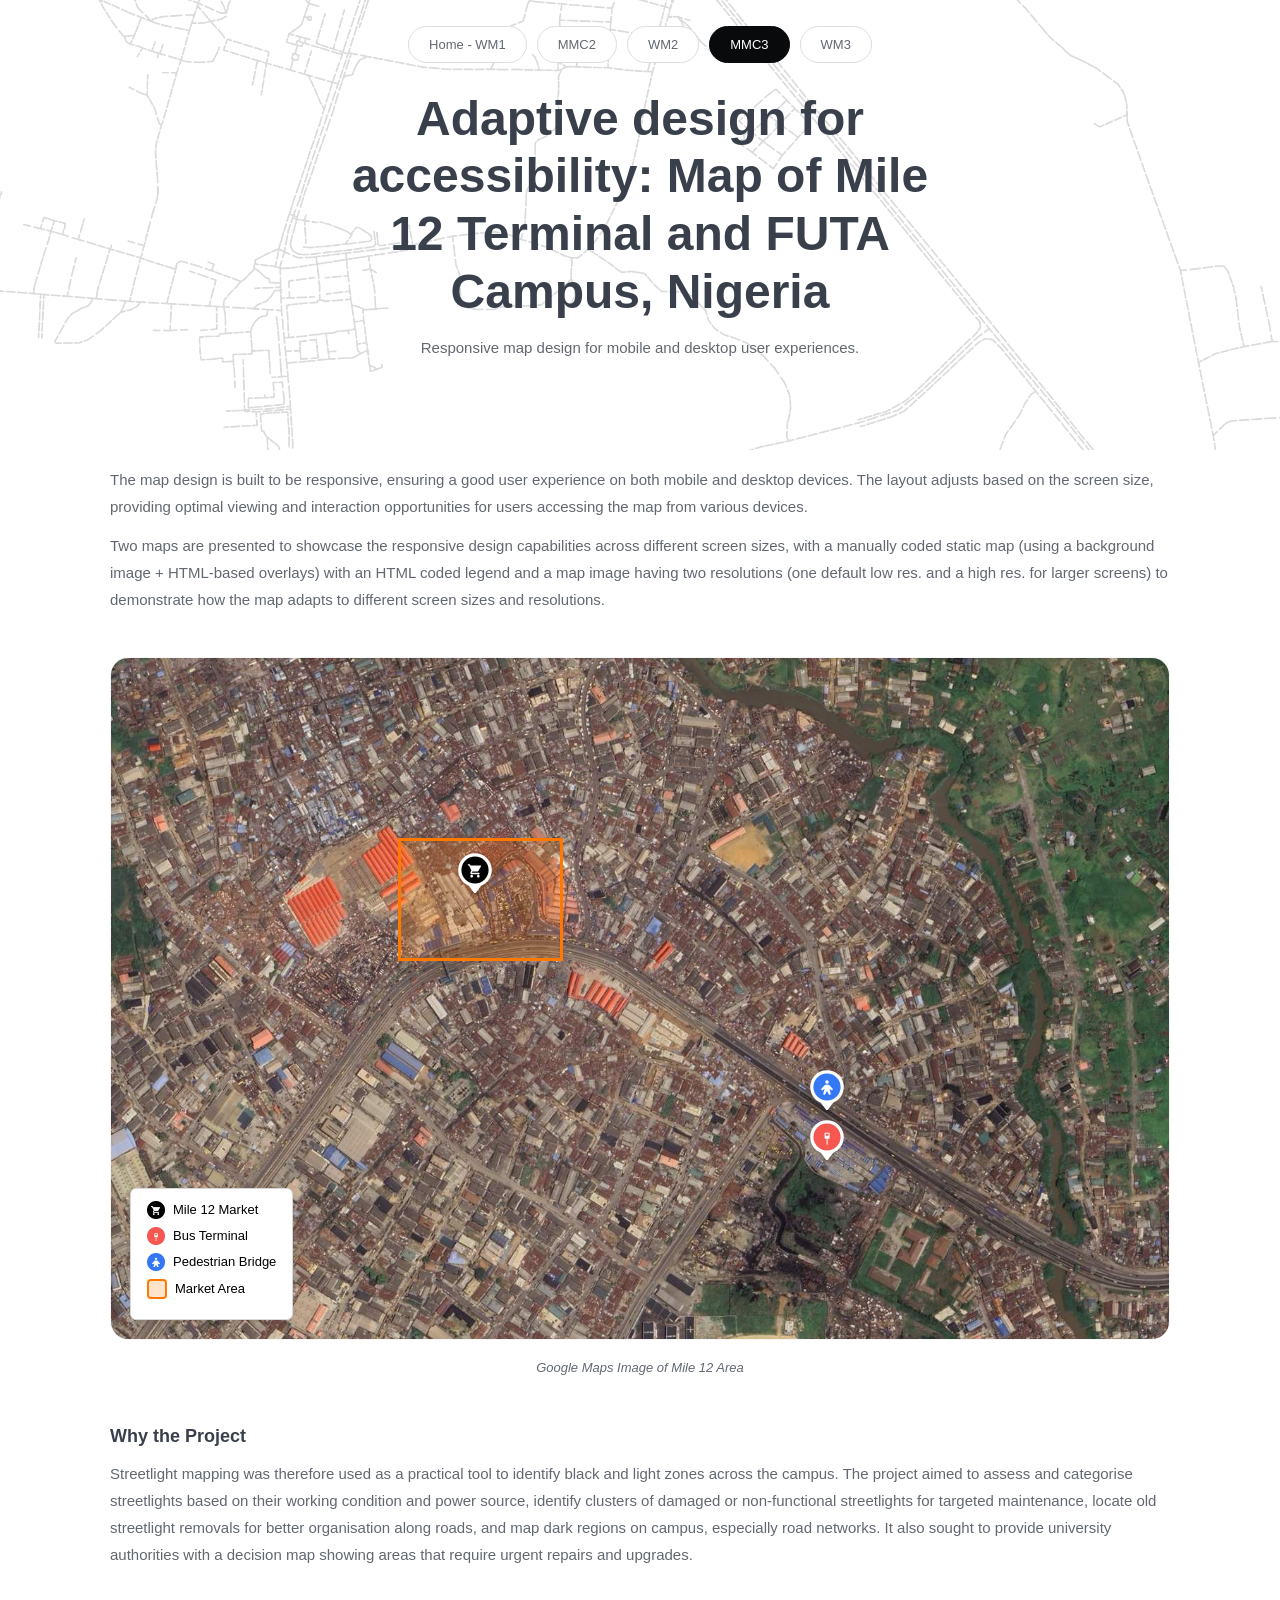
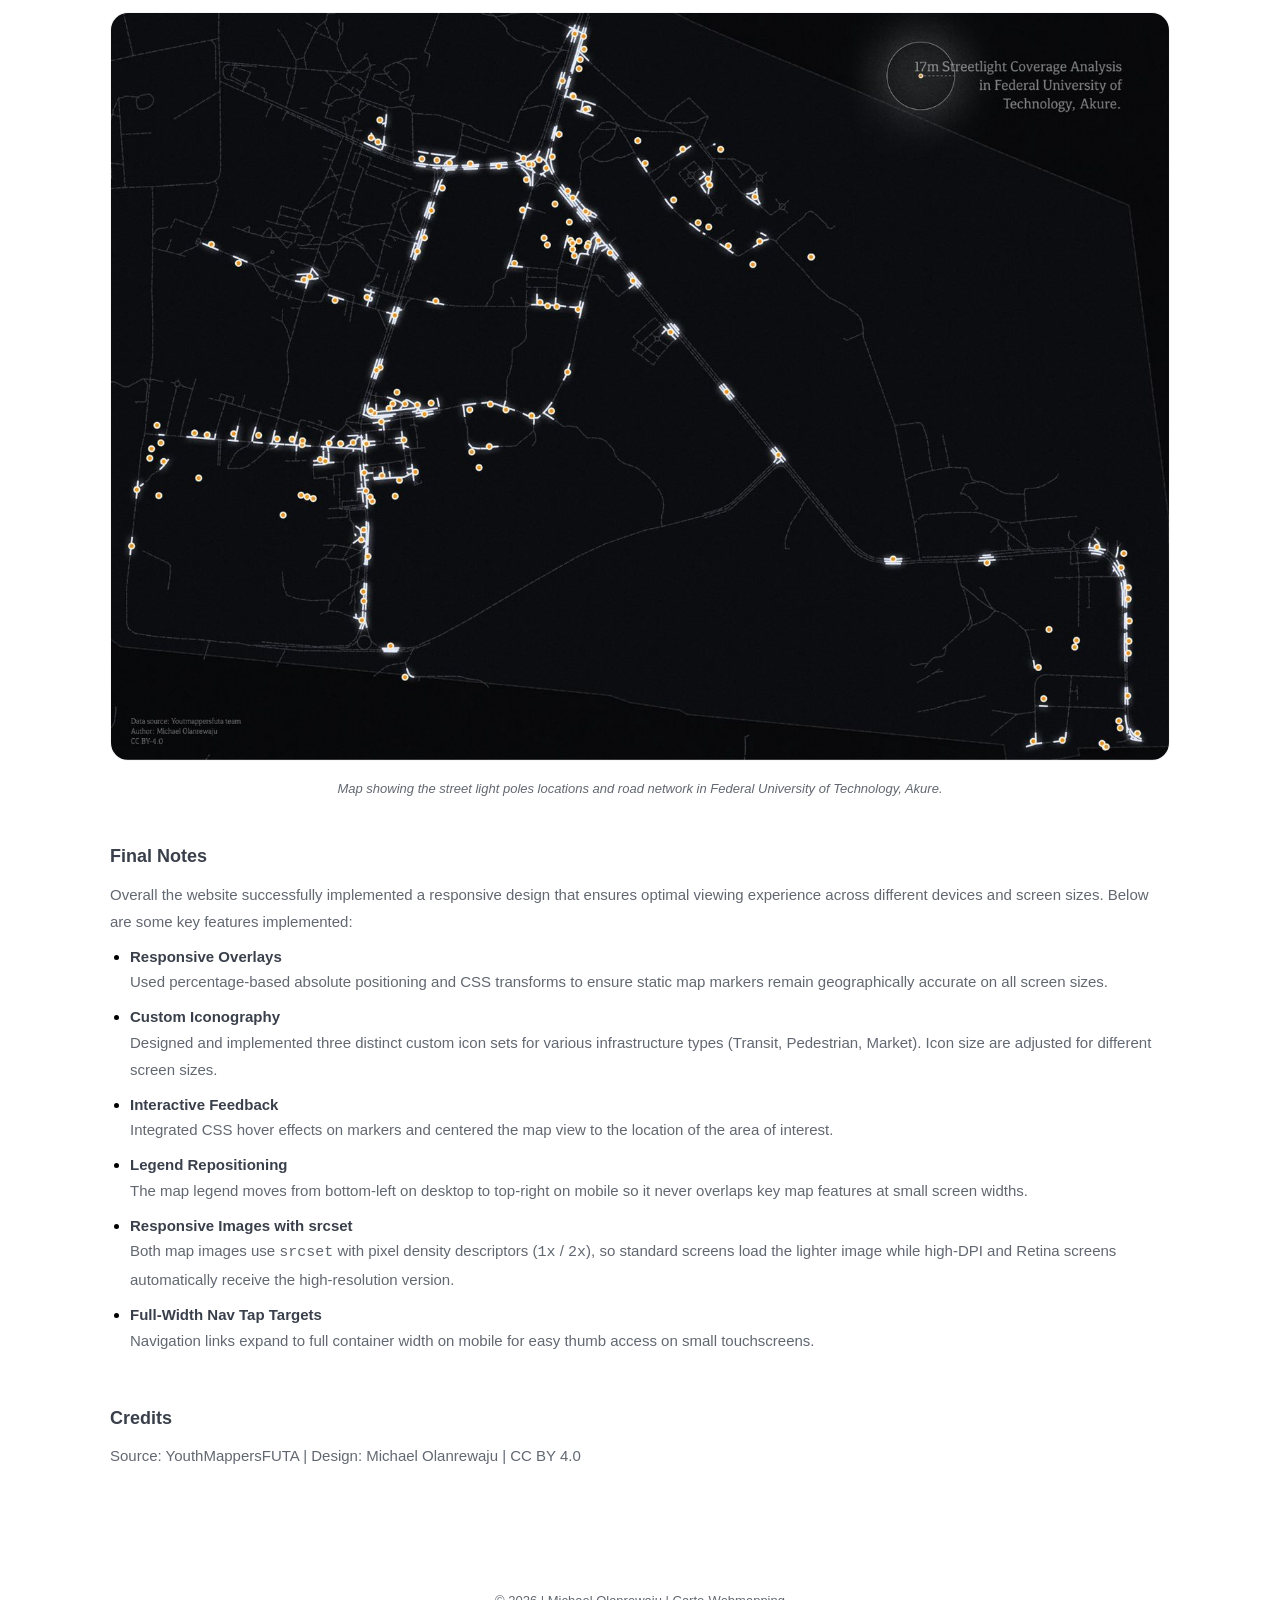
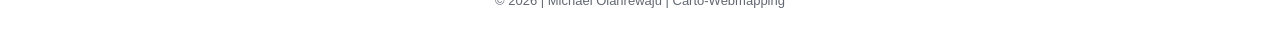
<file: mmc3.html>
<!doctype html>
<html>

<head>
    <meta charset="utf-8" />
    <meta name="viewport" content="width=device-width, initial-scale=1.0" />
    <title>Carto-Webmapping</title>
    <link rel="stylesheet" href="style.css" />
    <link rel="icon" type="image/jpg" href="image/Favicon.png" />
</head>

<body>
    <header>
        <nav class="navigation">
            <ul>
                <li><a href="index.html">Home - WM1</a></li>
                <li><a href="mmc2.html">MMC2</a></li>
                <li><a href="wm2.html">WM2</a></li>
                <li><a href="mmc3.html" class="active">MMC3</a></li>
                <li><a href="wm3.html">WM3</a></li>
            </ul>
        </nav>
    </header>

    <main>

        <!-- Hero section -->
        <section class="hero-index">
            <div class="hero-content">
                <h1>
                    Adaptive design for accessibility: Map of Mile 12 Terminal and FUTA Campus, Nigeria
                </h1>
                <p>
                    Responsive map design for mobile and desktop user experiences.
                </p>
            </div>
        </section>


        <!-- Introduction text -->
        <section class="content-section">
            <div class="container">
                <p>The map design is built to be responsive, ensuring a good user experience on both mobile and desktop
                    devices. The layout adjusts based on the screen size, providing optimal viewing and interaction
                    opportunities for users accessing the map from various devices.</p>
                <p>Two maps are presented to showcase the responsive design capabilities across different screen sizes,
                    with a manually coded static map (using a background image + HTML-based overlays) with an HTML coded
                    legend and a map image having two resolutions (one default low res. and a high res. for larger
                    screens) to demonstrate how the map adapts to different screen sizes and resolutions.</p>
            </div>
        </section>


        <!-- Map with HTML-based overlays -->
        <section class="content-section">
            <div class="map-container">
                <figure>
                    <img src="image/mile-12-termina-1x.jpeg"
                        srcset="image/mile-12-termina-1x.jpeg 1x, image/mile-12-terminal-hd.jpeg 2x"
                        alt="Figure 1: Mile 12 Terminal Area base map" draggable="false">
                    <figcaption>Google Maps Image of Mile 12 Area</figcaption>
                </figure>

                <!-- Point Symbols with Tooltips -->
                <div class="pin-box" style="left: 35%; top: 30%;">
                    <img src="image/markert-pin.svg" class="overlay-point" alt="Market">
                    <span class="tooltip-text">Mile 12 Market</span>
                </div>

                <div class="pin-box" style="left: 67%; top: 60%;">
                    <img src="image/pedestral-pin.svg" class="overlay-point" alt="Bridge">
                    <span class="tooltip-text">Pedestrian Bridge</span>
                </div>

                <div class="pin-box" style="left: 67%; top: 67%;">
                    <img src="image/terminal-pin.svg" class="overlay-point" alt="Terminal">
                    <span class="tooltip-text">Mile 12 Terminal</span>
                </div>

                <!-- Rectangular Area with Tooltip -->
                <div class="overlay-rect">
                    <span class="tooltip-text">Mile 12 Central Market</span>
                </div>

                <!-- Legend -->
                <div class="wm2-legend">
                    <div class="legend-item">
                        <img src="image/marketpng.png" class="map-pin" alt="Mile 12 Market">
                        <span class="wm2-label">Mile 12 Market</span>
                    </div>
                    <div class="legend-item">
                        <img src="image/terminal.png" class="map-pin" alt="Bus Terminal">
                        <span class="wm2-label">Bus Terminal</span>
                    </div>
                    <div class="legend-item">
                        <img src="image/pedestral.png" class="map-pin" alt="Pedestrian Bridge">
                        <span class="wm2-label">Pedestrian Bridge</span>
                    </div>
                    <div class="legend-item">
                        <div
                            style="height:20px; width: 20px; background-color: rgba(255, 120, 0, 0.2); border:2px solid #ff7800; border-radius: 4px;">
                        </div>
                        <span class="wm2-label">Market Area</span>
                    </div>
                </div>

            </div>
        </section>


        <!-- Why the Project section -->
        <section class="content-section">
            <div class="container">
                <h3>Why the Project</h3>
                <p>Streetlight mapping was therefore used as a practical tool to identify black and light zones across
                    the campus. The project aimed to assess and categorise streetlights based on their working condition
                    and power source, identify clusters of damaged or non-functional streetlights for targeted
                    maintenance, locate old streetlight removals for better organisation along roads, and map dark
                    regions on campus, especially road networks. It also sought to provide university authorities with a
                    decision map showing areas that require urgent repairs and upgrades.
                </p>
            </div>
        </section>


        <!-- Responsive Images with srcset -->
        <section class="content-section">
            <div class="map-container">
                <figure>
                    <img src="image/StreetLight-FUTA-1x.jpeg"
                        srcset="image/StreetLight-FUTA-1x.jpeg 1x, image/StreetLight-FUTA-hd.jpeg 2x"
                        alt="Figure 1: Map showing the street light poles locations and road network.">
                    <figcaption>Map showing the street light poles locations and road network in Federal University of
                        Technology, Akure.</figcaption>
                </figure>
            </div>
        </section>


        <!--Final Note Section-->
        <section class="content-section">
            <div class="container">
                <h3>Final Notes</h3>
                <p>Overall the website successfully implemented a responsive design that ensures optimal viewing
                    experience across different devices and screen sizes. Below are some key features implemented:</p>
                <ul>
                    <li>
                        <h4>Responsive Overlays</h4>
                        <p>Used percentage-based absolute positioning and CSS transforms to ensure static map markers
                            remain geographically accurate on all screen sizes.</p>
                    </li>
                    <li>
                        <h4>Custom Iconography</h4>
                        <p>Designed and implemented three distinct custom icon sets for various infrastructure types
                            (Transit, Pedestrian, Market). Icon size are adjusted for different screen sizes.</p>
                    </li>
                    <li>
                        <h4>Interactive Feedback</h4>
                        <p>Integrated CSS hover effects on markers and centered the map view to the location of the area
                            of interest.</p>
                    </li>
                    <li>
                        <h4>Legend Repositioning</h4>
                        <p>The map legend moves from bottom-left on desktop to top-right on mobile so it never overlaps
                            key map features at small screen widths.</p>
                    </li>
                    <li>
                        <h4>Responsive Images with srcset</h4>
                        <p>Both map images use <code>srcset</code> with pixel density descriptors (<code>1x</code> /
                            <code>2x</code>), so standard screens load the lighter image while high-DPI and Retina
                            screens automatically receive the high-resolution version.
                        </p>
                    </li>
                    <li>
                        <h4>Full-Width Nav Tap Targets</h4>
                        <p>Navigation links expand to full container width on mobile for easy thumb access on small
                            touchscreens.</p>
                    </li>
                </ul>
            </div>
        </section>



        <!-- Credits section -->
        <section class="content-section">
            <div class="container">
                <h3>Credits</h3>
                <p>Source: YouthMappersFUTA | Design: Michael Olanrewaju | CC BY 4.0</p>
            </div>
        </section>

    </main>


    <!--Footer section-->
    <footer>
        <div class="footer-content" <p>&copy; 2026 | Michael Olanrewaju | Carto-Webmapping</p>
        </div>
    </footer>

</body>

</html>
</file>
<file: style.css>
/* 1. Global Control Panel */
:root {
  --primary-color: #090a0c;
  --bg-white: #ffffff;
  --bg-subtle: #f6f6f6;
  --text-subtle: #626871;
  --text-dark: #3a404b;
  --text-dark-subtle: #bec1c5;
  --text-muted: #555555;
  --border-default: #dddddd;

  /* Typeface */
  --font-heading: "inter", sans-serif;
  --font-body: "Inter", sans-serif;

  /* Global width for all content */
  --max-width: 1100px;
  --nav-gap: 16px;
  --radius-pill: 32px;
}

/* website smooth scroll*/
html {
  scroll-behavior: smooth;
}


body {
  overflow-x: hidden;
  width: 100%;
}

* {
  margin: 0;
  padding: 0;
  box-sizing: border-box;
}


/* Global Type*/
h1 {
  font-family: var(--font-heading);
  font-size: 36px;
  line-height: 1.2;
  color: var(--text-dark);
  margin-bottom: 16px;
}

h3 {
  font-family: var(--font-heading);
  font-size: 18px;
  line-height: 1.3;
  color: var(--text-dark);
  margin-bottom: 8px;
}

h4 {
  font-family: var(--font-heading);
  font-size: 15px;
  line-height: 1.3;
  color: var(--text-dark);
  margin-bottom: 2px;
}

p {
  font-family: var(--font-body);
  font-size: 15px;
  line-height: 1.6;
  color: var(--text-dark);
  margin-bottom: 12px;
}

/* Global img structure*/
figure img {
  max-width: 100%;
  height: auto;
  /* Keeps the image from looking squashed */
  display: block;
  /* Removes the tiny gap at the bottom of images */
  margin: 0 auto;
  /* Centers the image if it's smaller than the container */
  border-radius: 18px;
  border: 1.5px solid var(--bg-subtle);
  
}
.map-figure img {
  max-width: 100%;
  height: auto;
  /* Keeps the image from looking squashed */
  display: block;
  /* Removes the tiny gap at the bottom of images */
  margin: 0 auto;
  /* Centers the image if it's smaller than the container */
 
  border: none !important;
}

figcaption {
  font-family: var(--font-body);
  text-align: center;
  font-size: 13px;
  color: var(--text-subtle);
  font-style: italic;
  margin-top: 16px;
  /* 16px space between image and caption */
  margin-bottom: 8px;
  /* 8px space before the next paragraph starts */
  line-height: 1.8;
}


/* Navigation menu for pages */
.navigation {
  width: 100%;
  max-width: var(--max-width);
  padding: 0 20px;
  /* Essential for mobile view */
  margin-top: 16px;
  display: block;
  margin-left: auto;
  margin-right: auto;
}



/* Header */
header {
  position: absolute;
  top: 0;
  left: 0;
  width: 100%;
  z-index: 10;
  /* Ensures nav stays on top of the image */
  background: transparent;
  justify-content: center;
  display: flex;
}

/* Navigation */
nav {
  padding: 20px 0;
  width: 100%;
}

/* Navigation styling */
nav ul {
  list-style: none;
  display: flex;
  flex-direction: row;
  flex-wrap: wrap;
  justify-content: center;
  gap: 10px;
  padding: 10px 0;
  width: 100%;
}

nav a {
  font-family: var(--font-body);
  font-weight: 500;
  font-size: 13px;
  text-decoration: none;
  background-color: var(--bg-white);
  color: var(--text-subtle);
  padding: 10px 20px;
  border: 1.5px solid var(--border-default);
  border-radius: var(--radius-pill);
  display: inline-block;
  transition: all 0.2s ease-in-out;
}

/* Navigation button hover state */
nav a:hover {
  border-color: var(--primary-color);
  background-color: var(--bg-subtle);
  color: var(--primary-color);
}

nav a.active {
  background-color: var(--primary-color);
  color: white;
  border-color: var(--primary-color);
}

nav a:active {
  transform: scale(0.96);
}

/* End of Navigation */


/* Hero Section */
.hero-index {
  min-height: 50vh;
  /* Ensures the hero section takes up 50% of the viewport height */
  display: flex;
  align-items: center;
  padding: 60px 0;
  width: 100%;
  background-image: url("image/Road_img.png");
  background-size: 150%;
  background-position: center;
  background-repeat: no-repeat;
}

.hero-content {
  text-align: center;
  /* This centers the H1 and P text */
  width: 100%;
  gap: 16px;
  display: flex;
  flex-direction: column;
}

.hero-content h1 {
  font-family: var(--font-heading);
  font-size: 48px;
  font-weight: 700;
  line-height: 1.2;
  margin-bottom: 24px;
  margin: auto;
  max-width: 50%;
  color: var(--text-dark);
}

.hero-content p {
  font-size: 15px;
  color: var(--text-subtle);
  max-width: 600px;
  margin: 0 auto;
}

/* End of Hero Section */

/* Global width for all content */
.container {
  width: 100%;
  max-width: var(--max-width);
  padding: 0 20px;
  display: block;
  margin-left: auto;
  margin-right: auto;
  position: relative;
}

/* Content section page structure*/
.content-section {
  padding: 16px 0;
  /* Consistent vertical breathing room for all page sections*/
}

/* Global paragraph styling for sections */
.content-section p {
  line-height: 1.8;
  max-width: 100%;
  margin-left: auto;
  margin-right: auto;
  color: var(--text-subtle);
}

.content-section h3 {
  line-height: 1.8;
  max-width: 100%;
  margin-left: auto;
  margin-right: auto;
  color: var(--text-dark);
}

/* End of content section page structure*/


/* Map container */
.map-container {
  position: relative;
  width: 100%;
  margin: 0 auto;
  border-radius: 18px;
  max-width: var(--max-width);
  display: block;
  padding: 0 20px;
}

.map-container figure img {
  width: 100%;
  height: auto;
  display: block;
  border-radius: 18px;
  border: 1.5px solid var(--bg-subtle);
}


#leaflet-map {
  height: 650px;
  width: 100%;
  border-radius: 12px;
  margin-bottom: 20px;
}

.map-container svg {
  width: 100%;
  height: auto;
  display: block;
  border-radius: 18px;
}

/* Map legend */
.map-legend {
  position: absolute;
  bottom: 60px;
  left: 40px;
  background-color: var(--primary-color);
  padding: 12px 16px;
  border-radius: 6px;
  border: 1px solid #343434;
  box-shadow: 0 4px 10px rgba(0, 0, 0, 0.1);
  z-index: 5;
  display: flex;
  flex-direction: column;
  align-items: flex-start;
  text-align: left;
}

.legend {
  position: absolute;
  bottom: 60px;
  right: 40px;
  background-color: var(--primary-color);
  padding: 12px 16px;
  border-radius: 6px;
  border: 1px solid #343434;
  box-shadow: 0 4px 10px rgba(0, 0, 0, 0.1);
  z-index: 5;
  display: flex;
  flex-direction: column;
  align-items: flex-start;
  text-align: left;
}

.wm2-legend {
  position: absolute;
  bottom: 60px;
  left: 40px;
  background-color: var(--bg-white);
  padding: 12px 16px;
  border-radius: 6px;
  border: 1px solid #d7d7d7;
  box-shadow: 0 4px 10px rgba(0, 0, 0, 0.1);
  z-index: 5;
  display: flex;
  flex-direction: column;
  align-items: flex-start;
  text-align: left;
}

.wm2-label {
  font-size: 13px;
  font-family: var(--font-body);
  color: var(--bg-primary);
  font-weight: 500;
  text-align: left;
  align-items: center;
  line-height: 1;
}

.pin-box {
  position: absolute;
  z-index: 10;
  display: block;
}

/* Tooltip styling */
.tooltip-text {
  visibility: hidden;
  position: absolute;
  bottom: 100%;
  left: 50%;
  transform: translateX(-50%);
  background: var(--primary-color);
  color: var(--bg-white);
  font-family: var(--font-body);
  padding: 5px 10px;
  border-radius: 6px;
  font-size: 12px;
  white-space: nowrap;
  opacity: 0;
  transition: opacity 0.3s;
  z-index: 11;
  margin-bottom: 24px;
}

.rect-container1:hover .tooltip-text {
  visibility: visible;
  opacity: 1;
}

/* Show tooltip on hover */
.pin-box:hover .tooltip-text {
  visibility: visible;
  opacity: 1;
}

/* Map legend list styling */
.container ul {
  padding-left: 20px;
  margin-bottom: 16px;
}

/* Map pins */
.overlay-point {
  position: relative;
  width: 48px;
  height: 48px;
  transform: translate(-50%, -50%);
  cursor: pointer;
  z-index: 3;
}

.overlay-point:hover {
  transition: transform 0.5s ease;
  transform: translate(-50%, -50%) scale(1.2);
}

/* Market Area Rectangle */
.overlay-rect {
  position: absolute;
  left: 28%;
  top: 25%;
  width: 15%;
  height: 17%;
  border: 3px solid #ff7800;
  background-color: rgba(255, 120, 0, 0.2);
  z-index: 2;
}

/* Tooltip for the market area rectangle */
.overlay-rect:hover .tooltip-text {
  visibility: visible;
  opacity: 1;
  bottom: 10%;
}

/* Map pin styling */
.map-pin {
  width: 18px;
  height: 18px;
  display: block;
  border: none;
}
.map-pin {
  width: 18px;
  height: 18px;
  display: block;
  border: none;
}
/* Map legend  item structure*/
.legend-item {
  display: flex;
  align-items: center;
  justify-content: flex-start;
  gap: 8px;
  margin-bottom: 8px;
}


/*legend label property */
.label {
  font-size: 13px;
  font-family: var(--font-body);
  color: var(--bg-subtle);
  font-weight: 500;
}

/*legend svg */
.legend-svg {
  width: 18px;
  height: 18px;
  display: block;
  border: none;
}

/* End of Map container */



/* Start of SVG Styling  */
/* Boundary Area Styling (Permanent Override) */
#Boundary_Area path {
  fill: #222732;
  stroke: #7d7d7d;
  stroke-width: 3px;
  transition: all 0.3s ease;
  cursor: pointer;
}

#Boundary_Area:hover path {
  fill-opacity: 0.8;
  stroke: var(--bg-white);
  stroke-width: 5px;
}

/* Light Road Styling */
#Lightroad path {
  fill: none;
  stroke: #eaf0ff;
  stroke-width: 5.29px;
  transition: all 0.3s ease;
  cursor: pointer;
}

#Lightroad:hover path {
  stroke-width: 8px;
  filter: blur(6px);
}

/* 17m Buffer Circle Styling */
#_17m_circle circle {
  fill: #0d0f12;
  fill-opacity: 0.2;
  stroke: var(--bg-white);
  stroke-width: 1px;
  cursor: pointer;
}

#_17m_circle circle:hover {
  fill: #0d0f12;
  fill-opacity: 0.4;
  stroke: var(--bg-white);
  stroke-width: 1.5px;
  filter: blur(2px);
}

/*  SVG Text Labels */
#_17m-text {
  fill: var(--bg-white);
  transition: opacity 0.3s ease;
}

#_17m-text:hover {
  opacity: 1;
  fill: var(--bg-white);
}

/* End of SVG Styling */

/* Styling Hand-Coded Legend */
#map-legend text {
  transition:
    fill 0.3s ease,
    opacity 0.3s ease;
  font-size: 40px;
  font-family: var(--font-body);
}

/* Change look on hover, overriding SVG attribute */
#map-legend:hover text {
  fill: #ffffff;
  /* Overrides the #ababab attribute */
  opacity: 1;
}

#map-legend rect:first-child {
  transition:
  stroke-width 0.3s ease,
  fill-opacity 0.3s ease;
}

#map-legend:hover rect:first-child {
  stroke-width: 8px;
  /* Makes the legend border thicker on hover */
  fill-opacity: 0.95;
}
/* Add this to your stylesheet */
.image-overlay-wrapper {
  position: relative;
  display: block;
  width: 100%;
  height: max-content; /* Ensures it perfectly wraps the image height */
}
#map {
  height: 700px;
  width: 100%;
  border-radius: 18px;
  position: relative;
  }

/* End of styling  Hand-Coded Legend */


/* Responsive Design - Tablet & Mobile */
@media (max-width: 992px) {
  h1 {
    font-size: 38px;
  }

  .hero-content h1 {
    max-width: 80%;
  }

}

@media (max-width: 768px) {

  /* Navigation */
  nav ul {
    list-style: none;
    display: flex;
    flex-direction: row;
    /* Keep them side-by-side */
    flex-wrap: wrap;
    /* This allows items to drop to next line */
    justify-content: center;
    gap: 10px;
    /* Space between the buttons */
    padding: 10px 0;
    width: 100%;
  }

  nav a {
    width: 100%;
    text-align: auto;
  }

  /* Hero Section */
  .hero-index {
    min-height: 60vh;
    padding: 120px 0 40px;
    background-size: cover;
  }

  .hero-content h1 {
    font-size: 24px;
    max-width: 90%;
  }

  .hero-content p {
    font-size: 14px;
    max-width: 90%;
  }

  /* General Typography */
  p {
    font-size: 14px;
    line-height: 1.7;
  }

  h3 {
    font-size: 17px;
  }

  /* Container Spacing */
  .navigation {
    padding: 0 16px;
  }

  
  /* Tooltip */
  .tooltip-text {
    font-size: 11px;
    padding: 4px 8px;
  }

  /* Market Area Rectangle */
  .overlay-rect {
    border-width: 2px;
  }

  /* Mobile Legend */
  .wm2-legend {
    bottom: 48px;
    left: 28px;
    top: auto;
    right: auto;
    padding: 10px 12px;
    gap: 8px;
  }

  .overlay-point {
  position: relative;
  height: 24px;
  max-width: 24px !important;
 }

  /* Legend Items */
  .legend-item {
    display: flex;
    align-items: center;
    gap: 6px;
    margin-bottom: 0;
    justify-content: flex-start;
  }

  #map {
    height: 500px;
  }

  /* Legend Labels */
  .wm2-label {
    font-size: 11px;
    white-space: nowrap;
  }

  /* Legend Icons */
  .map-pin,
  .legend-svg {
    width: 14px;
    height: 14px;
  }

  /* Footer */
  footer {
    margin-top: 40px;
  }
}


/* Footer styling */
footer {
  width: 100%;
  background-color: var(--bg-white);
  color: var(--text-subtle);
  font-size: 13px;
  padding: 16px 0;
  /* Plenty of space at the bottom */
  margin-top: 80px;
}

.footer-content {
  font-family: var(--font-body);
  display: flex;
  flex-direction: column;
  /* Stacks items vertically */
  align-items: center;
  /* Centers items horizontally */
  text-align: center;
  /* Centers the text inside the items */
  gap: 20px;
}
</file>
